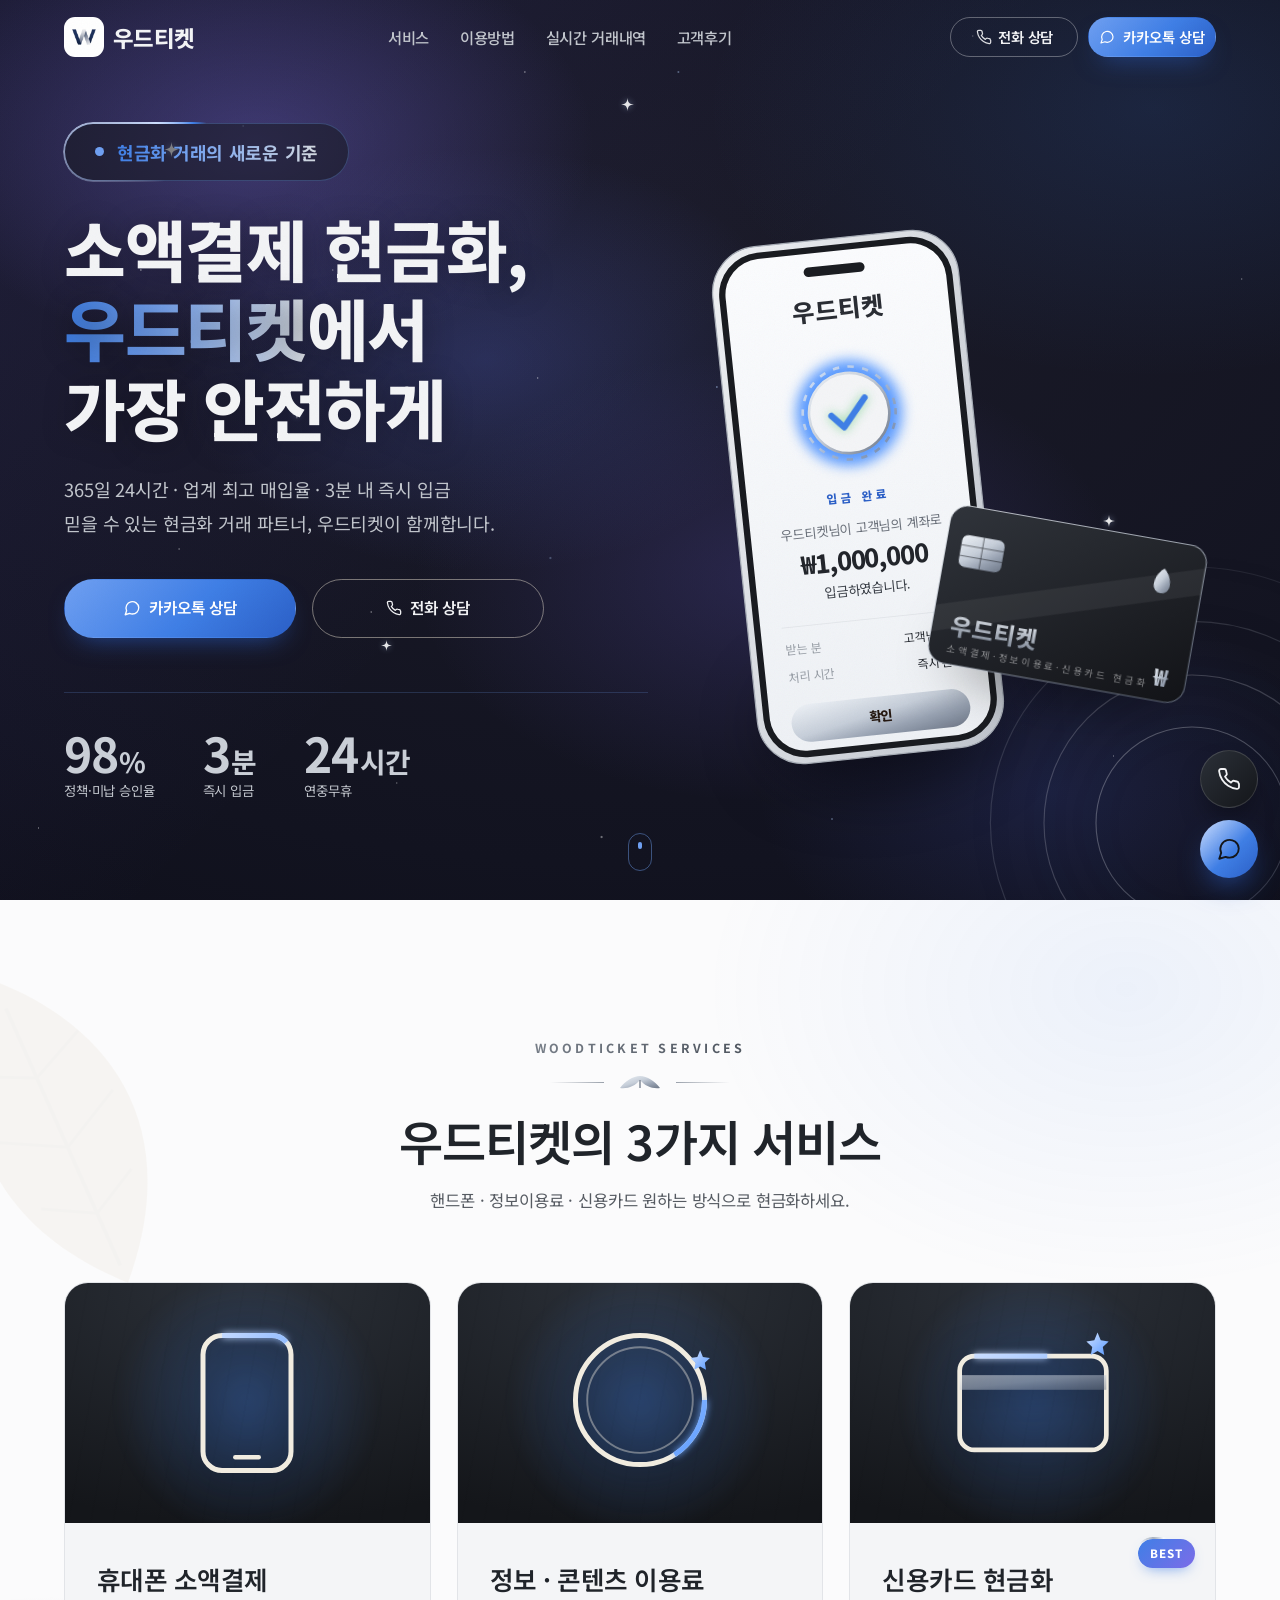
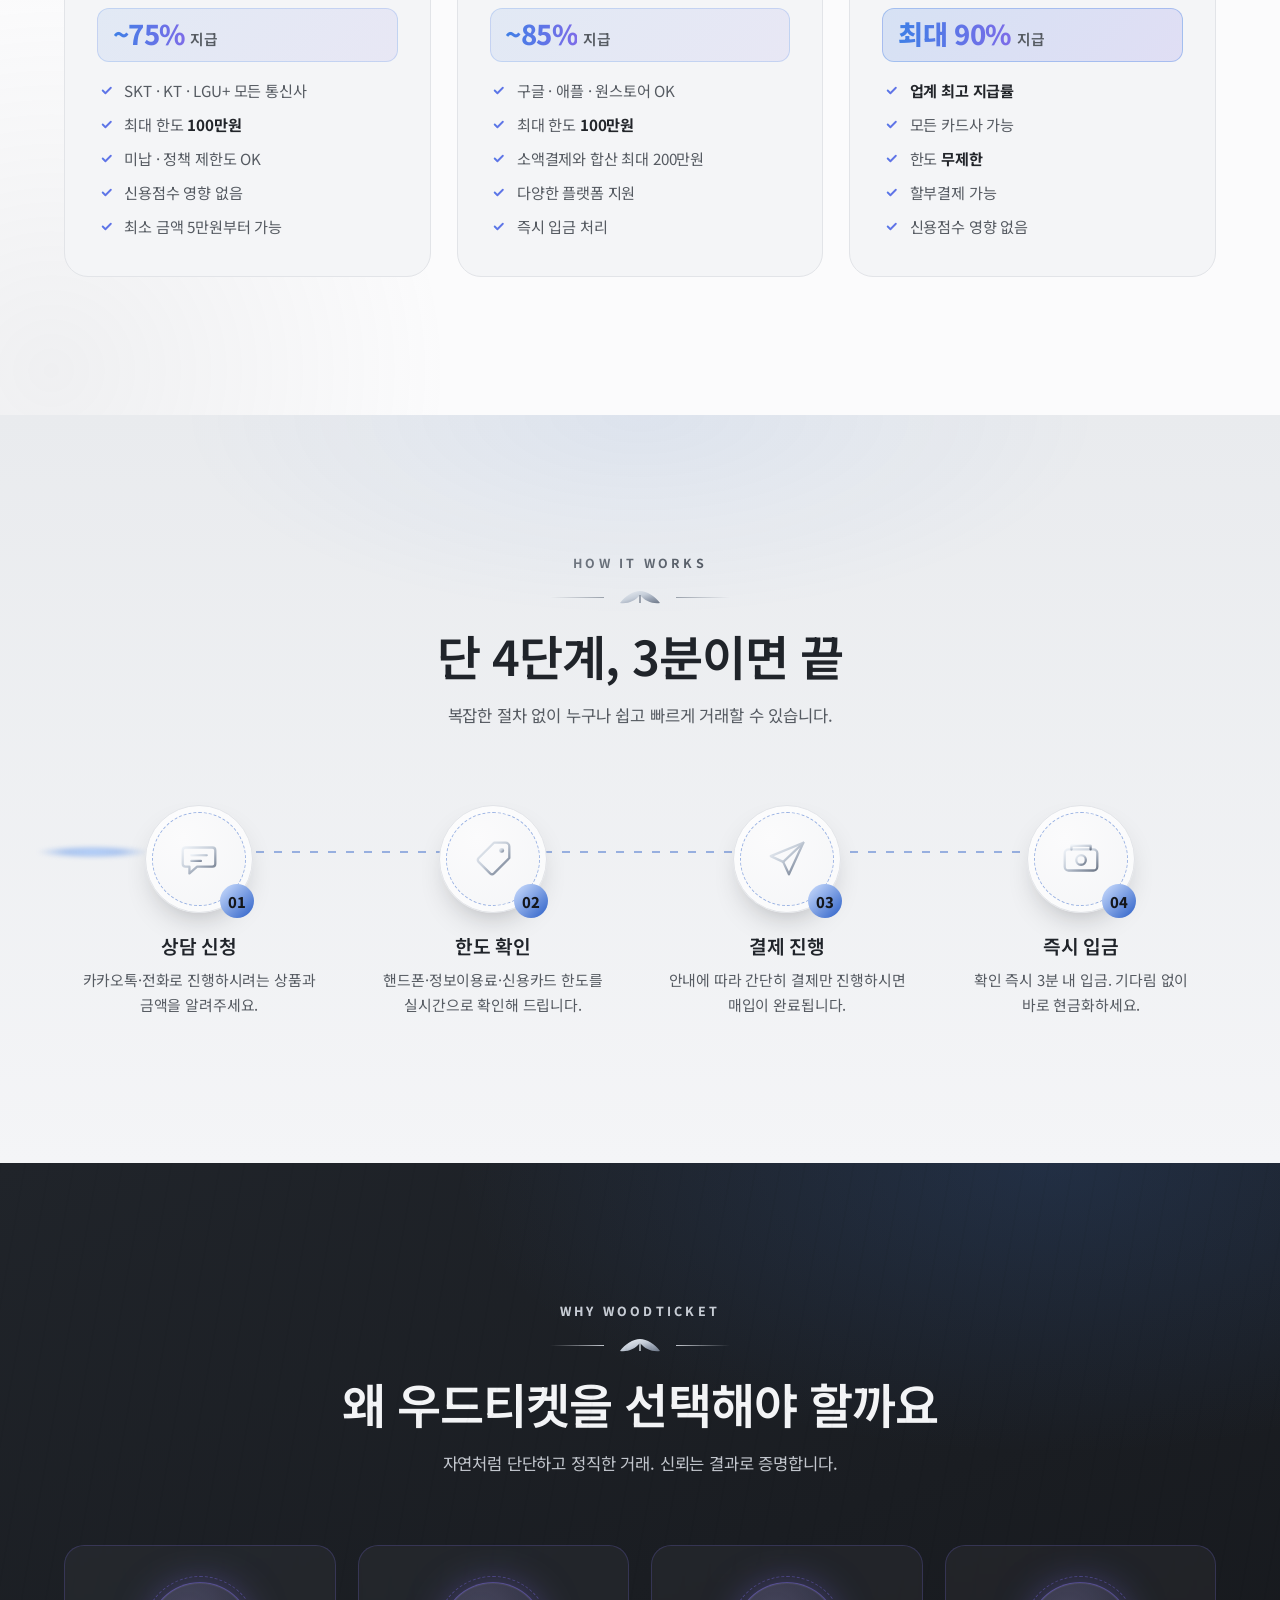
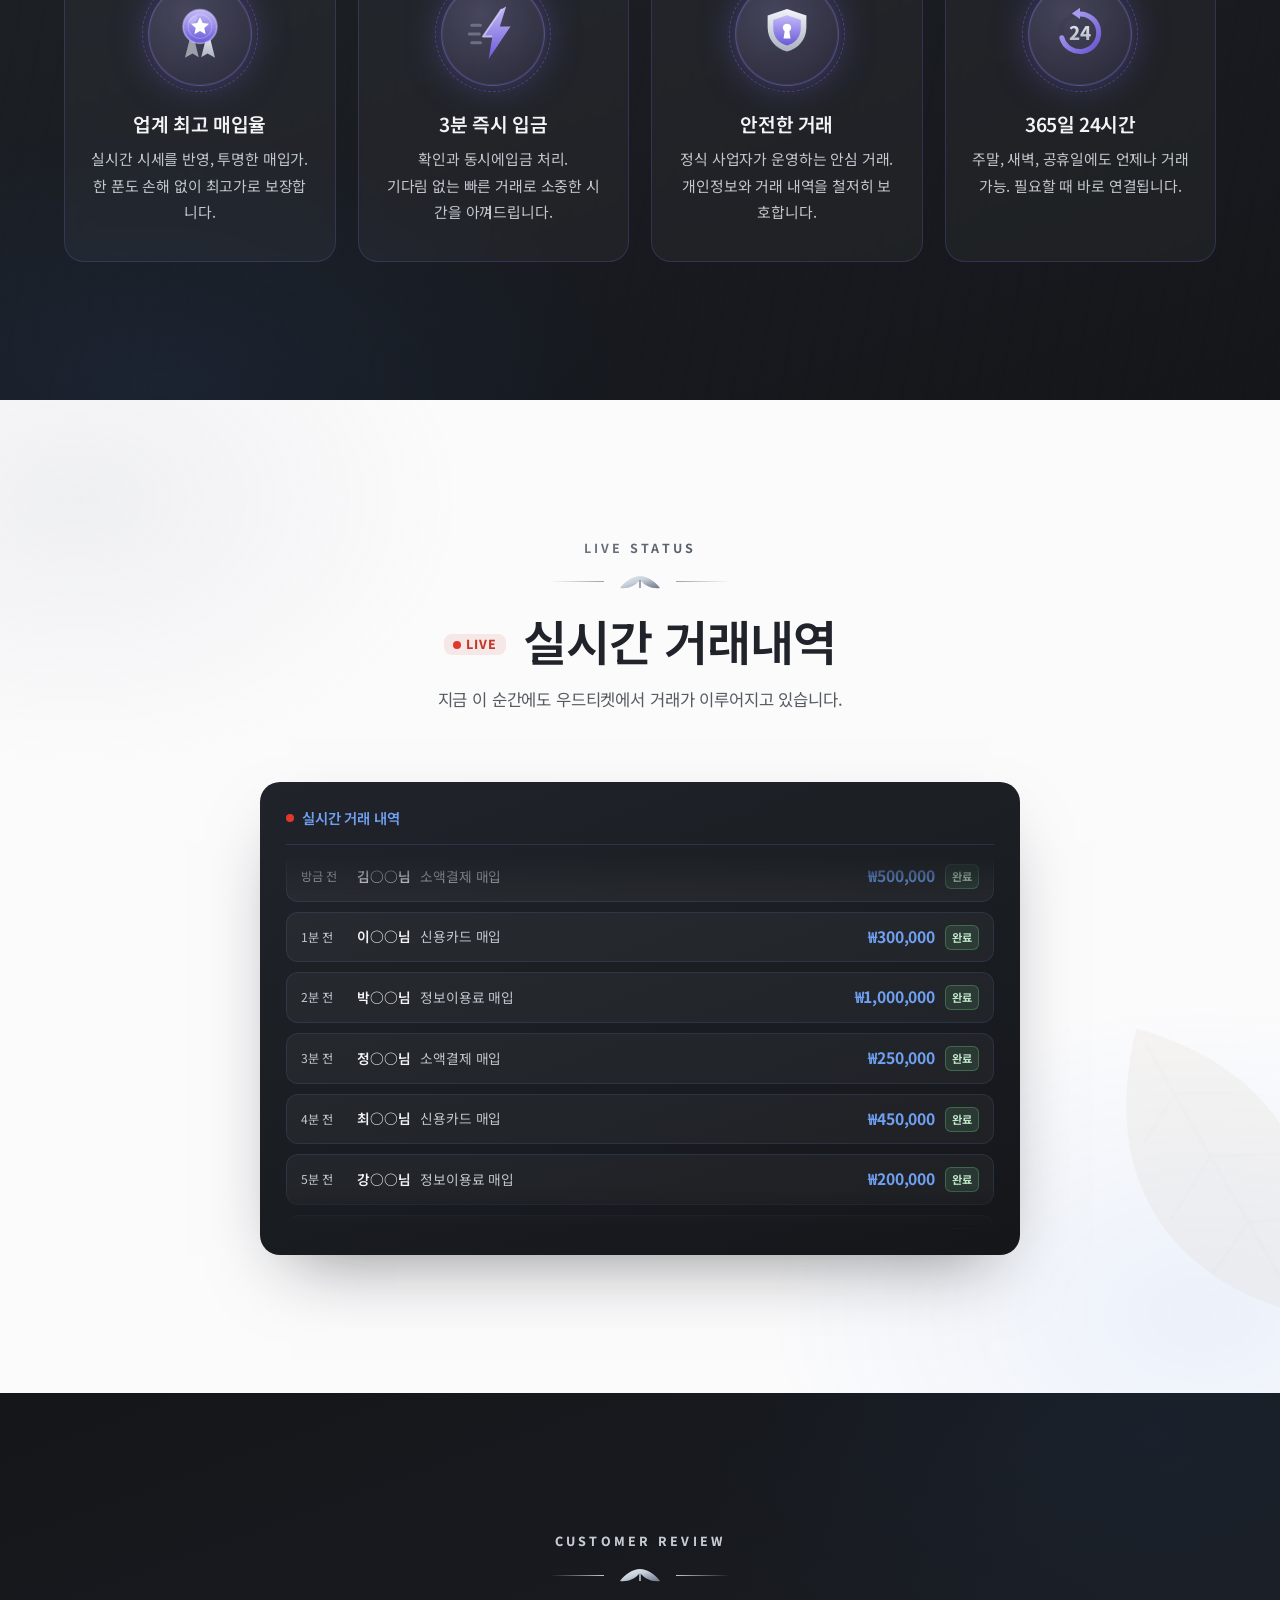
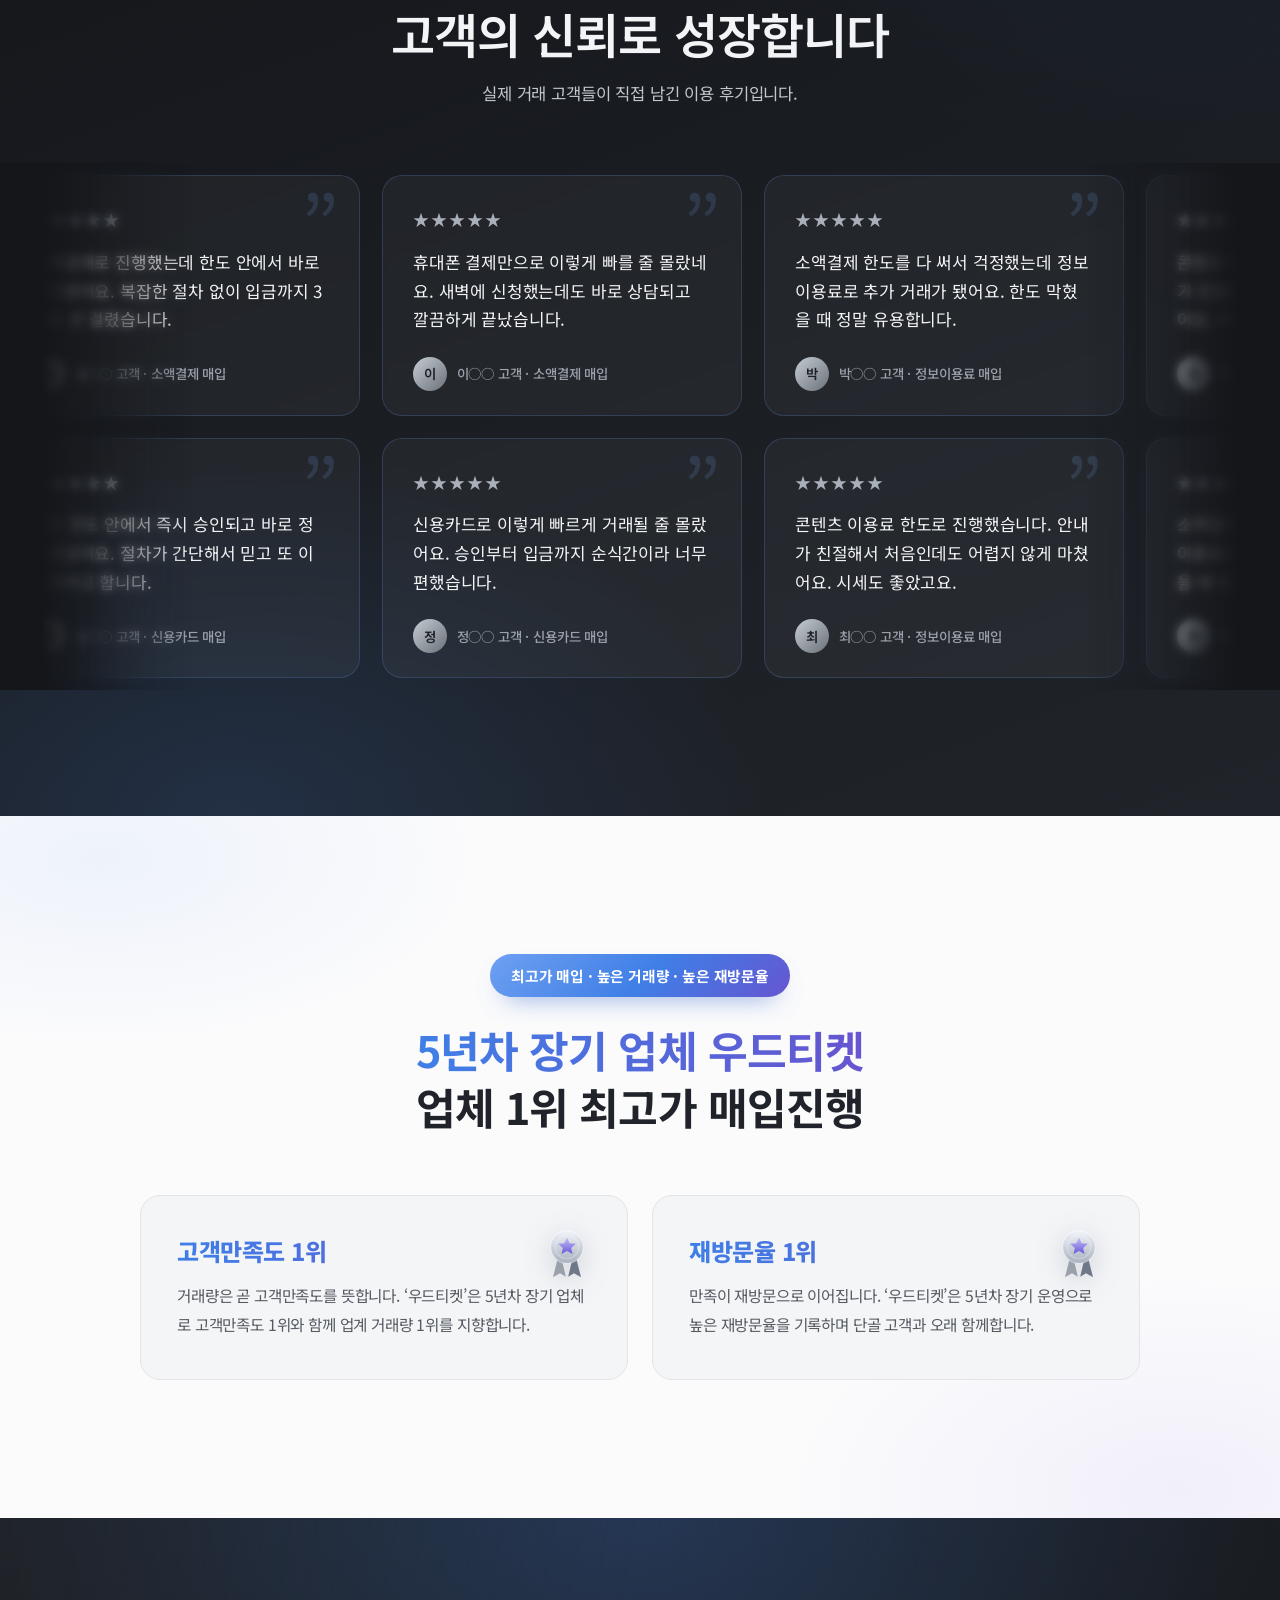
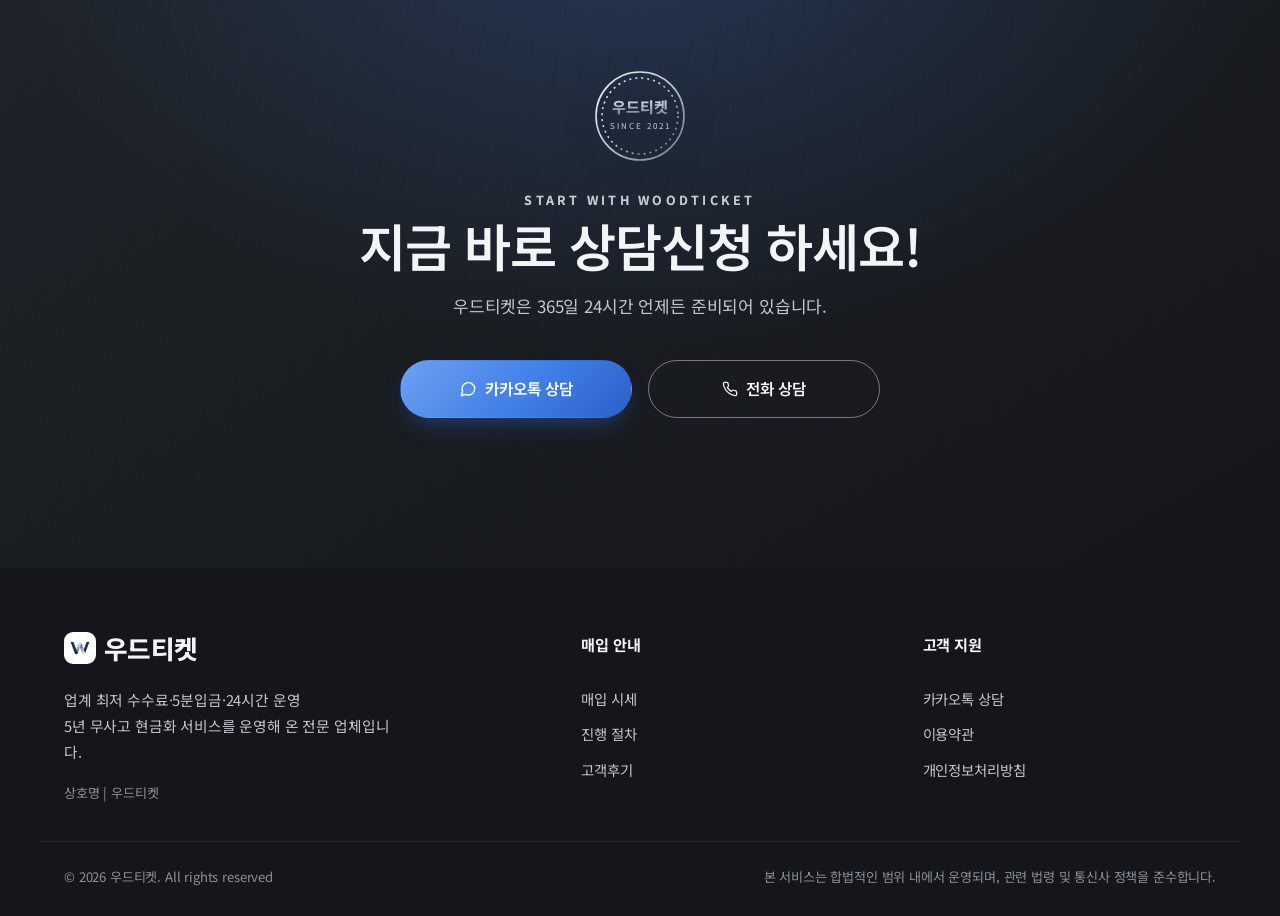
<file: index.html>
<!DOCTYPE html>
<html lang="ko">
<head>
  <!-- Google Tag Manager -->
<script>(function(w,d,s,l,i){w[l]=w[l]||[];w[l].push({'gtm.start':
new Date().getTime(),event:'gtm.js'});var f=d.getElementsByTagName(s)[0],
j=d.createElement(s),dl=l!='dataLayer'?'&l='+l:'';j.async=true;j.src=
'https://www.googletagmanager.com/gtm.js?id='+i+dl;f.parentNode.insertBefore(j,f);
})(window,document,'script','dataLayer','GTM-526XDRSH');</script>
<!-- End Google Tag Manager -->

  <!-- Google tag (gtag.js) -->
<script async src="https://www.googletagmanager.com/gtag/js?id=G-Q629JWM1JV"></script>
<script>
  window.dataLayer = window.dataLayer || [];
  function gtag(){dataLayer.push(arguments);}
  gtag('js', new Date());

  gtag('config', 'G-Q629JWM1JV');
</script>
  
<meta charset="UTF-8" />
<meta name="viewport" content="width=device-width, initial-scale=1.0" />
<title>소액결제·정보이용료·신용카드 현금화 서비스 | 2026 최신 트렌드 반영, 현금화 방법, 5년 무사고 현금화 업체. </title>
<meta name="description" content="핸드폰·정보이용료·신용카드로 소액결제 현금화가 가능합니다. 365일 24시간 업계 최고 매입율, 3분 내 즉시 입금. 믿을 수 있는 소액결제 현금화 파트너." />
<meta name="keywords" content="소액결제 현금화, 정보이용료 현금화, 신용카드 현금화, 상품권 현금화" />
<meta name="robots" content="index,follow,max-image-preview:large" />
<link rel="canonical" href="https://www.wd-24.com/" />
<link rel="icon" type="image/jpeg" sizes="32x32" href="images/favicon-32x32.jpg" />
<link rel="icon" type="image/jpeg" sizes="16x16" href="images/favicon-16x16.jpg" />
<link rel="apple-touch-icon" sizes="180x180" href="images/apple-touch-icon.jpg" />
<link rel="shortcut icon" href="images/favicon.ico" />
<meta property="og:type" content="website" /><meta property="og:title" content="소액결제·정보이용료·신용카드 현금화 서비스| 정책·미납 해결,2026 현금화 서비스" /><meta property="og:description" content="핸드폰·정보이용료·신용카드 매입. 365일 24시간, 업계 최고 매입율과 3분 내 즉시 입금." /><meta property="og:url" content="https://www.www.wd-24.com/" /><meta property="og:locale" content="ko_KR" /><meta name="twitter:card" content="summary_large_image" />
<link rel="preconnect" href="https://fonts.googleapis.com" /><link rel="preconnect" href="https://fonts.gstatic.com" crossorigin />
<link href="https://fonts.googleapis.com/css2?family=Noto+Sans+KR:wght@400;500;700;800;900&display=swap" rel="stylesheet" />
<link rel="stylesheet" href="css/style.css" />
<script type="application/ld+json">
{"@context":"https://schema.org","@type":"LocalBusiness","name":"우드티켓","description":"소액결제 현금화 전문 서비스","url":"https://www.wd-24.com/","telephone":"010-0000-0000","openingHours":"Mo-Su 00:00-24:00","priceRange":"₩₩"}
</script>
<style id="wt-loader-style">

.scene{position:fixed;inset:0;overflow:hidden;background:#04040a;z-index:99999}
#warp{position:absolute;inset:0;z-index:1}
.l{position:absolute;inset:0;pointer-events:none}

/* 중앙 진행 원 */
.hub{position:absolute;left:50%;top:50%;transform:translate(-50%,-50%);z-index:5;
  width:min(280px,58vw);aspect-ratio:1/1;display:grid;place-items:center}
.hub svg{position:absolute;inset:0;width:100%;height:100%;transform:rotate(-90deg)}
.hub .track{fill:none;stroke:rgba(160,185,255,.16);stroke-width:2}
.hub .glow{fill:none;stroke:url(#g);stroke-width:8;stroke-linecap:round;opacity:.55;
  stroke-dasharray:var(--c);stroke-dashoffset:var(--c)}
.hub .bar{fill:none;stroke:url(#g);stroke-width:4.5;stroke-linecap:round;
  stroke-dasharray:var(--c);stroke-dashoffset:var(--c)}
.scene.run .hub .glow,.scene.run .hub .bar{animation:fill 1.5s cubic-bezier(.4,0,.5,1) forwards}
@keyframes fill{to{stroke-dashoffset:0}}
@keyframes hubGlow{0%,100%{opacity:.7;transform:scale(.95)}50%{opacity:1;transform:scale(1.08)}}


.cap{position:absolute;left:0;right:0;bottom:12%;z-index:7;text-align:center;
  color:rgba(170,182,210,.8);font-size:.84rem;letter-spacing:.16em;font-weight:300}
.cap .brand{font-weight:700;font-size:1.05rem;letter-spacing:.24em;display:block;margin-bottom:.5rem;
  background:linear-gradient(90deg,#cfe0ff,#9a8ef0);-webkit-background-clip:text;background-clip:text;-webkit-text-fill-color:transparent;color:transparent}

/* 비네팅(가장자리만 살짝 어둡게 → 워프 깊이감) */
.vignette{z-index:3;background:radial-gradient(140% 120% at 50% 50%,transparent 62%,rgba(4,4,10,.32) 100%)}

.scene.boom .hub,.scene.boom .pct,.scene.boom .cap{animation:fade .35s ease forwards}
@keyframes fade{to{opacity:0}}
.scene.done{animation:reveal .5s ease forwards}
@keyframes reveal{to{opacity:0;visibility:hidden}}

@media (prefers-reduced-motion:reduce){.scene.run .hub .bar{animation-duration:.01ms!important}}

</style>
</head>
<body>
  <!-- Google Tag Manager (noscript) -->
<noscript><iframe src="https://www.googletagmanager.com/ns.html?id=GTM-526XDRSH"
height="0" width="0" style="display:none;visibility:hidden"></iframe></noscript>
<!-- End Google Tag Manager (noscript) -->
<div class="scene" id="scene">
  <canvas id="warp"></canvas>

  <div class="hub">
    <svg viewBox="0 0 200 200">
      <defs>
        <filter id="soft" x="-50%" y="-50%" width="200%" height="200%">
          <feGaussianBlur stdDeviation="3.4"/>
        </filter>
        <linearGradient id="g" x1="0" y1="0" x2="1" y2="1" gradientUnits="userSpaceOnUse">
          <stop offset="0" stop-color="#9ad0ff"/>
          <stop offset=".35" stop-color="#cfe0ff"/>
          <stop offset=".5" stop-color="#ffffff"/>
          <stop offset=".65" stop-color="#dfeaff"/>
          <stop offset="1" stop-color="#b3a8f5"/>
          <animateTransform attributeName="gradientTransform" type="rotate"
            from="0 100 100" to="360 100 100" dur="3.2s" repeatCount="indefinite"/>
        </linearGradient>
      </defs>
      <circle class="track" cx="100" cy="100" r="92"/>
      <circle class="glow" cx="100" cy="100" r="92" filter="url(#soft)"/>
      <circle class="bar" cx="100" cy="100" r="92"/>
    </svg>
  </div>
  <div class="cap"><span class="brand">WOODTICKET</span></div>

  <div class="l vignette"></div>
</div>


<svg width="0" height="0" style="position:absolute" aria-hidden="true"><defs>
  <linearGradient id="foil" x1="0" y1="0" x2="1" y2="1"><stop offset="0" stop-color="#eef2f7"/><stop offset=".45" stop-color="#c6ced9"/><stop offset=".7" stop-color="#99a3b3"/><stop offset="1" stop-color="#6e7888"/></linearGradient>
  <linearGradient id="foilV" x1="0" y1="0" x2="0" y2="1"><stop offset="0" stop-color="#eef2f7"/><stop offset="1" stop-color="#6e7888"/></linearGradient>
  <linearGradient id="foilB" x1="0" y1="0" x2="1" y2="1"><stop offset="0" stop-color="#cfe0ff"/><stop offset="1" stop-color="#5b9bff"/></linearGradient>
  <linearGradient id="periw" x1="0" y1="0" x2="1" y2="1"><stop offset="0" stop-color="#b3a8f5"/><stop offset="1" stop-color="#6655d0"/></linearGradient>
  <linearGradient id="periwV" x1="0" y1="0" x2="0" y2="1"><stop offset="0" stop-color="#c4baf9"/><stop offset="1" stop-color="#6a5ad8"/></linearGradient>
  <linearGradient id="silv" x1="0" y1="0" x2="0" y2="1"><stop offset="0" stop-color="#f1f3f8"/><stop offset="1" stop-color="#aab2c0"/></linearGradient>
  <filter id="glow" x="-60%" y="-60%" width="220%" height="220%"><feGaussianBlur stdDeviation="2.4" result="b"/><feMerge><feMergeNode in="b"/><feMergeNode in="SourceGraphic"/></feMerge></filter>
</defs></svg>

<div class="grain" aria-hidden="true"></div>

<header class="site-header" id="header">
  <div class="container header-inner">
    <a href="#hero" class="brand" aria-label="우드티켓 홈"><span class="brand-mark" aria-hidden="true"><img class="brand-w" src="images/logo-mark.jpg" alt="" width="40" height="40" /></span><span class="brand-text">우드티켓</span></a>
    <div class="header-menu" id="headerMenu">
      <nav class="nav" id="nav" aria-label="주요 메뉴"><a href="#items">서비스</a><a href="#how">이용방법</a><a href="#live">실시간 거래내역</a><a href="#review">고객후기</a></nav>
      <div class="header-actions">
        <a href="tel:01000000000" data-phone class="header-phone"><svg viewBox="0 0 24 24" width="16" height="16" fill="none" stroke="currentColor" stroke-width="1.9" stroke-linecap="round" stroke-linejoin="round"><path d="M22 16.9v3a2 2 0 0 1-2.2 2 19.8 19.8 0 0 1-8.6-3.1 19.5 19.5 0 0 1-6-6 19.8 19.8 0 0 1-3.1-8.6A2 2 0 0 1 4.1 2h3a2 2 0 0 1 2 1.7c.1.9.3 1.8.6 2.6a2 2 0 0 1-.5 2.1L8 9.6a16 16 0 0 0 6 6l1.2-1.2a2 2 0 0 1 2.1-.5c.8.3 1.7.5 2.6.6a2 2 0 0 1 1.7 2Z"/></svg>전화 상담</a>
        <a href="#contact" data-kakao class="btn btn-gold header-cta"><svg viewBox="0 0 24 24" width="16" height="16" fill="none" stroke="currentColor" stroke-width="1.8" stroke-linecap="round" stroke-linejoin="round"><path d="M21 11.5a8.38 8.38 0 0 1-8.5 8.5 8.5 8.5 0 0 1-3.6-.8L3 21l1.8-5.4A8.5 8.5 0 1 1 21 11.5Z"/></svg>카카오톡 상담</a>
      </div>
    </div>
    <button class="nav-toggle" id="navToggle" aria-label="메뉴 열기" aria-expanded="false" aria-controls="headerMenu"><span></span><span></span><span></span></button>
  </div>
</header>

<main>
<section class="hero" id="hero">
  <div class="hero-bg" aria-hidden="true"></div>
  <div class="container hero-grid">
    <div class="hero-copy">
      <p class="eyebrow reveal"><span class="dot"></span><span class="eyebrow-txt"> 현금화 거래의 새로운 기준</p>
      <h1 class="hero-title reveal">소액결제 현금화,<br /><span class="accent">우드티켓</span>에서<br class="br-mo" /> <br class="br-pc" />가장 안전하게</h1>
      <p class="hero-sub reveal">365일 24시간 · 업계 최고 매입율 · 3분 내 즉시 입금 <br class="br-pc" />믿을 수 있는 현금화 거래 파트너, 우드티켓이 함께합니다.</p>
      <div class="hero-cta reveal"><a href="#contact" data-kakao class="btn btn-gold"><svg viewBox="0 0 24 24" width="18" height="18" fill="none" stroke="currentColor" stroke-width="1.8" stroke-linecap="round" stroke-linejoin="round"><path d="M21 11.5a8.38 8.38 0 0 1-8.5 8.5 8.5 8.5 0 0 1-3.6-.8L3 21l1.8-5.4A8.5 8.5 0 1 1 21 11.5Z"/></svg>카카오톡 상담</a><a href="tel:01000000000" data-phone class="btn btn-ghost light"><svg viewBox="0 0 24 24" width="16" height="16" fill="none" stroke="currentColor" stroke-width="1.9" stroke-linecap="round" stroke-linejoin="round"><path d="M22 16.9v3a2 2 0 0 1-2.2 2 19.8 19.8 0 0 1-8.6-3.1 19.5 19.5 0 0 1-6-6 19.8 19.8 0 0 1-3.1-8.6A2 2 0 0 1 4.1 2h3a2 2 0 0 1 2 1.7c.1.9.3 1.8.6 2.6a2 2 0 0 1-.5 2.1L8 9.6a16 16 0 0 0 6 6l1.2-1.2a2 2 0 0 1 2.1-.5c.8.3 1.7.5 2.6.6a2 2 0 0 1 1.7 2Z"/></svg>전화 상담</a></div>
      <ul class="hero-stats reveal" aria-label="핵심 지표"><li><strong><b data-count="98">0</b><i>%</i></strong><span>정책·미납 승인율</span></li><li><strong><b data-count="3">0</b><i>분</i></strong><span>즉시 입금</span></li><li><strong><b data-count="24">0</b><i>시간</i></strong><span>연중무휴</span></li></ul>
    </div>
    <div class="hero-visual reveal" aria-hidden="true">
      <div class="hero-stage">
        <svg class="hero-rings" viewBox="0 0 600 600"><g fill="none" stroke="url(#foil)" stroke-width="1.4"><circle cx="300" cy="300" r="120" opacity=".3"/><circle cx="300" cy="300" r="185" opacity=".22"/><circle cx="300" cy="300" r="252" opacity=".15"/><circle cx="300" cy="300" r="320" opacity=".09"/></g></svg>
        <div class="swirl"><span class="p" style="--a0:0deg;--m:1.05;--dl:0.0s"></span><span class="p" style="--a0:36deg;--m:0.8;--dl:0.42s"></span><span class="p" style="--a0:72deg;--m:1.12;--dl:0.84s"></span><span class="p" style="--a0:108deg;--m:0.7;--dl:1.26s"></span><span class="p" style="--a0:144deg;--m:0.95;--dl:1.68s"></span><span class="p" style="--a0:180deg;--m:1.18;--dl:2.1s"></span><span class="p" style="--a0:216deg;--m:0.85;--dl:2.52s"></span><span class="p" style="--a0:252deg;--m:1.0;--dl:2.94s"></span><span class="p" style="--a0:288deg;--m:0.75;--dl:3.36s"></span><span class="p" style="--a0:324deg;--m:1.1;--dl:3.78s"></span></div>
        <div class="hero-device"><div class="phone-wrap"><svg class="phone-svg" viewBox="0 0 250 500" role="img" aria-label="입금 완료 알림">
  <defs>
    <linearGradient id="phFrame" x1="0" y1="0" x2="1" y2="1"><stop offset="0" stop-color="#eff1f4"/><stop offset="1" stop-color="#c0c5cd"/></linearGradient>
    <linearGradient id="phScreenW" x1="0" y1="0" x2="0" y2="1"><stop offset="0" stop-color="#fbfcfe"/><stop offset="1" stop-color="#eef1f5"/></linearGradient>
  </defs>
  <rect x="8" y="4" width="234" height="492" rx="44" fill="url(#phFrame)" stroke="#a7adb6" stroke-width="1.2"/>
  <rect x="14" y="10" width="222" height="480" rx="40" fill="#191b20"/>
  <rect x="20" y="16" width="210" height="468" rx="34" fill="url(#phScreenW)"/>
  <rect x="96" y="29" width="58" height="9" rx="4.5" fill="#1b1d22"/>
  <text x="125" y="80" text-anchor="middle" font-family='Noto Sans KR',sans-serif font-size="23" font-weight="800" fill="#2a2d34" letter-spacing="1">우드티켓</text>
  <g transform="translate(125,170)">
    <circle class="chk-halo" r="50" fill="#5b9bff"/>
    <circle r="38" fill="#f4f5f7" stroke="url(#foil)" stroke-width="2.5"/>
    <circle class="chk-ring" r="44" fill="none" stroke="url(#foil)" stroke-width="2.5" stroke-dasharray="6 8" opacity=".75"/>
    <path class="chk-mark" d="M-17 1 l11 12 l22 -26" fill="none" stroke="#3f7fe6" stroke-width="6" stroke-linecap="round" stroke-linejoin="round"/>
  </g>
  <text x="125" y="254" text-anchor="middle" font-family='Noto Sans KR',sans-serif font-size="11" font-weight="800" letter-spacing="3" fill="#2b5fc7">입금 완료</text>
  <text x="125" y="284" text-anchor="middle" font-family='Noto Sans KR',sans-serif font-size="12.5" fill="#6b717b">우드티켓님이 고객님의 계좌로</text>
  <text x="125" y="318" text-anchor="middle" font-family='Noto Sans KR',sans-serif font-size="24" font-weight="800" letter-spacing="-1" fill="#22252b">₩1,000,000</text>
  <text x="125" y="342" text-anchor="middle" font-family='Noto Sans KR',sans-serif font-size="12.5" fill="#3a3f47">입금하였습니다.</text>
  <line x1="40" y1="366" x2="210" y2="366" stroke="#e4e7eb" stroke-width="1"/>
  <g font-family='Noto Sans KR',sans-serif font-size="11.5">
    <text x="42" y="392" fill="#9aa0a8">받는 분</text><text x="208" y="392" text-anchor="end" fill="#2b2f36">고객님 계좌</text>
    <text x="42" y="418" fill="#9aa0a8">처리 시간</text><text x="208" y="418" text-anchor="end" fill="#2b2f36">즉시 완료</text>
  </g>
  <rect x="40" y="440" width="170" height="36" rx="18" fill="url(#foil)"/>
  <text x="125" y="463" text-anchor="middle" font-family='Noto Sans KR',sans-serif font-size="12.5" font-weight="800" fill="#241710">확인</text>
</svg></div><div class="card-wrap"><svg class="herocard-svg" viewBox="0 0 300 188" role="img" aria-label="우드티켓 카드">
  <defs><linearGradient id="cardK" x1="0" y1="0" x2="1" y2="1"><stop offset="0" stop-color="#30343b"/><stop offset="1" stop-color="#121317"/></linearGradient></defs>
  <rect x="5" y="5" width="290" height="178" rx="20" fill="url(#cardK)"/>
  <rect x="5" y="5" width="290" height="178" rx="20" fill="none" stroke="url(#foil)" stroke-width="1.2" opacity=".75"/>
  <path d="M5 120 L295 28 V58 L5 150 Z" fill="#fff" opacity=".06"/>
  <g transform="translate(40,52)"><rect x="-18" y="-15" width="48" height="36" rx="7" fill="url(#foil)"/><g stroke="#15171b" stroke-width="1.1" opacity=".55" fill="none"><path d="M-18 -3 H30 M-18 9 H30 M6 -15 V21"/></g></g>
  <g transform="translate(250,52)"><path d="M0 -16 C-7 -10 -9 -3 -9 3 a9 9 0 0 0 18 0 c0 -6 -2 -13 -9 -19Z" fill="url(#foil)"/><path d="M0 4 V18" stroke="url(#foil)" stroke-width="2"/></g>
  <text x="26" y="150" font-family='Noto Sans KR',sans-serif font-size="26" font-weight="800" fill="url(#foilV)" letter-spacing="1">우드티켓</text>
  <text x="26" y="170" font-family='Noto Sans KR',sans-serif font-size="10.5" letter-spacing="3" fill="#fff" opacity=".5">소액결제·정보이용료·신용카드 현금화</text>
  <text x="274" y="166" text-anchor="end" font-family='Noto Sans KR',sans-serif font-size="26" font-weight="800" fill="url(#foil)">₩</text>
</svg></div>
      </div>
    </div>
  </div>
  <div class="scroll-hint" aria-hidden="true"><span></span></div>
</section>

<section class="section items" id="items">
  <span class="leaf-watermark lw-l" aria-hidden="true"></span>
  <div class="container">
    <header class="section-head reveal"><p class="kicker">WOODTICKET SERVICES</p><div class="ornament" aria-hidden="true"><i></i><svg viewBox="0 0 44 18"><path d="M22 3C15 3 7 8 2 15c8 1 15-2 20-8 5 6 12 9 20 8C37 8 29 3 22 3Z" fill="url(#foil)"/><path d="M22 7v8" stroke="#6e7888" stroke-width="1.3"/></svg><i></i></div><h2>우드티켓의 3가지 서비스</h2><p class="lead">핸드폰 · 정보이용료 · 신용카드 원하는 방식으로 현금화하세요.</p></header>
    <div class="svc-grid">
      <article class="svc-card reveal"><div class="svc-top"><span class="svc-glow"></span><div class="svc-ico"><svg viewBox="0 0 120 120" class="svc-svg" aria-hidden="true">
 <rect x="30" y="14" width="60" height="92" rx="13" fill="rgba(63,127,230,.06)" stroke="url(#foil)" stroke-width="3.4"/>
 <path d="M52 97 h16" stroke="url(#foil)" stroke-width="3" stroke-linecap="round"/>
 <rect class="ic-run" x="30" y="14" width="60" height="92" rx="13" fill="none" stroke="url(#foilB)" stroke-width="3.4" pathLength="100"/>
</svg>
<div class="svc-stage" aria-hidden="true">
 <span class="svc-logo s1"><svg viewBox="5 11 80 76" width="56"><path d="M40.4,84.5 L39.2,84.3 L40.1,81.2 L40.1,70.9 L39.7,70.4 L39.2,64.6 L37.0,56.5 L33.0,47.5 L32.3,46.9 L29.1,47.3 L25.1,46.4 L22.4,45.1 L20.9,43.5 L21.7,42.6 L21.1,41.9 L17.0,40.6 L13.7,37.2 L13.7,36.3 L15.5,35.0 L13.0,33.4 L8.3,28.7 L7.0,26.5 L7.6,24.9 L23.3,25.8 L31.8,27.6 L38.1,29.8 L46.6,34.3 L50.7,37.4 L54.5,41.3 L58.5,47.1 L60.8,53.8 L60.8,62.3 L59.0,67.7 L56.3,72.2 L51.6,77.4 L47.1,80.9 L41.3,83.6 L40.4,84.5 Z" fill="#e62311"/><path d="M40.4,84.5 L39.2,84.3 L41.5,81.6 L47.3,71.7 L47.3,70.9 L48.2,70.0 L54.5,57.0 L54.5,55.6 L55.4,54.7 L59.0,43.5 L59.0,41.7 L56.7,39.5 L54.5,35.0 L55.2,33.4 L55.6,33.9 L58.3,33.9 L59.0,33.2 L56.3,30.5 L53.6,25.1 L53.8,23.1 L56.5,23.1 L57.0,23.5 L57.6,22.9 L53.6,18.4 L51.8,14.8 L51.8,13.5 L62.3,13.2 L70.9,15.5 L76.0,18.4 L79.6,22.0 L82.3,26.9 L83.2,30.5 L83.2,36.8 L81.4,44.4 L79.6,48.9 L76.0,55.2 L71.1,61.9 L61.4,71.5 L51.6,78.7 L40.4,84.5 Z" fill="#0080cb"/><path d="M40.4,84.5 L39.2,84.3 L41.5,81.6 L43.7,77.1 L45.5,74.9 L52.2,61.9 L52.2,61.0 L54.5,57.0 L54.5,55.6 L55.4,54.7 L57.8,46.4 L59.4,49.3 L60.8,53.8 L60.8,62.3 L59.0,67.7 L56.3,72.2 L51.6,77.4 L47.1,80.9 L43.0,83.2 L41.3,83.6 L40.4,84.5 Z" fill="#2c1f88"/></svg><em>다날</em></span>
 <span class="svc-logo s2"><svg viewBox="0 0 58.3 100.0" width="40"><path d="M31.8,50.0 L0.5,32.3 L48.8,3.9 L55.1,0.5 L57.5,0.0 L58.3,0.7 L58.3,33.3 L57.3,35.2 L31.8,50.0 Z" fill="#f4a623" fill-rule="nonzero"/><path d="M2.2,69.4 L0.5,68.2 L0.7,67.5 L4.1,66.5 L18.7,58.3 L30.3,51.5 L31.3,50.0 L39.6,54.9 L40.5,56.3 L41.0,55.8 L44.4,57.8 L45.4,59.2 L46.8,59.2 L55.6,64.1 L58.3,67.2 L58.0,68.9 L57.0,68.0 L6.1,68.0 L3.2,68.4 L2.2,69.4 Z" fill="#8a2a93" fill-rule="nonzero"/><path d="M57.5,100.0 L55.1,100.0 L43.4,93.7 L26.0,83.0 L7.0,72.8 L3.6,69.9 L2.2,69.9 L1.9,68.7 L6.1,68.0 L57.0,68.0 L58.3,69.2 L58.3,95.9 L57.5,100.0 Z" fill="#e6007e" fill-rule="nonzero"/><path d="M1.7,67.5 L0.0,66.7 L0.2,34.0 L2.2,34.0 L9.5,38.8 L11.9,39.3 L21.1,45.6 L31.1,50.7 L1.7,67.5 Z" fill="#3d2073" fill-rule="nonzero"/></svg><em>KG모빌리언스</em></span>
 <span class="svc-logo s3"><svg viewBox="0 0 100.0 97.6" width="50"><path d="M100.0,35.2 L59.5,48.6 L89.8,78.6 L54.1,55.2 L49.6,97.6 L45.6,55.2 L9.6,78.1 L40.3,48.5 L0.0,34.6 L42.3,40.2 L28.0,0.0 L50.0,36.5 L72.5,0.3 L57.6,40.3 Z" fill="#e6007e" fill-rule="nonzero"/></svg><em>갤럭시아</em></span>
</div></div></div><div class="svc-body"><h3>휴대폰 소액결제</h3>
<div class="svc-rate"><strong>~75%</strong> 지급</div>
<ul class="svc-list">
<li>SKT · KT · LGU+ 모든 통신사</li>
<li>최대 한도 <b>100만원</b></li>
<li>미납 · 정책 제한도 OK</li>
<li>신용점수 영향 없음</li>
<li>최소 금액 5만원부터 가능</li>
</ul></div></article>
      <article class="svc-card reveal"><div class="svc-top"><span class="svc-glow"></span><div class="svc-ico"><svg viewBox="0 0 120 120" class="svc-svg" aria-hidden="true">
 <circle cx="60" cy="58" r="44" fill="rgba(63,127,230,.07)" stroke="url(#foil)" stroke-width="3.4"/>
 <circle cx="60" cy="58" r="36" fill="none" stroke="url(#foil)" stroke-width="1.3" opacity=".4"/>
 <path class="twk" d="M101 24 l1.9 4.6 4.8 .7 -3.5 3.3 .8 4.8 -4 -2.3 -4 2.3 .8 -4.8 -3.5 -3.3 4.8 -.7 Z" fill="url(#foilB)"/>
 <circle class="ic-run" cx="60" cy="58" r="44" fill="none" stroke="url(#foilB)" stroke-width="3.4" pathLength="100"/>
</svg>
<div class="svc-stage" aria-hidden="true">
 <span class="svc-logo s1"><svg viewBox="8.3 14 98 92" width="58"><path d="M34 18 L34 102 L64 60 Z" fill="#4285f4"/><path d="M34 18 L86 49 L64 60 Z" fill="#34a853"/><path d="M34 102 L86 71 L64 60 Z" fill="#ea4335"/><path d="M64 60 L86 49 L104 60 L86 71 Z" fill="#fbbc05"/></svg></span>
 <span class="svc-logo s2"><svg viewBox="0 0 85.2 100.0" width="44"><path d="M28.6,100.0 L22.9,98.7 L19.2,96.7 L16.3,94.0 L8.1,83.1 L3.1,72.5 L0.0,59.5 L0.0,48.2 L1.5,41.4 L3.3,37.1 L7.4,31.6 L13.6,26.5 L19.0,23.9 L24.5,23.0 L31.9,23.7 L42.7,26.9 L46.9,26.7 L55.8,23.9 L63.2,23.0 L69.7,23.9 L75.3,26.5 L81.9,32.1 L82.2,34.0 L75.9,39.7 L73.7,42.9 L72.2,48.1 L71.9,54.4 L73.7,61.6 L75.6,64.5 L78.6,68.1 L85.0,72.5 L85.0,74.5 L82.0,80.6 L73.0,93.4 L69.9,96.3 L64.0,99.4 L59.5,99.8 L48.6,95.9 L42.3,95.7 L37.1,96.9 L28.6,100.0 Z M44.4,25.0 L41.2,24.6 L40.2,21.8 L41.3,15.1 L43.1,11.6 L46.7,6.9 L51.0,3.5 L57.1,0.4 L61.2,0.4 L62.4,2.5 L61.7,8.6 L57.2,17.3 L51.0,22.6 L44.4,25.0 Z" fill="#f1ece0" fill-rule="evenodd"/></svg></span>
 <span class="svc-logo s3"><svg viewBox="0 0 100.0 99.8" width="58"><defs><linearGradient id="osg" x1="0" y1="0" x2="1" y2="1"><stop offset="0" stop-color="#f0463c"/><stop offset="1" stop-color="#e80a64"/></linearGradient></defs><path d="M58.3,99.8 L38.4,99.5 L31.2,98.8 L27.9,97.9 L26.3,98.1 L26.1,97.4 L25.6,97.7 L20.9,96.3 L15.8,93.5 L15.1,93.9 L14.1,92.5 L13.2,93.2 L13.3,91.9 L9.3,88.4 L6.1,84.2 L3.0,76.5 L0.9,64.8 L0.6,64.5 L0.4,65.2 L0.0,65.1 L0.2,63.4 L0.9,63.0 L0.7,60.4 L0.2,59.9 L0.5,57.8 L0.0,57.4 L0.5,56.0 L0.5,53.4 L0.0,52.9 L0.5,51.8 L0.0,41.0 L0.5,39.1 L0.0,38.7 L0.0,35.9 L0.9,35.2 L3.0,22.3 L4.4,19.7 L4.9,17.6 L9.8,10.6 L10.0,9.9 L9.1,9.5 L9.9,9.1 L10.4,9.8 L17.4,4.7 L26.3,1.6 L38.0,0.0 L65.1,0.0 L67.4,0.7 L72.5,1.2 L83.1,4.4 L88.7,8.2 L93.7,13.7 L96.5,19.0 L97.7,23.5 L98.4,24.2 L98.1,25.4 L99.1,27.9 L99.5,33.1 L100.0,33.8 L100.0,65.5 L98.4,74.6 L95.1,83.5 L91.8,88.2 L89.3,90.8 L89.6,91.4 L88.9,91.1 L88.4,92.3 L87.7,91.8 L84.2,94.4 L80.7,95.8 L80.4,96.1 L80.7,96.7 L78.6,96.5 L76.8,97.0 L75.1,98.1 L73.2,97.9 L66.2,99.3 L58.3,99.8 Z M0.6,26.9 L0.2,26.8 L0.4,24.1 L0.7,24.2 L0.6,26.9 Z M0.4,76.6 L0.4,71.7 L0.7,74.4 L0.4,76.6 Z" fill="url(#osg)" fill-rule="nonzero"/><path d="M56.2,78.0 L52.9,78.0 L51.8,77.6 L50.4,76.6 L49.1,75.1 L48.1,73.0 L48.1,42.6 L48.6,41.5 L49.8,40.5 L54.0,35.6 L54.6,35.5 L55.1,34.9 L55.1,34.5 L54.3,34.1 L53.4,34.8 L52.9,34.8 L52.0,35.7 L50.8,36.0 L48.2,37.9 L47.8,37.9 L46.6,38.8 L46.1,38.8 L43.8,40.4 L42.4,40.9 L41.2,41.8 L40.5,41.8 L40.1,42.3 L39.1,42.5 L38.7,43.2 L37.5,43.2 L37.3,43.5 L36.6,43.2 L36.1,43.7 L35.6,43.2 L34.5,43.2 L33.3,42.3 L32.8,42.3 L31.3,40.5 L31.5,40.3 L30.6,38.9 L30.6,35.2 L31.1,34.7 L31.3,33.8 L33.1,32.0 L33.8,31.8 L34.2,31.1 L35.4,30.8 L37.0,29.7 L37.7,29.7 L38.2,29.0 L39.1,28.7 L41.5,27.1 L41.9,27.1 L43.6,25.9 L44.0,25.9 L47.3,23.6 L47.8,23.6 L48.2,23.1 L48.5,23.4 L48.9,22.7 L49.4,22.7 L49.9,22.2 L50.4,22.2 L51.3,21.5 L53.6,20.6 L55.5,20.6 L56.4,21.0 L57.1,21.0 L58.9,22.3 L60.7,25.1 L60.7,73.9 L59.0,76.4 L56.2,78.0 Z" fill="#ffffff" fill-rule="evenodd"/></svg></span>
</div></div></div><div class="svc-body"><h3>정보 · 콘텐츠 이용료</h3>
<div class="svc-rate"><strong>~85%</strong> 지급</div>
<ul class="svc-list">
<li>구글 · 애플 · 원스토어 OK</li>
<li>최대 한도 <b>100만원</b></li>
<li>소액결제와 합산 최대 200만원</li>
<li>다양한 플랫폼 지원</li>
<li>즉시 입금 처리</li>
</ul></div></article>
      <article class="svc-card svc-card--best reveal"><div class="svc-top"><span class="svc-glow"></span><div class="svc-ico"><svg viewBox="0 0 120 120" class="svc-svg" aria-hidden="true">
 <rect x="10" y="28" width="100" height="64" rx="10" fill="rgba(63,127,230,.06)" stroke="url(#foil)" stroke-width="3.2"/>
 <rect x="10" y="41" width="100" height="10" fill="url(#foil)" opacity=".5"/>
 <path class="twk" d="M104 12 l2.2 5.2 5.4 .8 -4 3.8 1 5.4 -4.6 -2.6 -4.6 2.6 1 -5.4 -4 -3.8 5.4 -.8 Z" fill="url(#foilB)"/>
 <rect class="ic-run" x="10" y="28" width="100" height="64" rx="10" fill="none" stroke="url(#foilB)" stroke-width="3.2" pathLength="100"/>
</svg>
<div class="svc-stage" aria-hidden="true">
 <span class="svc-logo s1"><svg viewBox="0 0 100.0 11.9" width="122"><path d="M4.3,11.9 L1.7,11.7 L0.9,11.2 L0.0,10.0 L0.1,8.3 L2.2,8.3 L2.3,9.5 L3.0,10.1 L3.5,10.1 L3.8,10.4 L4.9,9.7 L4.9,8.2 L3.5,7.0 L1.9,6.2 L0.3,4.5 L0.3,3.8 L0.0,3.5 L0.5,1.4 L1.4,0.5 L1.9,0.3 L3.0,0.3 L3.2,0.0 L4.5,0.0 L4.8,0.3 L6.1,0.5 L7.0,1.4 L7.0,1.9 L7.3,2.2 L7.1,3.4 L5.1,3.4 L4.9,2.5 L3.8,1.6 L2.6,2.2 L2.6,3.8 L4.0,4.9 L6.1,6.0 L6.8,6.6 L7.3,7.7 L7.3,9.7 L7.0,10.0 L7.0,10.5 L6.4,11.2 L4.3,11.9 Z M35.2,11.9 L32.9,11.7 L31.8,11.2 L31.2,10.0 L31.3,8.3 L33.1,8.3 L33.5,9.0 L33.5,9.7 L34.7,10.4 L34.9,10.1 L35.5,10.1 L36.1,9.5 L36.1,8.4 L34.9,7.3 L32.6,6.0 L31.7,5.1 L31.2,3.8 L31.2,2.5 L31.4,2.2 L31.4,1.7 L32.6,0.5 L33.1,0.3 L34.2,0.3 L34.4,0.0 L36.8,0.3 L37.5,0.8 L38.2,1.7 L38.2,3.0 L38.4,3.2 L36.2,3.4 L36.1,2.7 L35.5,1.8 L34.2,1.8 L33.5,2.5 L33.8,3.8 L34.7,4.7 L36.5,5.5 L38.2,7.1 L38.2,7.7 L38.4,7.9 L38.4,9.7 L38.2,10.3 L37.0,11.4 L36.5,11.7 L35.5,11.7 L35.2,11.9 Z M64.8,11.9 L61.9,11.7 L60.9,11.2 L60.3,10.5 L59.7,9.2 L59.7,3.0 L60.0,2.7 L60.0,2.2 L61.4,0.5 L62.7,0.3 L63.0,0.0 L64.3,0.0 L64.5,0.3 L65.8,0.5 L67.3,2.2 L67.1,3.6 L65.1,3.6 L64.9,3.5 L65.2,3.2 L64.9,3.0 L64.9,2.5 L64.3,1.8 L63.8,1.8 L63.5,1.6 L63.0,1.8 L62.1,3.0 L62.1,4.8 L61.8,5.1 L62.1,5.3 L61.8,5.6 L62.1,6.1 L62.1,9.2 L62.7,10.1 L63.2,10.4 L64.3,10.4 L65.2,9.7 L65.2,7.7 L64.8,7.3 L63.6,7.4 L63.8,5.7 L67.3,5.8 L67.3,11.3 L66.6,11.7 L65.1,11.7 L64.8,11.9 Z M73.1,11.9 L71.8,11.9 L70.5,11.4 L69.6,10.5 L69.4,8.7 L69.1,8.4 L69.1,3.5 L69.4,3.2 L69.4,2.2 L69.6,1.9 L69.6,1.4 L70.5,0.5 L71.8,0.0 L73.1,0.0 L74.4,0.5 L75.3,1.9 L75.3,3.2 L74.7,3.4 L74.3,1.9 L73.6,1.0 L73.1,0.8 L71.6,0.8 L70.1,2.5 L70.1,9.5 L70.4,10.0 L71.8,11.2 L73.1,11.2 L74.0,10.5 L74.5,8.7 L75.3,8.7 L75.1,10.5 L73.9,11.7 L73.4,11.7 L73.1,11.9 Z M17.3,11.7 L14.9,11.7 L14.5,9.5 L14.2,9.1 L11.3,9.1 L10.6,9.7 L10.3,11.7 L8.1,11.6 L8.3,10.0 L8.8,9.0 L8.8,8.2 L9.4,7.1 L9.4,6.4 L9.9,5.3 L9.9,4.5 L10.4,3.5 L10.6,1.7 L11.3,0.3 L14.3,0.4 L14.5,1.7 L15.1,2.7 L15.3,4.5 L15.8,5.6 L16.1,7.4 L16.6,8.4 L16.6,9.2 L17.1,10.3 L17.1,11.0 L17.4,11.3 L17.3,11.7 Z M29.5,11.7 L27.3,11.6 L27.3,5.3 L26.9,4.9 L26.5,5.3 L26.5,6.1 L26.2,6.4 L25.7,9.2 L25.2,10.5 L25.2,11.3 L24.8,11.7 L23.0,11.7 L22.6,11.3 L22.6,10.5 L22.3,10.3 L22.3,9.5 L22.1,9.2 L21.6,6.4 L21.3,6.1 L21.3,5.1 L20.9,4.7 L20.5,5.1 L20.5,11.6 L18.2,11.6 L18.3,0.3 L22.1,0.4 L22.9,4.3 L23.4,5.6 L23.4,6.4 L24.0,7.3 L24.4,6.9 L24.4,6.1 L24.7,5.8 L24.7,5.1 L24.9,4.8 L24.9,4.0 L25.5,2.7 L25.5,1.7 L26.0,0.4 L29.6,0.4 L29.5,11.7 Z M44.3,11.9 L43.0,11.9 L42.7,11.7 L41.4,11.4 L40.0,9.7 L39.9,0.3 L42.1,0.4 L42.1,8.7 L42.3,9.0 L42.3,9.5 L43.0,10.1 L43.5,10.1 L43.8,10.4 L44.0,10.1 L44.5,10.1 L45.2,9.5 L45.2,9.0 L45.5,8.7 L45.5,0.4 L47.5,0.4 L47.5,9.7 L46.1,11.4 L45.6,11.7 L44.5,11.7 L44.3,11.9 Z M57.8,11.7 L54.8,11.6 L54.5,10.5 L54.0,9.7 L53.8,8.4 L52.7,6.4 L52.5,5.1 L51.8,4.2 L51.4,4.5 L51.4,11.6 L49.4,11.6 L49.5,0.3 L52.7,0.4 L52.7,0.9 L53.2,1.7 L53.5,3.0 L54.3,4.5 L54.3,5.1 L55.1,6.4 L55.1,6.9 L55.5,7.3 L55.8,6.9 L55.8,0.4 L57.9,0.4 L57.8,11.7 Z M84.3,11.7 L83.4,11.6 L82.9,9.5 L82.2,8.6 L78.1,8.6 L77.7,9.0 L77.7,9.7 L77.4,10.0 L77.1,11.3 L76.8,11.7 L76.1,11.6 L77.4,7.4 L77.7,7.1 L77.7,6.4 L79.5,1.4 L79.5,0.6 L79.9,0.3 L80.6,0.3 L81.0,0.6 L81.3,2.2 L81.6,2.5 L82.1,4.5 L83.1,7.1 L83.1,7.9 L84.4,11.3 L84.3,11.7 Z M91.3,11.7 L90.8,11.7 L90.4,11.0 L90.4,7.4 L89.5,6.2 L88.7,6.2 L88.4,6.0 L86.9,6.0 L86.5,6.4 L86.5,11.6 L85.5,11.6 L85.6,0.3 L89.7,0.3 L90.0,0.5 L90.5,0.5 L91.2,1.2 L91.2,1.7 L91.4,1.9 L91.4,4.0 L91.2,4.3 L91.2,4.8 L90.1,5.6 L91.2,6.6 L91.2,8.4 L91.4,8.7 L91.3,11.7 Z M97.0,11.7 L93.2,11.6 L93.4,0.3 L97.3,0.3 L97.5,0.5 L98.1,0.5 L99.2,1.4 L99.7,2.5 L99.7,4.3 L100.0,4.5 L100.0,7.4 L99.7,7.7 L99.7,9.2 L99.5,9.5 L99.5,10.0 L98.3,11.2 L97.0,11.7 Z M89.1,5.3 L90.4,4.3 L90.4,1.7 L89.5,1.0 L86.9,1.0 L86.5,1.4 L86.5,5.1 L86.9,5.5 L89.1,5.3 Z M97.4,10.8 L98.4,10.0 L99.0,8.7 L99.0,3.0 L98.7,2.7 L98.7,2.2 L97.8,1.3 L97.3,1.3 L97.0,1.0 L94.7,1.0 L94.3,1.4 L94.3,10.5 L94.7,10.9 L97.4,10.8 Z M81.8,7.7 L82.1,7.4 L82.1,6.6 L80.8,3.2 L80.8,2.5 L80.1,1.8 L79.7,2.2 L79.7,3.0 L79.0,4.8 L78.4,7.4 L78.8,7.8 L81.8,7.7 Z M13.5,7.4 L13.8,7.1 L13.8,6.6 L13.5,6.4 L13.0,3.5 L12.6,3.1 L11.9,4.3 L11.4,7.1 L11.8,7.5 L13.5,7.4 Z" fill="#f1ece0" fill-rule="evenodd"/></svg></span>
 <span class="svc-logo s2"><svg viewBox="0 0 100.0 19.2" width="118"><path d="M99.42,19.15 L98.68,19.05 L98.31,18.57 L98.31,4.29 L97.46,2.7 L96.67,2.01 L95.71,1.59 L4.29,1.59 L3.33,2.01 L2.43,2.8 L1.59,4.71 L1.69,18.57 L1.22,19.15 L0.37,19.05 L0.0,18.68 L0.0,4.5 L0.95,2.17 L2.28,0.85 L4.29,0.0 L95.61,0.0 L97.51,0.74 L98.94,2.06 L100.0,4.5 L100.0,18.68 L99.42,19.15 Z M47.99,15.77 L47.04,15.56 L46.4,15.13 L44.39,15.77 L43.54,15.77 L42.86,15.29 L42.43,14.13 L42.65,10.53 L43.33,9.74 L44.6,8.99 L46.72,8.68 L46.98,8.31 L47.09,6.19 L47.88,5.61 L48.57,6.19 L48.57,15.19 L47.99,15.77 Z M86.51,15.87 L85.45,15.56 L84.97,14.87 L84.97,10.63 L85.66,9.84 L87.04,8.99 L89.15,8.68 L89.63,8.1 L89.52,7.14 L89.74,5.98 L90.42,5.61 L91.01,6.19 L91.01,15.19 L90.63,15.66 L88.52,15.24 L86.51,15.87 Z M59.52,6.88 L58.78,6.88 L58.41,6.51 L58.78,5.71 L59.52,5.71 L59.79,5.98 L59.89,6.51 L59.52,6.88 Z M15.61,15.77 L14.92,15.19 L14.92,12.43 L14.66,11.96 L13.81,11.64 L11.38,11.64 L10.85,11.85 L10.48,12.43 L10.48,15.19 L9.89,15.77 L9.1,15.4 L8.99,7.14 L9.26,6.67 L10.11,6.56 L10.48,6.93 L10.58,10.11 L11.06,10.48 L12.01,10.58 L14.23,10.48 L14.66,10.26 L14.92,9.79 L14.92,6.93 L15.5,6.46 L16.19,6.72 L16.4,7.14 L16.4,14.97 L16.19,15.4 L15.61,15.77 Z M68.2,15.77 L65.03,15.66 L64.13,15.08 L63.81,14.34 L63.92,8.41 L64.39,7.72 L66.51,6.56 L69.89,6.56 L70.26,6.93 L70.16,7.35 L69.79,7.62 L66.08,7.62 L65.29,8.31 L65.4,14.13 L66.08,14.71 L69.26,14.6 L69.74,14.97 L69.37,15.45 L68.2,15.77 Z M80.69,15.77 L80.0,15.29 L79.89,14.97 L79.89,9.37 L80.58,8.78 L82.06,9.21 L83.76,8.68 L84.34,9.37 L84.07,9.84 L82.06,9.95 L81.27,10.63 L81.27,15.19 L80.69,15.77 Z M23.54,18.84 L23.12,18.84 L22.96,18.57 L22.96,16.03 L22.38,15.13 L19.63,15.87 L18.99,15.56 L18.52,14.87 L18.41,9.37 L19.1,8.78 L19.79,9.26 L19.79,13.7 L19.89,14.23 L20.58,14.71 L22.38,14.81 L22.75,14.44 L22.96,13.81 L22.96,9.26 L23.33,8.89 L24.07,8.78 L24.55,9.37 L24.44,17.3 L23.54,18.84 Z M28.52,15.77 L27.25,15.66 L26.56,14.87 L26.56,9.15 L26.93,8.78 L27.35,8.78 L28.04,9.26 L28.04,14.02 L28.25,14.44 L28.62,14.71 L30.53,14.71 L31.01,14.34 L31.22,13.81 L31.22,9.26 L31.59,8.89 L32.22,8.89 L32.59,9.37 L32.49,15.29 L32.12,15.66 L31.59,15.66 L30.74,15.24 L30.21,15.24 L28.52,15.77 Z M40.05,15.77 L39.52,15.66 L39.26,15.29 L39.26,10.53 L38.68,9.95 L36.77,9.95 L36.08,10.42 L35.98,15.29 L35.4,15.77 L34.71,15.29 L34.6,9.37 L34.97,8.89 L35.5,8.78 L36.46,9.31 L36.88,9.31 L38.68,8.78 L39.74,8.78 L40.53,9.37 L40.85,10.95 L40.74,15.19 L40.05,15.77 Z M55.82,15.77 L54.55,15.24 L52.33,15.77 L51.27,15.77 L50.69,15.4 L50.26,14.02 L50.26,11.27 L50.69,10.21 L51.16,9.74 L52.75,8.89 L53.81,8.78 L55.82,8.78 L56.4,9.26 L56.4,15.08 L55.82,15.77 Z M59.52,15.66 L58.89,15.66 L58.41,15.08 L58.41,9.26 L58.99,8.78 L59.63,8.89 L60.0,9.37 L59.89,15.19 L59.52,15.66 Z M77.2,15.77 L76.03,15.24 L73.81,15.77 L72.75,15.77 L72.06,15.29 L71.75,14.55 L71.75,10.85 L72.65,9.74 L74.23,8.89 L77.2,8.78 L77.78,9.15 L77.88,15.08 L77.62,15.56 L77.2,15.77 Z M46.46,14.76 L47.09,13.81 L47.09,10.53 L46.51,9.95 L44.6,9.95 L43.81,10.63 L43.92,14.02 L44.13,14.44 L44.6,14.71 L46.46,14.76 Z M54.5,14.66 L55.03,13.92 L55.03,10.53 L54.44,9.95 L52.43,9.95 L51.75,10.53 L51.85,14.23 L52.43,14.71 L54.5,14.66 Z M75.98,14.66 L76.51,14.02 L76.51,10.53 L75.93,9.95 L73.81,9.95 L73.33,10.42 L73.33,14.13 L73.81,14.71 L75.98,14.66 Z M88.99,14.66 L89.63,13.92 L89.63,10.63 L89.42,10.21 L88.94,9.95 L87.04,9.95 L86.46,10.53 L86.46,14.02 L87.04,14.71 L88.99,14.66 Z" fill="#f1ece0" fill-rule="evenodd"/></svg></span>
 <span class="svc-logo s3"><svg viewBox="0 0 100.0 99.5" width="56"><path d="M52.9,99.5 L43.9,98.9 L37.6,96.8 L25.0,87.4 L5.3,66.6 L2.1,60.3 L0.0,49.7 L2.1,39.2 L6.3,31.3 L32.9,5.3 L40.8,1.1 L46.1,0.0 L59.2,1.1 L68.7,6.3 L94.7,32.9 L97.9,38.7 L100.0,47.6 L97.9,60.8 L90.5,71.3 L66.6,94.7 L62.9,96.8 L52.9,99.5 Z" fill="#e60012" fill-rule="nonzero"/><path d="M59.7,78.9 L53.9,78.9 L52.4,77.9 L51.3,77.9 L46.3,73.4 L43.2,68.7 L42.1,65.5 L41.1,64.5 L40.0,59.2 L38.9,58.2 L38.9,55.0 L37.9,52.9 L37.9,48.7 L36.8,46.6 L36.8,41.8 L36.8,31.8 L37.9,30.8 L37.9,28.2 L38.9,27.1 L38.9,25.5 L40.0,23.9 L42.9,21.1 L44.5,20.0 L48.2,19.5 L48.7,18.9 L54.5,20.5 L56.6,22.1 L58.9,25.0 L58.9,26.1 L60.0,27.1 L61.1,30.3 L61.6,41.8 L61.1,42.4 L61.1,48.2 L60.0,49.7 L60.0,52.9 L58.9,54.5 L58.4,57.6 L56.8,60.3 L55.8,63.9 L52.9,66.8 L51.1,65.5 L51.1,63.4 L52.1,62.4 L55.8,53.9 L55.8,52.4 L56.8,50.3 L56.8,45.0 L57.9,42.4 L57.9,34.5 L56.8,31.8 L56.8,29.7 L55.8,28.7 L54.7,25.5 L51.3,23.2 L47.1,23.2 L43.2,26.6 L42.1,28.2 L42.1,29.7 L41.1,30.8 L41.1,48.2 L42.1,50.3 L42.1,53.9 L43.2,55.5 L43.2,58.2 L44.2,59.7 L45.3,64.5 L46.3,65.5 L47.4,68.7 L50.8,72.6 L53.9,74.7 L60.3,74.7 L63.7,72.4 L69.5,66.6 L70.0,65.0 L71.3,63.7 L72.9,63.7 L73.7,65.0 L73.2,68.2 L70.0,71.8 L64.5,76.8 L63.4,76.8 L62.4,77.9 L61.3,77.9 L59.7,78.9 Z M38.7,78.9 L37.1,78.9 L35.8,77.6 L36.1,75.3 L38.2,75.3 L38.7,74.7 L39.5,75.5 L40.0,77.6 L38.7,78.9 Z" fill="#ffffff" fill-rule="evenodd"/></svg></span>
</div></div></div><div class="svc-body"><span class="svc-best-badge">BEST</span><h3>신용카드 현금화</h3>
<div class="svc-rate svc-rate--best"><strong>최대 90%</strong> 지급</div>
<ul class="svc-list">
<li><b>업계 최고 지급률</b></li>
<li>모든 카드사 가능</li>
<li>한도 <b>무제한</b></li>
<li>할부결제 가능</li>
<li>신용점수 영향 없음</li>
</ul></div></article>
    </div>
  </div>
</section>

<section class="section how" id="how">
  <div class="container">
    <header class="section-head reveal"><p class="kicker">HOW IT WORKS</p><div class="ornament" aria-hidden="true"><i></i><svg viewBox="0 0 44 18"><path d="M22 3C15 3 7 8 2 15c8 1 15-2 20-8 5 6 12 9 20 8C37 8 29 3 22 3Z" fill="url(#foil)"/><path d="M22 7v8" stroke="#6e7888" stroke-width="1.3"/></svg><i></i></div><h2>단 4단계, 3분이면 끝</h2><p class="lead">복잡한 절차 없이 누구나 쉽고 빠르게 거래할 수 있습니다.</p></header>
    <ol class="step-list">
      <span class="step-beam" aria-hidden="true"></span>
      <li class="step reveal"><div class="step-medal"><svg viewBox="0 0 48 48" class="medal-ico"><g fill="none" stroke="url(#foil)" stroke-width="2.4" stroke-linecap="round" stroke-linejoin="round"><path d="M10 12h28a3 3 0 0 1 3 3v14a3 3 0 0 1-3 3H22l-8 7v-7h-4a3 3 0 0 1-3-3V15a3 3 0 0 1 3-3Z"/><path d="M16 20h16M16 26h10"/></g></svg><span class="step-num">01</span></div><div class="step-body"><h3>상담 신청</h3><p>카카오톡·전화로 진행하시려는 상품과 금액을 알려주세요.</p></div></li>
      <li class="step reveal"><div class="step-medal"><svg viewBox="0 0 48 48" class="medal-ico"><g fill="none" stroke="url(#foil)" stroke-width="2.4" stroke-linecap="round" stroke-linejoin="round"><path d="M25 7 9 23a3 3 0 0 0 0 4l12 12a3 3 0 0 0 4 0L41 23V11a4 4 0 0 0-4-4Z"/><circle cx="33" cy="15" r="2.6" fill="url(#foil)" stroke="none"/></g></svg><span class="step-num">02</span></div><div class="step-body"><h3>한도 확인</h3><p>핸드폰·정보이용료·신용카드 한도를 <br class="br-pc" />실시간으로 확인해 드립니다.</p></div></li>
      <li class="step reveal"><div class="step-medal"><svg viewBox="0 0 48 48" class="medal-ico"><g fill="none" stroke="url(#foil)" stroke-width="2.4" stroke-linecap="round" stroke-linejoin="round"><path d="M41 7 7 21l13 6 6 13Z"/><path d="M41 7 20 27"/></g></svg><span class="step-num">03</span></div><div class="step-body"><h3>결제 진행</h3><p>안내에 따라 간단히 결제만 진행하시면 매입이 완료됩니다.</p></div></li>
      <li class="step reveal"><div class="step-medal"><svg viewBox="0 0 48 48" class="medal-ico"><g fill="none" stroke="url(#foil)" stroke-width="2.4" stroke-linecap="round" stroke-linejoin="round"><rect x="7" y="14" width="34" height="22" rx="4"/><circle cx="24" cy="25" r="5"/><path d="M14 14V10h20v4"/></g></svg><span class="step-num">04</span></div><div class="step-body"><h3>즉시 입금</h3><p>확인 즉시 3분 내 입금. 기다림 없이<br class="br-pc" />바로 현금화하세요.</p></div></li>
    </ol>
  </div>
</section>

<section class="section why" id="why">
  <div class="container">
    <header class="section-head reveal"><p class="kicker light">WHY WOODTICKET</p><div class="ornament light" aria-hidden="true"><i></i><svg viewBox="0 0 44 18"><path d="M22 3C15 3 7 8 2 15c8 1 15-2 20-8 5 6 12 9 20 8C37 8 29 3 22 3Z" fill="url(#foil)"/><path d="M22 7v8" stroke="#dfe6ef" stroke-width="1.3"/></svg><i></i></div><h2>왜 우드티켓을 선택해야 할까요</h2><p class="lead">자연처럼 단단하고 정직한 거래. 신뢰는 결과로 증명합니다.</p></header>
    <div class="feature-grid">
      <article class="feature reveal"><div class="feature-ico"><span class="fi-ring"></span><svg viewBox="0 0 48 48"><path d="M17 23 L12 43 l6-3.5 5 3 -3.5-14Z" fill="#9aa1ab"/><path d="M31 23 L36 43 l-6-3.5 -5 3 3.5-14Z" fill="url(#silv)"/><circle cx="24" cy="18" r="13.5" fill="url(#periwV)"/><circle cx="24" cy="18" r="13.5" fill="none" stroke="#cdc3fb" stroke-width="1.4" opacity=".55"/><circle cx="24" cy="18" r="9.5" fill="none" stroke="#fff" stroke-width="1" opacity=".22"/><path d="M24 10.5 l2.2 4.7 5.1 .5 -3.85 3.5 1.05 5 -4.5 -2.6 -4.5 2.6 1.05 -5 -3.85 -3.5 5.1 -.5Z" fill="#fff"/><ellipse cx="18.5" cy="12.5" rx="4.2" ry="2.4" fill="#fff" opacity=".22" transform="rotate(-38 18.5 12.5)"/></svg></div><h3>업계 최고 매입율</h3><p>실시간 시세를 반영, 투명한 매입가.<br> 한 푼도 손해 없이 최고가로 보장합니다.</p></article>
      <article class="feature reveal"><div class="feature-ico"><span class="fi-ring"></span><svg viewBox="0 0 48 48"><path d="M7 17 h7 M5 24 h8 M7 31 h7" stroke="#9aa1ab" stroke-width="2.4" stroke-linecap="round" fill="none" opacity=".5"/><path d="M31 4 L16 26 h7.5 l-3 18 17.5-26 h-8.5 l5 -16Z" fill="url(#periwV)"/><path d="M31 4 L16 26 h7.5" fill="none" stroke="#e0daff" stroke-width="1.5" stroke-linejoin="round" opacity=".75"/></svg></div><h3>3분 즉시 입금</h3><p>확인과 동시에<br class="br-mo" />입금 처리.<br>기다림 없는 빠른 거래로 소중한 시간을 아껴드립니다.</p></article>
      <article class="feature reveal"><div class="feature-ico"><span class="fi-ring"></span><svg viewBox="0 0 48 48"><path d="M24 4 l15.5 5.2 v9.3 c0 10.3 -6.7 17 -15.5 19.5 -8.8 -2.5 -15.5 -9.2 -15.5 -19.5 V9.2Z" fill="url(#silv)"/><path d="M24 9 l11 3.7 v6.6 c0 7.3 -4.7 12 -11 13.8 -6.3 -1.8 -11 -6.5 -11 -13.8 V12.7Z" fill="url(#periwV)"/><path d="M24 4 l15.5 5.2 v3.8 c-5 -3 -10.5 -4.4 -15.5 -4.4Z" fill="#fff" opacity=".14"/><circle cx="24" cy="19" r="3.3" fill="#fff"/><path d="M22.3 21 h3.4 l1.1 6.5 h-5.6Z" fill="#fff"/></svg></div><h3>안전한 거래</h3><p>정식 사업자가 운영하는 안심 거래. 개인정보와 거래 내역을 철저히 보호합니다.</p></article>
      <article class="feature reveal"><div class="feature-ico"><span class="fi-ring"></span><svg viewBox="0 0 48 48"><circle cx="24" cy="23" r="15" fill="none" stroke="#39354e" stroke-width="4" opacity=".3"/><path d="M24 8 A15 15 0 1 1 9.5 27" fill="none" stroke="url(#periw)" stroke-width="4" stroke-linecap="round"/><path d="M24 3 l-6.5 4.5 6.5 4.5Z" fill="#a89cf2"/><text x="24" y="28.5" text-anchor="middle" font-family='Noto Sans KR',sans-serif font-size="15" font-weight="800" fill="url(#silv)">24</text></svg></div><h3>365일 24시간</h3><p>주말, 새벽, 공휴일에도 언제나 거래 가능. 필요할 때 바로 연결됩니다.</p></article>
    </div>
  </div>
</section>

<section class="section live" id="live">
  <span class="leaf-watermark lw-r" aria-hidden="true"></span>
  <div class="container">
    <header class="section-head reveal"><p class="kicker">LIVE STATUS</p><div class="ornament" aria-hidden="true"><i></i><svg viewBox="0 0 44 18"><path d="M22 3C15 3 7 8 2 15c8 1 15-2 20-8 5 6 12 9 20 8C37 8 29 3 22 3Z" fill="url(#foil)"/><path d="M22 7v8" stroke="#6e7888" stroke-width="1.3"/></svg><i></i></div><h2><span class="live-badge"><span class="live-dot"></span>LIVE</span> 실시간 거래내역</h2><p class="lead">지금 이 순간에도 우드티켓에서 거래가 이루어지고 있습니다.</p></header>
    <div class="live-feed reveal" aria-label="실시간 거래 내역"><div class="feed-head"><span class="live-dot"></span>실시간 거래 내역</div><div class="feed-viewport"><ul class="feed-track">
<li class="feed-row"><span class="feed-time">방금 전</span><span class="feed-name">김○○님</span><span class="feed-type">소액결제 매입</span><span class="feed-amt">₩500,000</span><span class="feed-badge">완료</span></li>
<li class="feed-row"><span class="feed-time">1분 전</span><span class="feed-name">이○○님</span><span class="feed-type">신용카드 매입</span><span class="feed-amt">₩300,000</span><span class="feed-badge">완료</span></li>
<li class="feed-row"><span class="feed-time">2분 전</span><span class="feed-name">박○○님</span><span class="feed-type">정보이용료 매입</span><span class="feed-amt">₩1,000,000</span><span class="feed-badge">완료</span></li>
<li class="feed-row"><span class="feed-time">3분 전</span><span class="feed-name">정○○님</span><span class="feed-type">소액결제 매입</span><span class="feed-amt">₩250,000</span><span class="feed-badge">완료</span></li>
<li class="feed-row"><span class="feed-time">4분 전</span><span class="feed-name">최○○님</span><span class="feed-type">신용카드 매입</span><span class="feed-amt">₩450,000</span><span class="feed-badge">완료</span></li>
<li class="feed-row"><span class="feed-time">5분 전</span><span class="feed-name">강○○님</span><span class="feed-type">정보이용료 매입</span><span class="feed-amt">₩200,000</span><span class="feed-badge">완료</span></li>
<li class="feed-row"><span class="feed-time">6분 전</span><span class="feed-name">윤○○님</span><span class="feed-type">소액결제 매입</span><span class="feed-amt">₩350,000</span><span class="feed-badge">완료</span></li>
<li class="feed-row"><span class="feed-time">7분 전</span><span class="feed-name">임○○님</span><span class="feed-type">신용카드 매입</span><span class="feed-amt">₩600,000</span><span class="feed-badge">완료</span></li>
<li class="feed-row"><span class="feed-time">방금 전</span><span class="feed-name">김○○님</span><span class="feed-type">소액결제 매입</span><span class="feed-amt">₩500,000</span><span class="feed-badge">완료</span></li>
<li class="feed-row"><span class="feed-time">1분 전</span><span class="feed-name">이○○님</span><span class="feed-type">신용카드 매입</span><span class="feed-amt">₩300,000</span><span class="feed-badge">완료</span></li>
<li class="feed-row"><span class="feed-time">2분 전</span><span class="feed-name">박○○님</span><span class="feed-type">정보이용료 매입</span><span class="feed-amt">₩1,000,000</span><span class="feed-badge">완료</span></li>
<li class="feed-row"><span class="feed-time">3분 전</span><span class="feed-name">정○○님</span><span class="feed-type">소액결제 매입</span><span class="feed-amt">₩250,000</span><span class="feed-badge">완료</span></li>
<li class="feed-row"><span class="feed-time">4분 전</span><span class="feed-name">최○○님</span><span class="feed-type">신용카드 매입</span><span class="feed-amt">₩450,000</span><span class="feed-badge">완료</span></li>
<li class="feed-row"><span class="feed-time">5분 전</span><span class="feed-name">강○○님</span><span class="feed-type">정보이용료 매입</span><span class="feed-amt">₩200,000</span><span class="feed-badge">완료</span></li>
<li class="feed-row"><span class="feed-time">6분 전</span><span class="feed-name">윤○○님</span><span class="feed-type">소액결제 매입</span><span class="feed-amt">₩350,000</span><span class="feed-badge">완료</span></li>
<li class="feed-row"><span class="feed-time">7분 전</span><span class="feed-name">임○○님</span><span class="feed-type">신용카드 매입</span><span class="feed-amt">₩600,000</span><span class="feed-badge">완료</span></li>
    </ul></div></div>
  </div>
</section>

<section class="section review" id="review">
  <div class="container"><header class="section-head reveal"><p class="kicker light">CUSTOMER REVIEW</p><div class="ornament light" aria-hidden="true"><i></i><svg viewBox="0 0 44 18"><path d="M22 3C15 3 7 8 2 15c8 1 15-2 20-8 5 6 12 9 20 8C37 8 29 3 22 3Z" fill="url(#foil)"/><path d="M22 7v8" stroke="#dfe6ef" stroke-width="1.3"/></svg><i></i></div><h2>고객의 신뢰로 성장합니다</h2><p class="lead">실제 거래 고객들이 직접 남긴 이용 후기입니다.</p></header></div>
  <div class="marquee"><div class="marquee-row left"><figure class="review-card"><span class="quote-mark">”</span><div class="stars">★★★★★</div><blockquote>소액결제로 진행했는데 한도 안에서 바로 처리됐어요. 복잡한 절차 없이 입금까지 3분도 안 걸렸습니다.</blockquote><figcaption><span class="avt">김</span>김○○ 고객 · 소액결제 매입</figcaption></figure><figure class="review-card"><span class="quote-mark">”</span><div class="stars">★★★★★</div><blockquote>휴대폰 결제만으로 이렇게 빠를 줄 몰랐네요. 새벽에 신청했는데도 바로 상담되고 깔끔하게 끝났습니다.</blockquote><figcaption><span class="avt">이</span>이○○ 고객 · 소액결제 매입</figcaption></figure><figure class="review-card"><span class="quote-mark">”</span><div class="stars">★★★★★</div><blockquote>소액결제 한도를 다 써서 걱정했는데 정보이용료로 추가 거래가 됐어요. 한도 막혔을 때 정말 유용합니다.</blockquote><figcaption><span class="avt">박</span>박○○ 고객 · 정보이용료 매입</figcaption></figure><figure class="review-card"><span class="quote-mark">”</span><div class="stars">★★★★★</div><blockquote>콘텐츠 이용료 한도로 진행했습니다. 안내가 친절해서 처음인데도 어렵지 않게 마쳤어요. 시세도 좋았고요.</blockquote><figcaption><span class="avt">최</span>최○○ 고객 · 정보이용료 매입</figcaption></figure><figure class="review-card"><span class="quote-mark">”</span><div class="stars">★★★★★</div><blockquote>신용카드로 이렇게 빠르게 거래될 줄 몰랐어요. 승인부터 입금까지 순식간이라 너무 편했습니다.</blockquote><figcaption><span class="avt">정</span>정○○ 고객 · 신용카드 매입</figcaption></figure><figure class="review-card"><span class="quote-mark">”</span><div class="stars">★★★★★</div><blockquote>카드 한도 안에서 즉시 승인되고 바로 정산받았어요. 절차가 간단해서 믿고 또 이용하려고 합니다.</blockquote><figcaption><span class="avt">강</span>강○○ 고객 · 신용카드 매입</figcaption></figure><figure class="review-card"><span class="quote-mark">”</span><div class="stars">★★★★★</div><blockquote>소액결제로 진행했는데 한도 안에서 바로 처리됐어요. 복잡한 절차 없이 입금까지 3분도 안 걸렸습니다.</blockquote><figcaption><span class="avt">김</span>김○○ 고객 · 소액결제 매입</figcaption></figure><figure class="review-card"><span class="quote-mark">”</span><div class="stars">★★★★★</div><blockquote>휴대폰 결제만으로 이렇게 빠를 줄 몰랐네요. 새벽에 신청했는데도 바로 상담되고 깔끔하게 끝났습니다.</blockquote><figcaption><span class="avt">이</span>이○○ 고객 · 소액결제 매입</figcaption></figure><figure class="review-card"><span class="quote-mark">”</span><div class="stars">★★★★★</div><blockquote>소액결제 한도를 다 써서 걱정했는데 정보이용료로 추가 거래가 됐어요. 한도 막혔을 때 정말 유용합니다.</blockquote><figcaption><span class="avt">박</span>박○○ 고객 · 정보이용료 매입</figcaption></figure><figure class="review-card"><span class="quote-mark">”</span><div class="stars">★★★★★</div><blockquote>콘텐츠 이용료 한도로 진행했습니다. 안내가 친절해서 처음인데도 어렵지 않게 마쳤어요. 시세도 좋았고요.</blockquote><figcaption><span class="avt">최</span>최○○ 고객 · 정보이용료 매입</figcaption></figure><figure class="review-card"><span class="quote-mark">”</span><div class="stars">★★★★★</div><blockquote>신용카드로 이렇게 빠르게 거래될 줄 몰랐어요. 승인부터 입금까지 순식간이라 너무 편했습니다.</blockquote><figcaption><span class="avt">정</span>정○○ 고객 · 신용카드 매입</figcaption></figure><figure class="review-card"><span class="quote-mark">”</span><div class="stars">★★★★★</div><blockquote>카드 한도 안에서 즉시 승인되고 바로 정산받았어요. 절차가 간단해서 믿고 또 이용하려고 합니다.</blockquote><figcaption><span class="avt">강</span>강○○ 고객 · 신용카드 매입</figcaption></figure></div><div class="marquee-row right"><figure class="review-card"><span class="quote-mark">”</span><div class="stars">★★★★★</div><blockquote>카드 한도 안에서 즉시 승인되고 바로 정산받았어요. 절차가 간단해서 믿고 또 이용하려고 합니다.</blockquote><figcaption><span class="avt">강</span>강○○ 고객 · 신용카드 매입</figcaption></figure><figure class="review-card"><span class="quote-mark">”</span><div class="stars">★★★★★</div><blockquote>신용카드로 이렇게 빠르게 거래될 줄 몰랐어요. 승인부터 입금까지 순식간이라 너무 편했습니다.</blockquote><figcaption><span class="avt">정</span>정○○ 고객 · 신용카드 매입</figcaption></figure><figure class="review-card"><span class="quote-mark">”</span><div class="stars">★★★★★</div><blockquote>콘텐츠 이용료 한도로 진행했습니다. 안내가 친절해서 처음인데도 어렵지 않게 마쳤어요. 시세도 좋았고요.</blockquote><figcaption><span class="avt">최</span>최○○ 고객 · 정보이용료 매입</figcaption></figure><figure class="review-card"><span class="quote-mark">”</span><div class="stars">★★★★★</div><blockquote>소액결제 한도를 다 써서 걱정했는데 정보이용료로 추가 거래가 됐어요. 한도 막혔을 때 정말 유용합니다.</blockquote><figcaption><span class="avt">박</span>박○○ 고객 · 정보이용료 매입</figcaption></figure><figure class="review-card"><span class="quote-mark">”</span><div class="stars">★★★★★</div><blockquote>휴대폰 결제만으로 이렇게 빠를 줄 몰랐네요. 새벽에 신청했는데도 바로 상담되고 깔끔하게 끝났습니다.</blockquote><figcaption><span class="avt">이</span>이○○ 고객 · 소액결제 매입</figcaption></figure><figure class="review-card"><span class="quote-mark">”</span><div class="stars">★★★★★</div><blockquote>소액결제로 진행했는데 한도 안에서 바로 처리됐어요. 복잡한 절차 없이 입금까지 3분도 안 걸렸습니다.</blockquote><figcaption><span class="avt">김</span>김○○ 고객 · 소액결제 매입</figcaption></figure><figure class="review-card"><span class="quote-mark">”</span><div class="stars">★★★★★</div><blockquote>카드 한도 안에서 즉시 승인되고 바로 정산받았어요. 절차가 간단해서 믿고 또 이용하려고 합니다.</blockquote><figcaption><span class="avt">강</span>강○○ 고객 · 신용카드 매입</figcaption></figure><figure class="review-card"><span class="quote-mark">”</span><div class="stars">★★★★★</div><blockquote>신용카드로 이렇게 빠르게 거래될 줄 몰랐어요. 승인부터 입금까지 순식간이라 너무 편했습니다.</blockquote><figcaption><span class="avt">정</span>정○○ 고객 · 신용카드 매입</figcaption></figure><figure class="review-card"><span class="quote-mark">”</span><div class="stars">★★★★★</div><blockquote>콘텐츠 이용료 한도로 진행했습니다. 안내가 친절해서 처음인데도 어렵지 않게 마쳤어요. 시세도 좋았고요.</blockquote><figcaption><span class="avt">최</span>최○○ 고객 · 정보이용료 매입</figcaption></figure><figure class="review-card"><span class="quote-mark">”</span><div class="stars">★★★★★</div><blockquote>소액결제 한도를 다 써서 걱정했는데 정보이용료로 추가 거래가 됐어요. 한도 막혔을 때 정말 유용합니다.</blockquote><figcaption><span class="avt">박</span>박○○ 고객 · 정보이용료 매입</figcaption></figure><figure class="review-card"><span class="quote-mark">”</span><div class="stars">★★★★★</div><blockquote>휴대폰 결제만으로 이렇게 빠를 줄 몰랐네요. 새벽에 신청했는데도 바로 상담되고 깔끔하게 끝났습니다.</blockquote><figcaption><span class="avt">이</span>이○○ 고객 · 소액결제 매입</figcaption></figure><figure class="review-card"><span class="quote-mark">”</span><div class="stars">★★★★★</div><blockquote>소액결제로 진행했는데 한도 안에서 바로 처리됐어요. 복잡한 절차 없이 입금까지 3분도 안 걸렸습니다.</blockquote><figcaption><span class="avt">김</span>김○○ 고객 · 소액결제 매입</figcaption></figure></div></div>
</section>

<section class="section trust" id="trust">
  <div class="container">
    <header class="trust-head reveal">
      <span class="trust-badge">최고가 매입 · 높은 거래량 · 높은 재방문율</span>
      <h2><span class="accent">5년차 장기 업체 우드티켓</span><br>업체 1위 최고가 매입진행</h2>
    </header>
    <div class="trust-grid">
      <article class="trust-card reveal">
        <span class="trust-medal" aria-hidden="true"><svg viewBox="0 0 48 48"><path d="M17 24 L12 44 l6-3.5 5 3 -3.5-15Z" fill="#9aa1ab"/><path d="M31 24 L36 44 l-6-3.5 -5 3 3.5-15Z" fill="#6e7888"/><circle cx="24" cy="18" r="14" fill="url(#silv)"/><circle cx="24" cy="18" r="14" fill="none" stroke="#fff" stroke-width="1" opacity=".4"/><circle cx="24" cy="18" r="10" fill="none" stroke="#fff" stroke-width="1" opacity=".28"/><path d="M24 10 l2.3 4.8 5.3 .5 -4 3.6 1.1 5.2 -4.7 -2.7 -4.7 2.7 1.1 -5.2 -4 -3.6 5.3 -.5Z" fill="url(#periwV)"/></svg></span>
        <h3>고객만족도 1위</h3>
        <p>거래량은 곧 고객만족도를 뜻합니다. ‘우드티켓’은 5년차 장기 업체로 고객만족도 1위와 함께 업계 거래량 1위를 지향합니다.</p>
      </article>
      <article class="trust-card reveal">
        <span class="trust-medal" aria-hidden="true"><svg viewBox="0 0 48 48"><path d="M17 24 L12 44 l6-3.5 5 3 -3.5-15Z" fill="#9aa1ab"/><path d="M31 24 L36 44 l-6-3.5 -5 3 3.5-15Z" fill="#6e7888"/><circle cx="24" cy="18" r="14" fill="url(#silv)"/><circle cx="24" cy="18" r="14" fill="none" stroke="#fff" stroke-width="1" opacity=".4"/><circle cx="24" cy="18" r="10" fill="none" stroke="#fff" stroke-width="1" opacity=".28"/><path d="M24 10 l2.3 4.8 5.3 .5 -4 3.6 1.1 5.2 -4.7 -2.7 -4.7 2.7 1.1 -5.2 -4 -3.6 5.3 -.5Z" fill="url(#periwV)"/></svg></span>
        <h3>재방문율 1위</h3>
        <p>만족이 재방문으로 이어집니다. ‘우드티켓’은 5년차 장기 운영으로 높은 재방문율을 기록하며 단골 고객과 오래 함께합니다.</p>
      </article>
    </div>
  </div>
</section>

<section class="section cta" id="contact">
  <div class="cta-bg" aria-hidden="true"></div>
  <div class="container cta-inner reveal">
    <div class="cta-seal" aria-hidden="true"><svg viewBox="0 0 96 96"><g fill="none" stroke="url(#foil)" stroke-width="1.6"><circle cx="48" cy="48" r="44"/><circle cx="48" cy="48" r="38" stroke-dasharray="2 4"/></g><text x="48" y="45" text-anchor="middle" font-family='Noto Sans KR',sans-serif font-size="15" font-weight="800" fill="url(#foilV)">우드티켓</text><text x="48" y="61" text-anchor="middle" font-family='Noto Sans KR',sans-serif font-size="8" letter-spacing="2" fill="#c6ced9">SINCE 2021</text></svg></div>
    <p class="kicker light">START WITH WOODTICKET</p><h2>지금 바로 상담신청 하세요!</h2><p class="lead">우드티켓은 365일 24시간 언제든 준비되어 있습니다.</p>
    <div class="hero-cta"><a href="#contact" data-kakao class="btn btn-gold"><svg viewBox="0 0 24 24" width="18" height="18" fill="none" stroke="currentColor" stroke-width="1.8" stroke-linecap="round" stroke-linejoin="round"><path d="M21 11.5a8.38 8.38 0 0 1-8.5 8.5 8.5 8.5 0 0 1-3.6-.8L3 21l1.8-5.4A8.5 8.5 0 1 1 21 11.5Z"/></svg>카카오톡 상담</a><a href="tel:01000000000" data-phone class="btn btn-ghost light"><svg viewBox="0 0 24 24" width="16" height="16" fill="none" stroke="currentColor" stroke-width="1.9" stroke-linecap="round" stroke-linejoin="round"><path d="M22 16.9v3a2 2 0 0 1-2.2 2 19.8 19.8 0 0 1-8.6-3.1 19.5 19.5 0 0 1-6-6 19.8 19.8 0 0 1-3.1-8.6A2 2 0 0 1 4.1 2h3a2 2 0 0 1 2 1.7c.1.9.3 1.8.6 2.6a2 2 0 0 1-.5 2.1L8 9.6a16 16 0 0 0 6 6l1.2-1.2a2 2 0 0 1 2.1-.5c.8.3 1.7.5 2.6.6a2 2 0 0 1 1.7 2Z"/></svg>전화 상담</a></div>
  </div>
</section>
</main>

<footer class="site-footer">
  <div class="container footer-top">
    <div class="footer-brand">
      <span class="footer-logo"><img src="images/logo-mark.jpg" alt="우드티켓" width="32" height="32" /><span class="brand-text">우드티켓</span></span>
      <p>업계 최저 수수료·5분입금·24시간 운영<br>5년 무사고 현금화 서비스를 운영해 온 전문 업체입니다.</p>
      <p class="footer-biz">상호명 | 우드티켓 </p>
    </div>
    <nav class="footer-col" aria-label="매입 안내">
      <h4>매입 안내</h4>
      <a href="#items">매입 시세</a>
      <a href="#how">진행 절차</a>
      <a href="#review">고객후기</a>
    </nav>
    <nav class="footer-col" aria-label="고객 지원">
      <h4>고객 지원</h4>
      <a href="#contact" data-kakao>카카오톡 상담</a>
      <a href="terms.html">이용약관</a>
      <a href="privacy.html">개인정보처리방침</a>
    </nav>
  </div>
  <div class="container footer-bottom">
    <p>© 2026 우드티켓. All rights reserved</p>
    <p>본 서비스는 합법적인 범위 내에서 운영되며, 관련 법령 및 통신사 정책을 준수합니다.</p>
  </div>
</footer>

<div class="fab-stack">
<a href="tel:01000000000" data-phone class="fab fab-phone" aria-label="전화 상담"><svg viewBox="0 0 24 24" width="24" height="24" fill="none" stroke="currentColor" stroke-width="1.8" stroke-linecap="round" stroke-linejoin="round"><path d="M22 16.9v3a2 2 0 0 1-2.2 2 19.8 19.8 0 0 1-8.6-3.1 19.5 19.5 0 0 1-6-6 19.8 19.8 0 0 1-3.1-8.6A2 2 0 0 1 4.1 2h3a2 2 0 0 1 2 1.7c.1.9.3 1.8.6 2.6a2 2 0 0 1-.5 2.1L8 9.6a16 16 0 0 0 6 6l1.2-1.2a2 2 0 0 1 2.1-.5c.8.3 1.7.5 2.6.6a2 2 0 0 1 1.7 2Z"/></svg></a>
<a href="#contact" data-kakao class="fab" aria-label="카카오톡 상담"><svg viewBox="0 0 24 24" width="26" height="26" fill="none" stroke="currentColor" stroke-width="1.7" stroke-linecap="round" stroke-linejoin="round"><path d="M21 11.5a8.38 8.38 0 0 1-8.5 8.5 8.5 8.5 0 0 1-3.6-.8L3 21l1.8-5.4A8.5 8.5 0 1 1 21 11.5Z"/></svg></a>
</div>

<script src="js/main.js"></script>
<script>

(function(){
  var scene=document.getElementById("scene");
  var bar=document.querySelector(".hub .bar");
  var r=94,c=2*Math.PI*r;
  bar.style.setProperty("--c",c); bar.style.strokeDasharray=c; bar.style.strokeDashoffset=c;

  /* ===== 워프 캔버스 ===== */
  var cv=document.getElementById("warp"), x=cv.getContext("2d");
  var W,H,cx,cy,RMAX,DPR=Math.min(devicePixelRatio||1,2);
  function rs(){
    W=cv.width=innerWidth*DPR; H=cv.height=innerHeight*DPR;
    cv.style.width=innerWidth+"px"; cv.style.height=innerHeight+"px";
    cx=W/2; cy=H/2;
    /* 화면 대각선의 절반 + 여유 → 세로로 긴 화면에서도 빛줄기가 구석까지 닿음 */
    RMAX=Math.sqrt(W*W+H*H)*0.5*1.08;
  }
  rs(); addEventListener("resize",rs);

  var COUNT=1000, stars=[];
  function spawn(s){
    /* z: 중앙(0) ~ RMAX(대각선 끝). 각도+초기깊이 랜덤 */
    s.a=Math.random()*Math.PI*2;
    s.z=Math.random()*RMAX;
    s.pz=s.z;
    var col=Math.random();
    s.hue= col<.2? "180,205,255" : col<.4? "200,185,255" : "225,235,255";
    s.w=Math.random()*1.2+.5;     // 굵기
  }
  for(var i=0;i<COUNT;i++){var s={};spawn(s);stars.push(s);}

  var prog=0;          // 0~1
  var collapse=0;      // 0~1 블랙홀 구체 확장(전환)
  var booming=false;
  var boomT=0;
  var finished=false;
  var HOLD=70*DPR;     // 중앙 빈 반경(진행 원 안쪽)

  function frame(){
    if(booming){
      /* 붕괴 단계: 잔상 누적 금지 → 매 프레임 완전 클리어 (흰색 타는 것 방지) */
      x.globalCompositeOperation="source-over";
      x.fillStyle="#04040a";
      x.fillRect(0,0,W,H);
    } else {
      /* 잔상(모션블러) — 완전 클리어 대신 반투명 검정 덧칠 */
      x.fillStyle="rgba(4,4,10,"+(0.28 - prog*0.12)+")";
      x.fillRect(0,0,W,H);
    }

    /* 중앙 소실점 글로우 — 검은 구멍 대신 빛무리(워프에 자연스럽게 녹음) */
    var gr = (46 + prog*30) * DPR;
    var cg = x.createRadialGradient(cx,cy,0, cx,cy, gr);
    var ca = (0.22 + prog*0.25) * (1 - collapse);
    cg.addColorStop(0, "rgba(205,225,255,"+(ca)+")");
    cg.addColorStop(0.5, "rgba(150,185,255,"+(ca*0.5)+")");
    cg.addColorStop(1, "rgba(124,108,232,0)");
    x.globalCompositeOperation="lighter";
    x.fillStyle=cg;
    x.beginPath(); x.arc(cx,cy,gr,0,6.283); x.fill();
    x.globalCompositeOperation="source-over";

    /* 진행도에 따라 속도 급증 (느릿 → 슈슉) */
    var speed = (2 + prog*prog*46) * DPR;

    /* 붕괴 시작 전까지만 별빛 워프 그리기 (붕괴 중엔 별 안 그림 → 각짐 없음) */
    if(!booming){
      for(var i=0;i<stars.length;i++){
        var s=stars[i];
        s.pz=s.z;
        s.z += speed * (0.6 + s.w*0.5);
        if(s.z>=RMAX){ spawn(s); s.z=HOLD; s.pz=HOLD; continue; }

        var rad = s.z, prad = s.pz;
        if(rad<HOLD){ rad=HOLD; }
        var cosA=Math.cos(s.a), sinA=Math.sin(s.a);
        var X=cx+cosA*rad,   Y=cy+sinA*rad;
        var PX=cx+cosA*prad, PY=cy+sinA*prad;

        var edge = rad/(RMAX*0.62);
        var alpha = Math.min(1, 0.12 + edge*1.1) * (0.5 + prog*0.5);
        var lw = (s.w + edge*2.6) * DPR;

        x.beginPath();
        x.moveTo(PX,PY); x.lineTo(X,Y);
        x.strokeStyle="rgba("+s.hue+","+alpha+")";
        x.lineWidth=lw;
        x.lineCap="round";
        x.stroke();
      }
    }

    /* 붕괴: 시공간이 휘는 구체가 커지며 화면을 채움 (흰빛 없음, B안) */
    if(booming){
      /* 시간 기반(프레임 속도 무관): boom 후 경과시간으로 진행 — 약 650ms에 완료 */
      var bt = (performance.now() - boomT) / 450;
      collapse = Math.min(1, bt);
      var ec = collapse<.5 ? 2*collapse*collapse : 1-Math.pow(-2*collapse+2,2)/2; // easeInOut
      var base = RMAX;
      var ringR = (HOLD*0.5 + ec*base*1.5);    // 구체(광자 링) 반경 — 빠르게 커져 화면 밖으로
      var ringW = ringR*0.14 + 2*DPR;          // 링 두께
      var coreR = ringR*0.93;                  // 어두운 코어

      /* 1) 바깥쪽 따뜻한 강착원반 글로우 (블랙홀 사진의 주황빛) */
      x.globalCompositeOperation="lighter";
      var halo=x.createRadialGradient(cx,cy,coreR*0.8, cx,cy,ringR*1.6);
      var ha=(1-collapse*0.5);
      halo.addColorStop(0,"rgba(255,180,120,0)");
      halo.addColorStop(0.5,"rgba(255,168,108,"+(0.12*ha)+")");
      halo.addColorStop(0.64,"rgba(255,148,88,"+(0.18*ha)+")");
      halo.addColorStop(1,"rgba(120,90,160,0)");
      x.fillStyle=halo;
      x.beginPath(); x.arc(cx,cy,ringR*1.6,0,6.283); x.fill();

      /* 2) 밝은 광자 링 (시공간 휘는 빛, 청백색) — 부드러운 그라데이션 */
      var ring=x.createRadialGradient(cx,cy,Math.max(coreR-ringW*2.4,1), cx,cy,ringR+ringW*2.2);
      var ra=(1-collapse*0.35);
      ring.addColorStop(0,"rgba(200,225,255,0)");
      ring.addColorStop(0.55,"rgba(205,228,255,0)");
      ring.addColorStop(0.74,"rgba(214,232,255,"+(0.22*ra)+")");
      ring.addColorStop(0.88,"rgba(232,242,255,"+(0.7*ra)+")");
      ring.addColorStop(0.955,"rgba(255,255,255,"+(0.95*ra)+")");
      ring.addColorStop(0.99,"rgba(206,224,255,"+(0.25*ra)+")");
      ring.addColorStop(1,"rgba(190,210,255,0)");
      x.fillStyle=ring;
      x.beginPath(); x.arc(cx,cy,ringR+ringW*2.2,0,6.283); x.fill();
      x.globalCompositeOperation="source-over";

      /* 3) 어두운 코어 — 빛이 빨려든 구체. 커지며 화면을 채움 */
      var core=x.createRadialGradient(cx,cy,0, cx,cy,coreR);
      core.addColorStop(0,"rgba(3,3,9,1)");
      core.addColorStop(0.82,"rgba(4,4,11,1)");
      core.addColorStop(1,"rgba(5,5,13,0)");
      x.fillStyle=core;
      x.beginPath(); x.arc(cx,cy,coreR,0,6.283); x.fill();

      /* 붕괴(0.3초) 완료 시 → 오버레이 제거하며 사이트 노출 */
      if(collapse >= 1 && !finished){
        finished=true;
        if(scene&&scene.parentNode){scene.parentNode.removeChild(scene);}
        return;
      }
    }
    requestAnimationFrame(frame);
  }
  frame();

  /* 0→100 (5초) */
  var DUR=1200,t0=null;
  function tick(t){
    if(!t0)t0=t;
    var p=Math.min((t-t0)/DUR,1);
    var e=p<.5?2*p*p:1-Math.pow(-2*p+2,2)/2;
    prog=e;
    if(p<1)requestAnimationFrame(tick);
    else{ boom(); }
  }
  function boom(){
    prog=1;              // 워프 정점 유지 (추가 폭주 없음)
    booming=true;        // 블랙홀 구체 확장 시작
    boomT=performance.now();
    scene.classList.add("boom");
    /* 안전장치: 혹시 트리거를 놓쳐도 일정 시간 뒤 오버레이 제거 */
    setTimeout(function(){
      if(!finished){ finished=true; if(scene&&scene.parentNode){scene.parentNode.removeChild(scene);} }
    },700);
  }
  requestAnimationFrame(function(){scene.classList.add("run");requestAnimationFrame(tick);});
})();

</script>
</body>
</html>
</file>
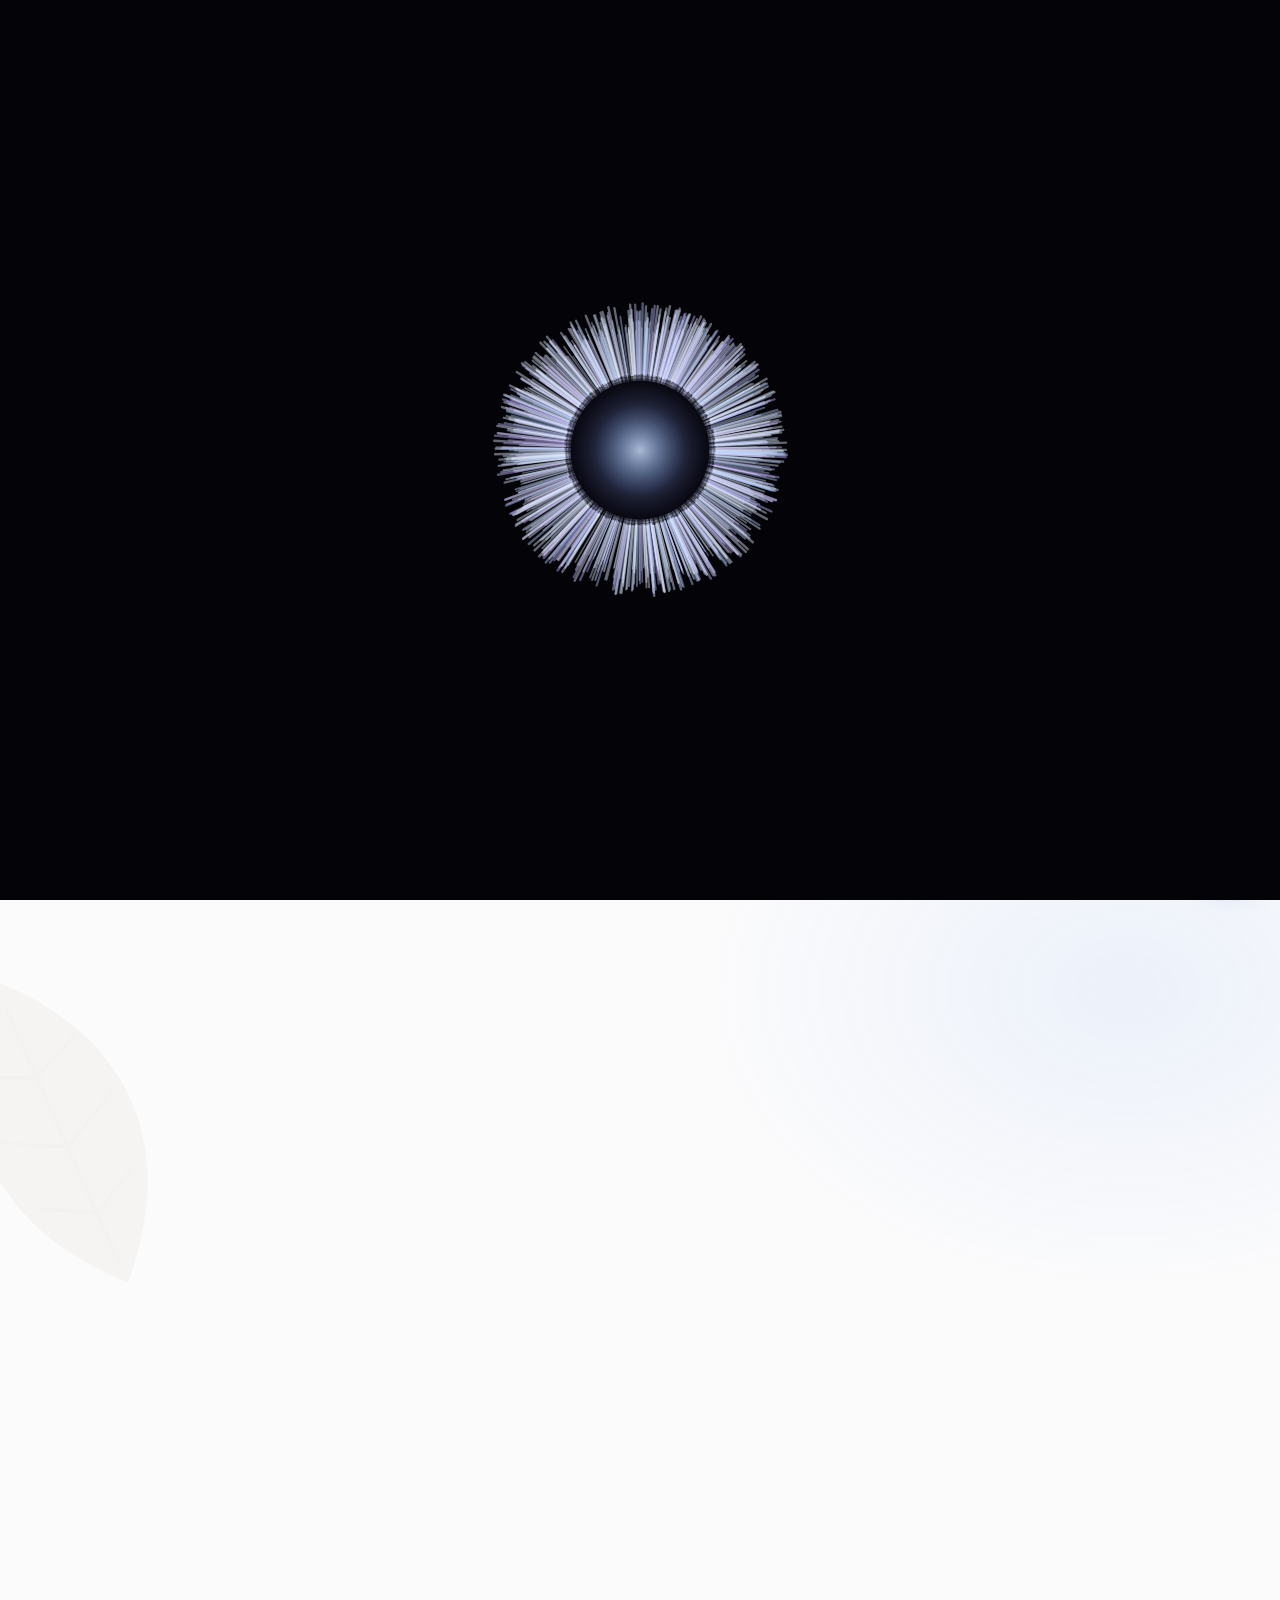
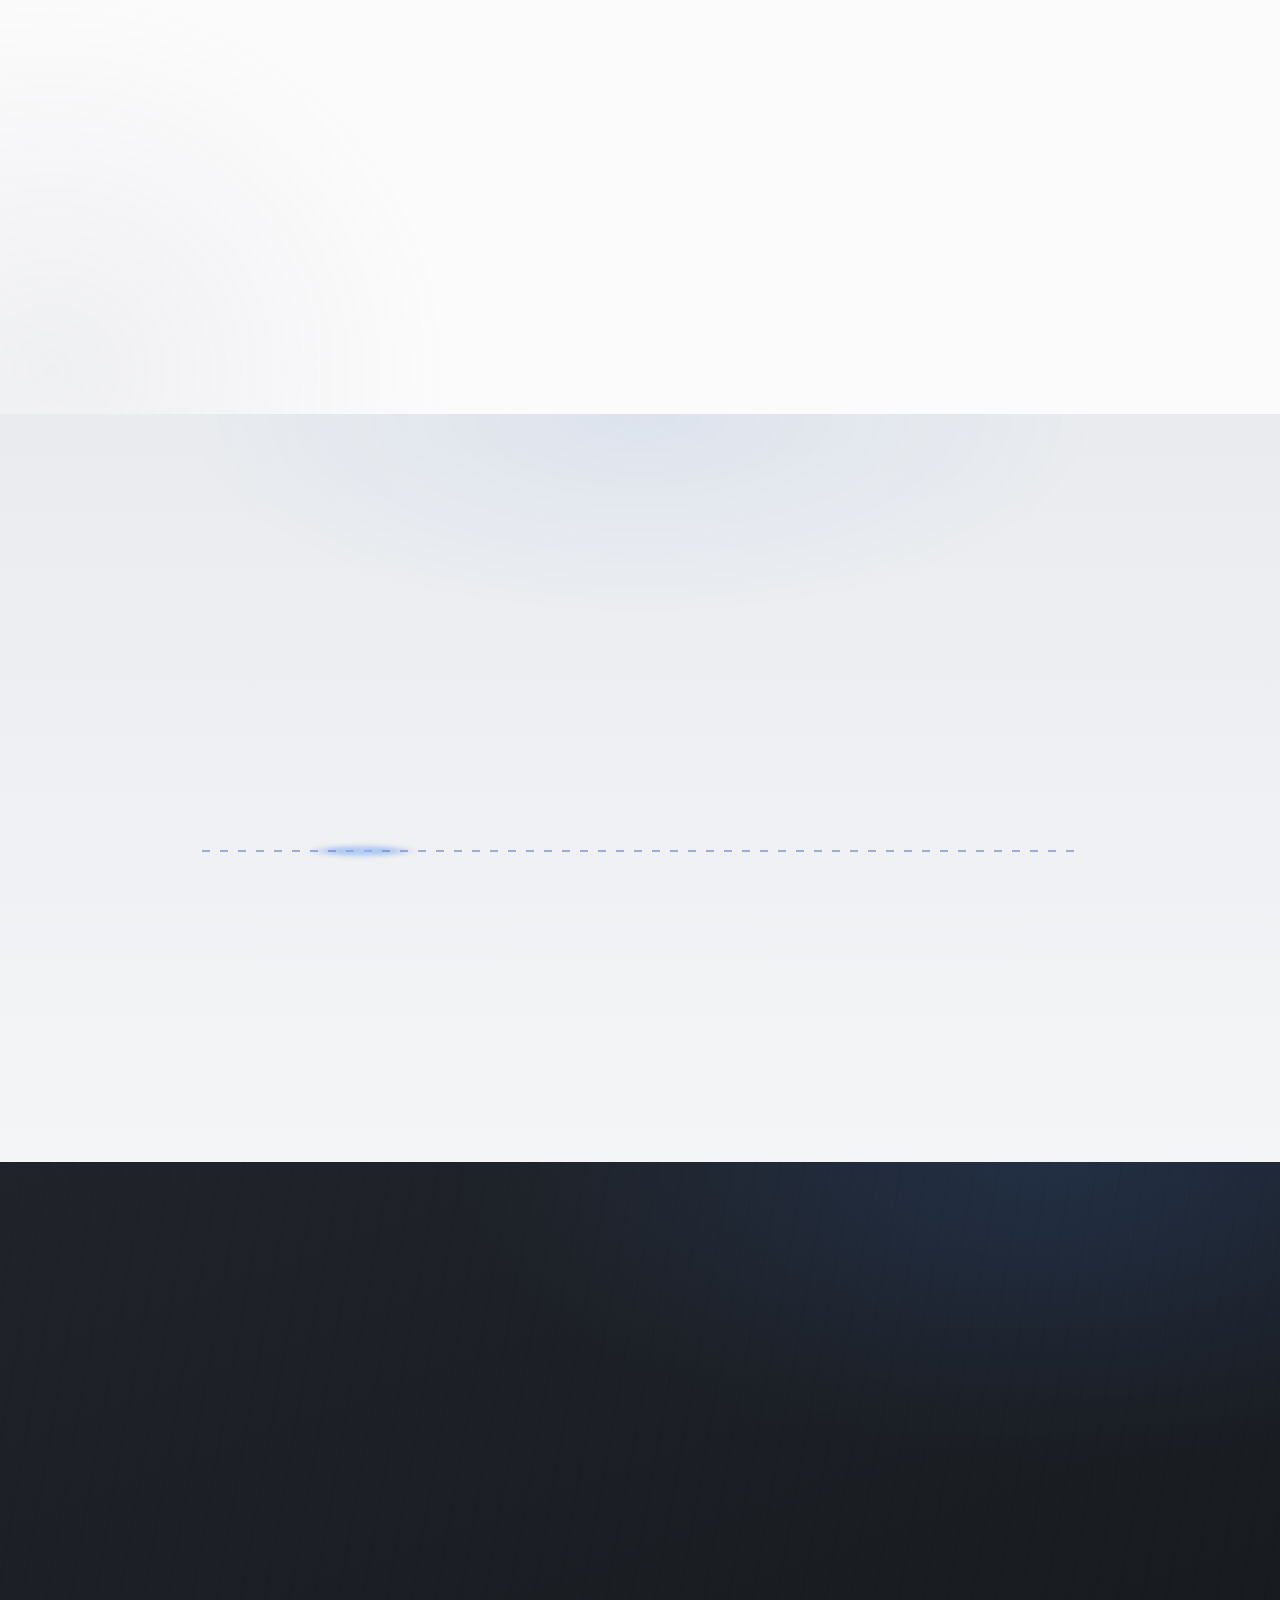
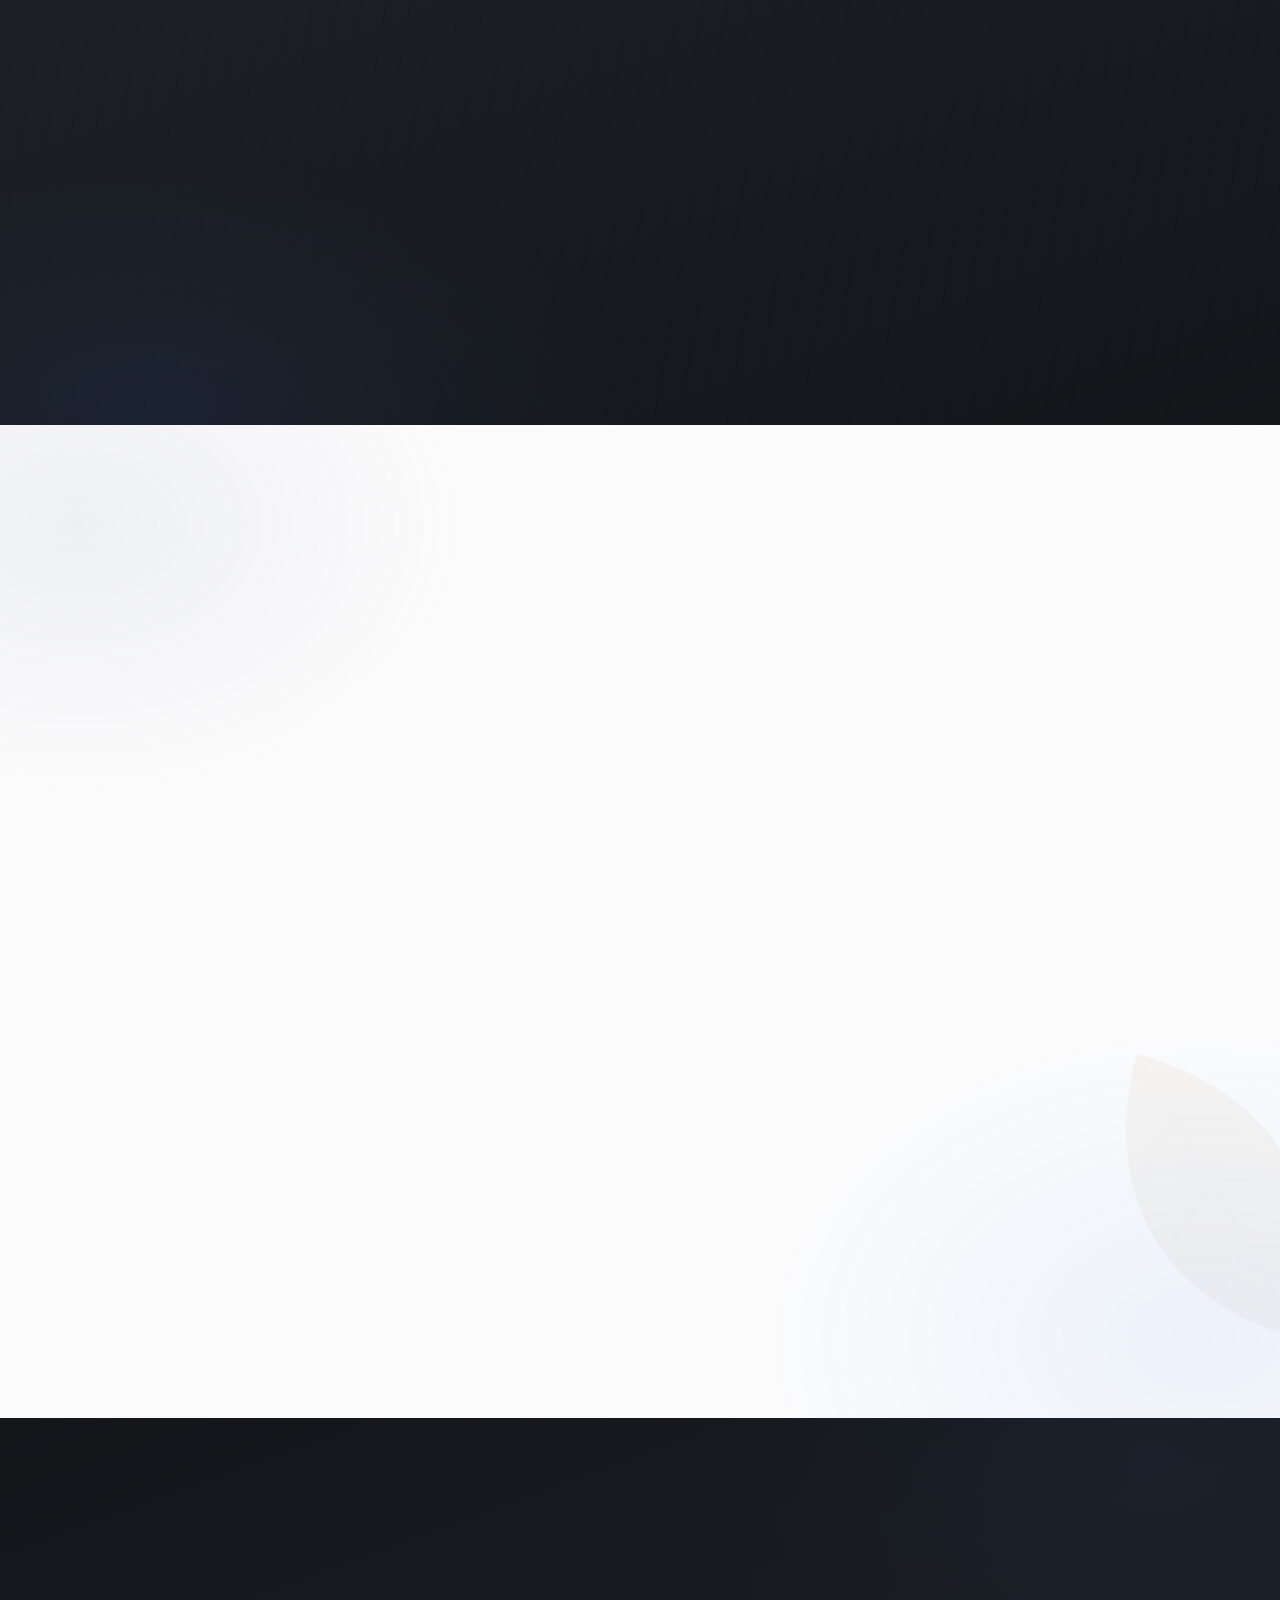
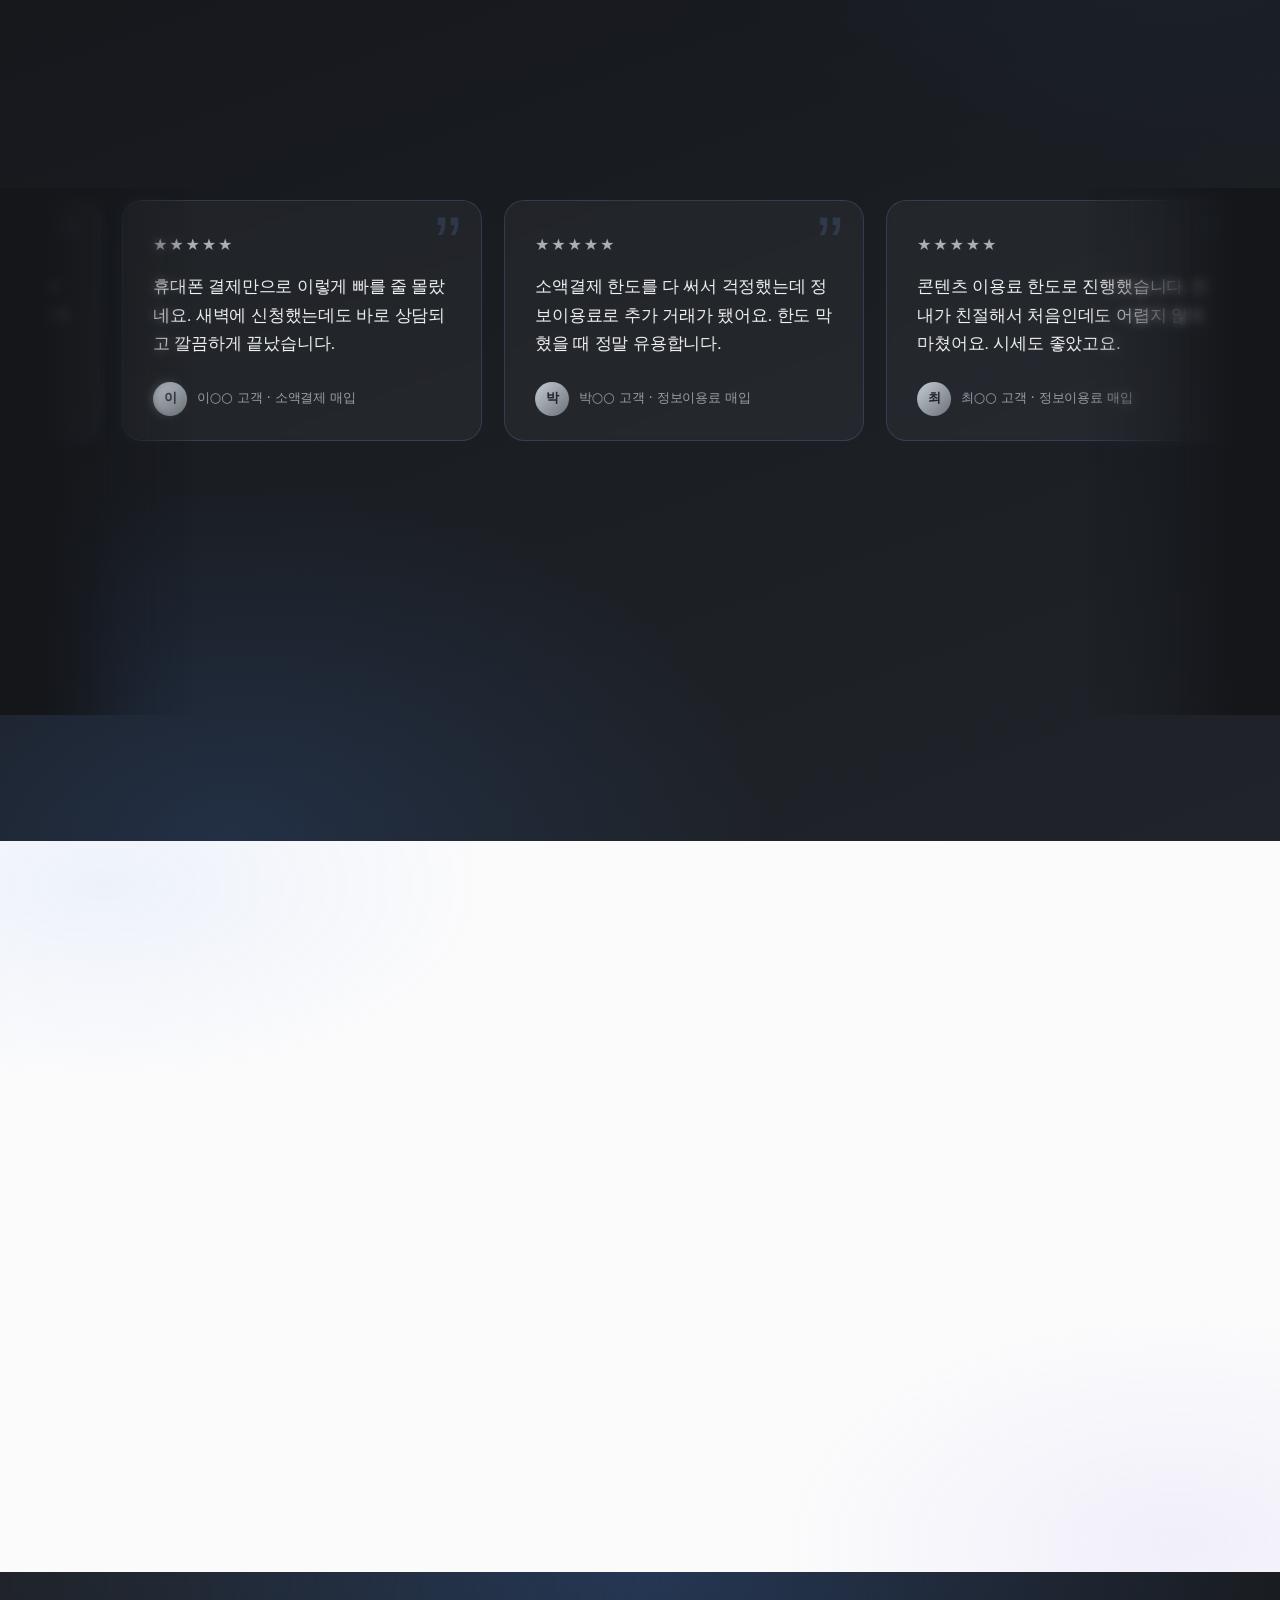
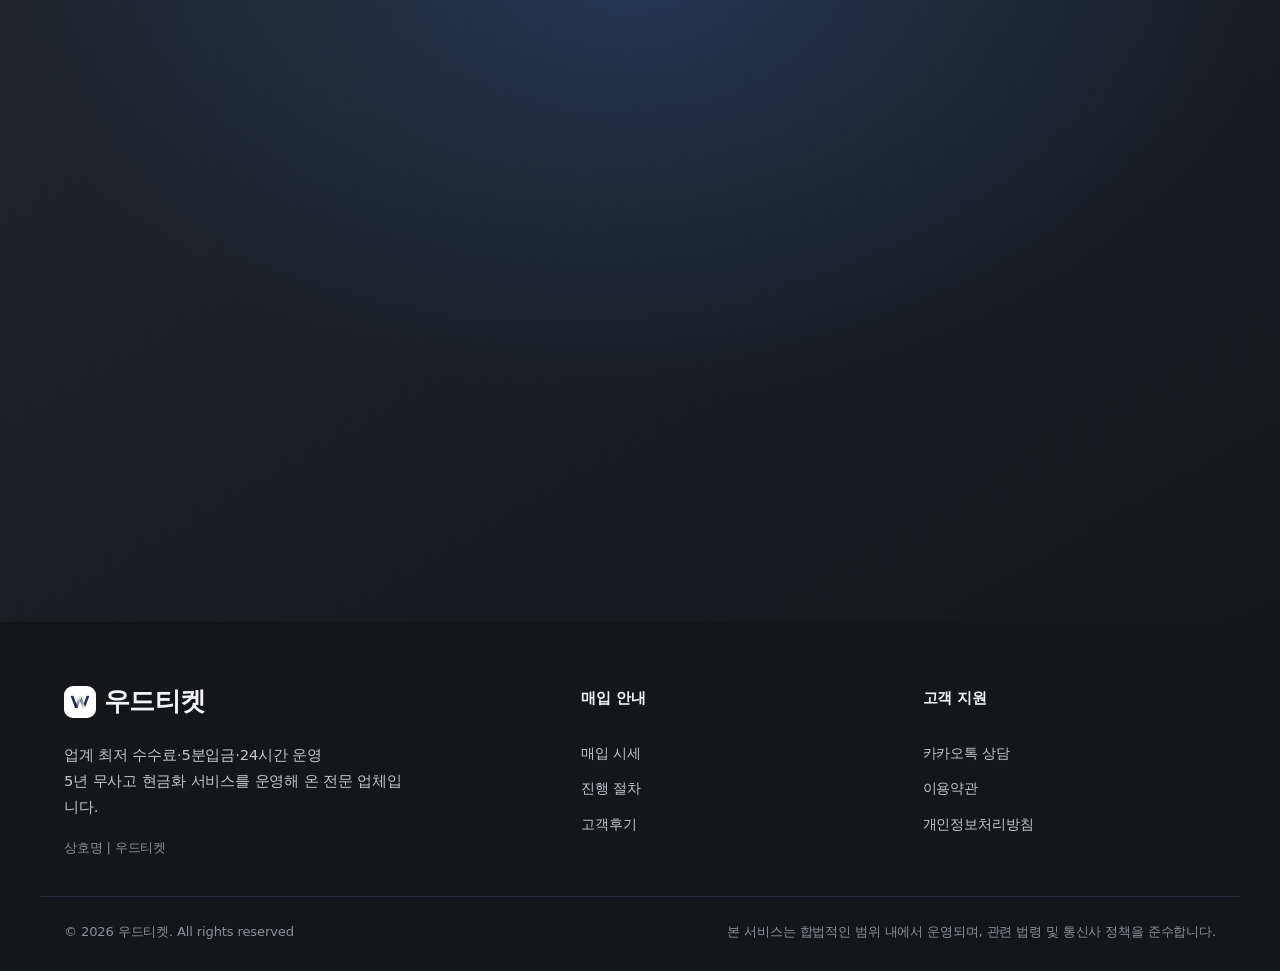
<file: loading.html>
<!DOCTYPE html>
<html lang="ko">
<head>
<meta charset="UTF-8" />
<meta name="viewport" content="width=device-width, initial-scale=1.0" />
<title>우드티켓</title>
<link href="https://fonts.googleapis.com/css2?family=Noto+Sans+KR:wght@300;400;700&display=swap" rel="stylesheet" />
<style>
*{margin:0;padding:0;box-sizing:border-box}
html,body{height:100%;overflow:hidden;background:#04040a;font-family:"Noto Sans KR",sans-serif}
.scene{position:fixed;inset:0;overflow:hidden;background:#04040a}
#warp{position:absolute;inset:0;z-index:1}
.l{position:absolute;inset:0;pointer-events:none}

/* 중앙 진행 원 */
.hub{position:absolute;left:50%;top:50%;transform:translate(-50%,-50%);z-index:5;
  width:min(280px,58vw);aspect-ratio:1/1;display:grid;place-items:center}
.hub svg{position:absolute;inset:0;width:100%;height:100%;transform:rotate(-90deg)}
.hub .track{fill:none;stroke:rgba(160,185,255,.16);stroke-width:2}
.hub .glow{fill:none;stroke:url(#g);stroke-width:8;stroke-linecap:round;opacity:.55;
  stroke-dasharray:var(--c);stroke-dashoffset:var(--c)}
.hub .bar{fill:none;stroke:url(#g);stroke-width:4.5;stroke-linecap:round;
  stroke-dasharray:var(--c);stroke-dashoffset:var(--c)}
.scene.run .hub .glow,.scene.run .hub .bar{animation:fill 1.5s cubic-bezier(.4,0,.5,1) forwards}
@keyframes fill{to{stroke-dashoffset:0}}
@keyframes hubGlow{0%,100%{opacity:.7;transform:scale(.95)}50%{opacity:1;transform:scale(1.08)}}


.cap{position:absolute;left:0;right:0;bottom:12%;z-index:7;text-align:center;
  color:rgba(170,182,210,.8);font-size:.84rem;letter-spacing:.16em;font-weight:300}
.cap .brand{font-weight:700;font-size:1.05rem;letter-spacing:.24em;display:block;margin-bottom:.5rem;
  background:linear-gradient(90deg,#cfe0ff,#9a8ef0);-webkit-background-clip:text;background-clip:text;-webkit-text-fill-color:transparent;color:transparent}

/* 비네팅(가장자리만 살짝 어둡게 → 워프 깊이감) */
.vignette{z-index:3;background:radial-gradient(120% 100% at 50% 50%,transparent 48%,rgba(4,4,10,.55) 100%)}

.scene.boom .hub,.scene.boom .pct,.scene.boom .cap{animation:fade .35s ease forwards}
@keyframes fade{to{opacity:0}}
.scene.done{animation:reveal .5s ease forwards}
@keyframes reveal{to{opacity:0;visibility:hidden}}

@media (prefers-reduced-motion:reduce){.scene.run .hub .bar{animation-duration:.01ms!important}}
</style>
</head>
<body>
<div class="scene" id="scene">
  <canvas id="warp"></canvas>

  <div class="hub">
    <svg viewBox="0 0 200 200">
      <defs>
        <filter id="soft" x="-50%" y="-50%" width="200%" height="200%">
          <feGaussianBlur stdDeviation="3.4"/>
        </filter>
        <linearGradient id="g" x1="0" y1="0" x2="1" y2="1" gradientUnits="userSpaceOnUse">
          <stop offset="0" stop-color="#9ad0ff"/>
          <stop offset=".35" stop-color="#cfe0ff"/>
          <stop offset=".5" stop-color="#ffffff"/>
          <stop offset=".65" stop-color="#dfeaff"/>
          <stop offset="1" stop-color="#b3a8f5"/>
          <animateTransform attributeName="gradientTransform" type="rotate"
            from="0 100 100" to="360 100 100" dur="3.2s" repeatCount="indefinite"/>
        </linearGradient>
      </defs>
      <circle class="track" cx="100" cy="100" r="92"/>
      <circle class="glow" cx="100" cy="100" r="92" filter="url(#soft)"/>
      <circle class="bar" cx="100" cy="100" r="92"/>
    </svg>
  </div>
  <div class="cap"><span class="brand">WOODTICKET</span></div>

  <div class="l vignette"></div>
</div>

<script>
(function(){
  var scene=document.getElementById("scene");
  var bar=document.querySelector(".hub .bar");
  var r=94,c=2*Math.PI*r;
  bar.style.setProperty("--c",c); bar.style.strokeDasharray=c; bar.style.strokeDashoffset=c;

  /* ===== 워프 캔버스 ===== */
  var cv=document.getElementById("warp"), x=cv.getContext("2d");
  var W,H,cx,cy,DPR=Math.min(devicePixelRatio||1,2);
  function rs(){
    W=cv.width=innerWidth*DPR; H=cv.height=innerHeight*DPR;
    cv.style.width=innerWidth+"px"; cv.style.height=innerHeight+"px";
    cx=W/2; cy=H/2;
  }
  rs(); addEventListener("resize",rs);

  var COUNT=460, stars=[];
  function spawn(s){
    /* z: 깊이(작을수록 멀다=중앙). 각도+초기깊이 랜덤 */
    s.a=Math.random()*Math.PI*2;
    s.z=Math.random()*W;          // 0(중앙) ~ W(가장자리)
    s.pz=s.z;
    /* 중앙 비워두는 최소 반경 위해 약간의 시작오프셋 */
    var col=Math.random();
    s.hue= col<.2? "180,205,255" : col<.4? "200,185,255" : "225,235,255";
    s.w=Math.random()*1.2+.5;     // 굵기
  }
  for(var i=0;i<COUNT;i++){var s={};spawn(s);stars.push(s);}

  var prog=0;          // 0~1
  var collapse=0;      // 0~1 블랙홀 구체 확장(전환)
  var booming=false;
  var HOLD=70*DPR;     // 중앙 빈 반경(진행 원 안쪽)
  var navigated=false;

  function frame(){
    if(booming){
      /* 붕괴 단계: 잔상 누적 금지 → 매 프레임 완전 클리어 (흰색 타는 것 방지) */
      x.globalCompositeOperation="source-over";
      x.fillStyle="#04040a";
      x.fillRect(0,0,W,H);
    } else {
      /* 잔상(모션블러) — 완전 클리어 대신 반투명 검정 덧칠 */
      x.fillStyle="rgba(4,4,10,"+(0.28 - prog*0.12)+")";
      x.fillRect(0,0,W,H);
    }

    /* 중앙 소실점 글로우 — 검은 구멍 대신 빛무리(워프에 자연스럽게 녹음) */
    var gr = (46 + prog*30) * DPR;
    var cg = x.createRadialGradient(cx,cy,0, cx,cy, gr);
    var ca = (0.22 + prog*0.25) * (1 - collapse);
    cg.addColorStop(0, "rgba(205,225,255,"+(ca)+")");
    cg.addColorStop(0.5, "rgba(150,185,255,"+(ca*0.5)+")");
    cg.addColorStop(1, "rgba(124,108,232,0)");
    x.globalCompositeOperation="lighter";
    x.fillStyle=cg;
    x.beginPath(); x.arc(cx,cy,gr,0,6.283); x.fill();
    x.globalCompositeOperation="source-over";

    /* 진행도에 따라 속도 급증 (느릿 → 슈슉) */
    var speed = (2 + prog*prog*46) * DPR;

    for(var i=0;i<stars.length;i++){
      var s=stars[i];
      s.pz=s.z;
      if(booming){
        s.z -= (s.z*0.11 + 6*DPR) * (0.6 + collapse*1.7);  // 중심으로 빨려듦
        s.a += 0.05 * collapse;                            // 살짝 휘감기
        if(s.z<2){ s.z=2; s.pz=2; }
      } else {
        s.z += speed * (0.6 + s.w*0.5);
        if(s.z>=W){ spawn(s); s.z=HOLD; s.pz=HOLD; continue; }
      }

      /* 현재/이전 위치를 투영 — z가 클수록 바깥으로 */
      var rad = s.z, prad = s.pz;
      if(!booming && rad<HOLD){ rad=HOLD; }
      var cosA=Math.cos(s.a), sinA=Math.sin(s.a);
      var X=cx+cosA*rad,   Y=cy+sinA*rad;
      var PX=cx+cosA*prad, PY=cy+sinA*prad;

      /* 바깥으로 갈수록 굵고 밝고 길게(워프 스트릭) */
      var edge = rad/(Math.max(W,H)*0.62);
      var alpha = Math.min(1, 0.12 + edge*1.1) * (0.5 + prog*0.5);
      if(booming){ alpha *= (1 - collapse*0.85); }
      var lw = (s.w + edge*2.6) * DPR;

      x.beginPath();
      x.moveTo(PX,PY); x.lineTo(X,Y);
      x.strokeStyle="rgba("+s.hue+","+alpha+")";
      x.lineWidth=lw;
      x.lineCap="round";
      x.stroke();
    }

    /* 붕괴: 시공간이 휘는 구체가 커지며 화면을 채움 (흰빛 없음, B안) */
    if(booming){
      collapse = Math.min(1, collapse + 0.013);
      var ec = collapse<.5 ? 2*collapse*collapse : 1-Math.pow(-2*collapse+2,2)/2; // easeInOut
      var base = Math.max(W,H);
      var ringR = (HOLD*0.5 + ec*base*0.85);   // 구체(광자 링) 반경 — 점점 커져 화면을 채움
      var ringW = ringR*0.14 + 2*DPR;          // 링 두께
      var coreR = ringR*0.93;                  // 어두운 코어

      /* 1) 바깥쪽 따뜻한 강착원반 글로우 (블랙홀 사진의 주황빛) */
      x.globalCompositeOperation="lighter";
      var halo=x.createRadialGradient(cx,cy,coreR*0.8, cx,cy,ringR*1.6);
      var ha=(1-collapse*0.5);
      halo.addColorStop(0,"rgba(255,180,120,0)");
      halo.addColorStop(0.5,"rgba(255,168,108,"+(0.12*ha)+")");
      halo.addColorStop(0.64,"rgba(255,148,88,"+(0.18*ha)+")");
      halo.addColorStop(1,"rgba(120,90,160,0)");
      x.fillStyle=halo;
      x.beginPath(); x.arc(cx,cy,ringR*1.6,0,6.283); x.fill();

      /* 2) 밝은 광자 링 (시공간 휘는 빛, 청백색) */
      var ring=x.createRadialGradient(cx,cy,Math.max(coreR-ringW,1), cx,cy,ringR+ringW);
      var ra=(1-collapse*0.35);
      ring.addColorStop(0,"rgba(200,225,255,0)");
      ring.addColorStop(0.80,"rgba(210,230,255,0)");
      ring.addColorStop(0.91,"rgba(228,240,255,"+(0.9*ra)+")");
      ring.addColorStop(0.975,"rgba(255,255,255,"+(0.98*ra)+")");
      ring.addColorStop(1,"rgba(190,210,255,0)");
      x.fillStyle=ring;
      x.beginPath(); x.arc(cx,cy,ringR+ringW,0,6.283); x.fill();
      x.globalCompositeOperation="source-over";

      /* 3) 어두운 코어 — 빛이 빨려든 구체. 커지며 화면을 채움 */
      var core=x.createRadialGradient(cx,cy,0, cx,cy,coreR);
      core.addColorStop(0,"rgba(3,3,9,1)");
      core.addColorStop(0.82,"rgba(4,4,11,1)");
      core.addColorStop(1,"rgba(5,5,13,0)");
      x.fillStyle=core;
      x.beginPath(); x.arc(cx,cy,coreR,0,6.283); x.fill();

      /* 구체가 화면을 거의 채우면 → 그 안에서 바로 사이트로 (B안: 암전 순간 최소) */
      if(coreR >= base*0.62 && !navigated){
        navigated=true;
        location.href="index.html";
      }
    }
    requestAnimationFrame(frame);
  }
  frame();

  /* 0→100 (5초) */
  var DUR=1500,t0=null;
  function tick(t){
    if(!t0)t0=t;
    var p=Math.min((t-t0)/DUR,1);
    var e=p<.5?2*p*p:1-Math.pow(-2*p+2,2)/2;
    prog=e;
    if(p<1)requestAnimationFrame(tick);
    else{ boom(); }
  }
  function boom(){
    prog=1;              // 워프 정점 유지 (추가 폭주 없음 — 이제 안으로 빨려듦)
    booming=true;        // 블랙홀 구체 확장 시작
    scene.classList.add("boom");
    /* 안전장치: 혹시 전환 트리거를 놓쳐도 일정 시간 뒤 이동 */
    setTimeout(function(){ if(!navigated){ navigated=true; location.href="index.html"; } },2200);
  }
  requestAnimationFrame(function(){scene.classList.add("run");requestAnimationFrame(tick);});
})();
</script>
</body>
</html>
</file>
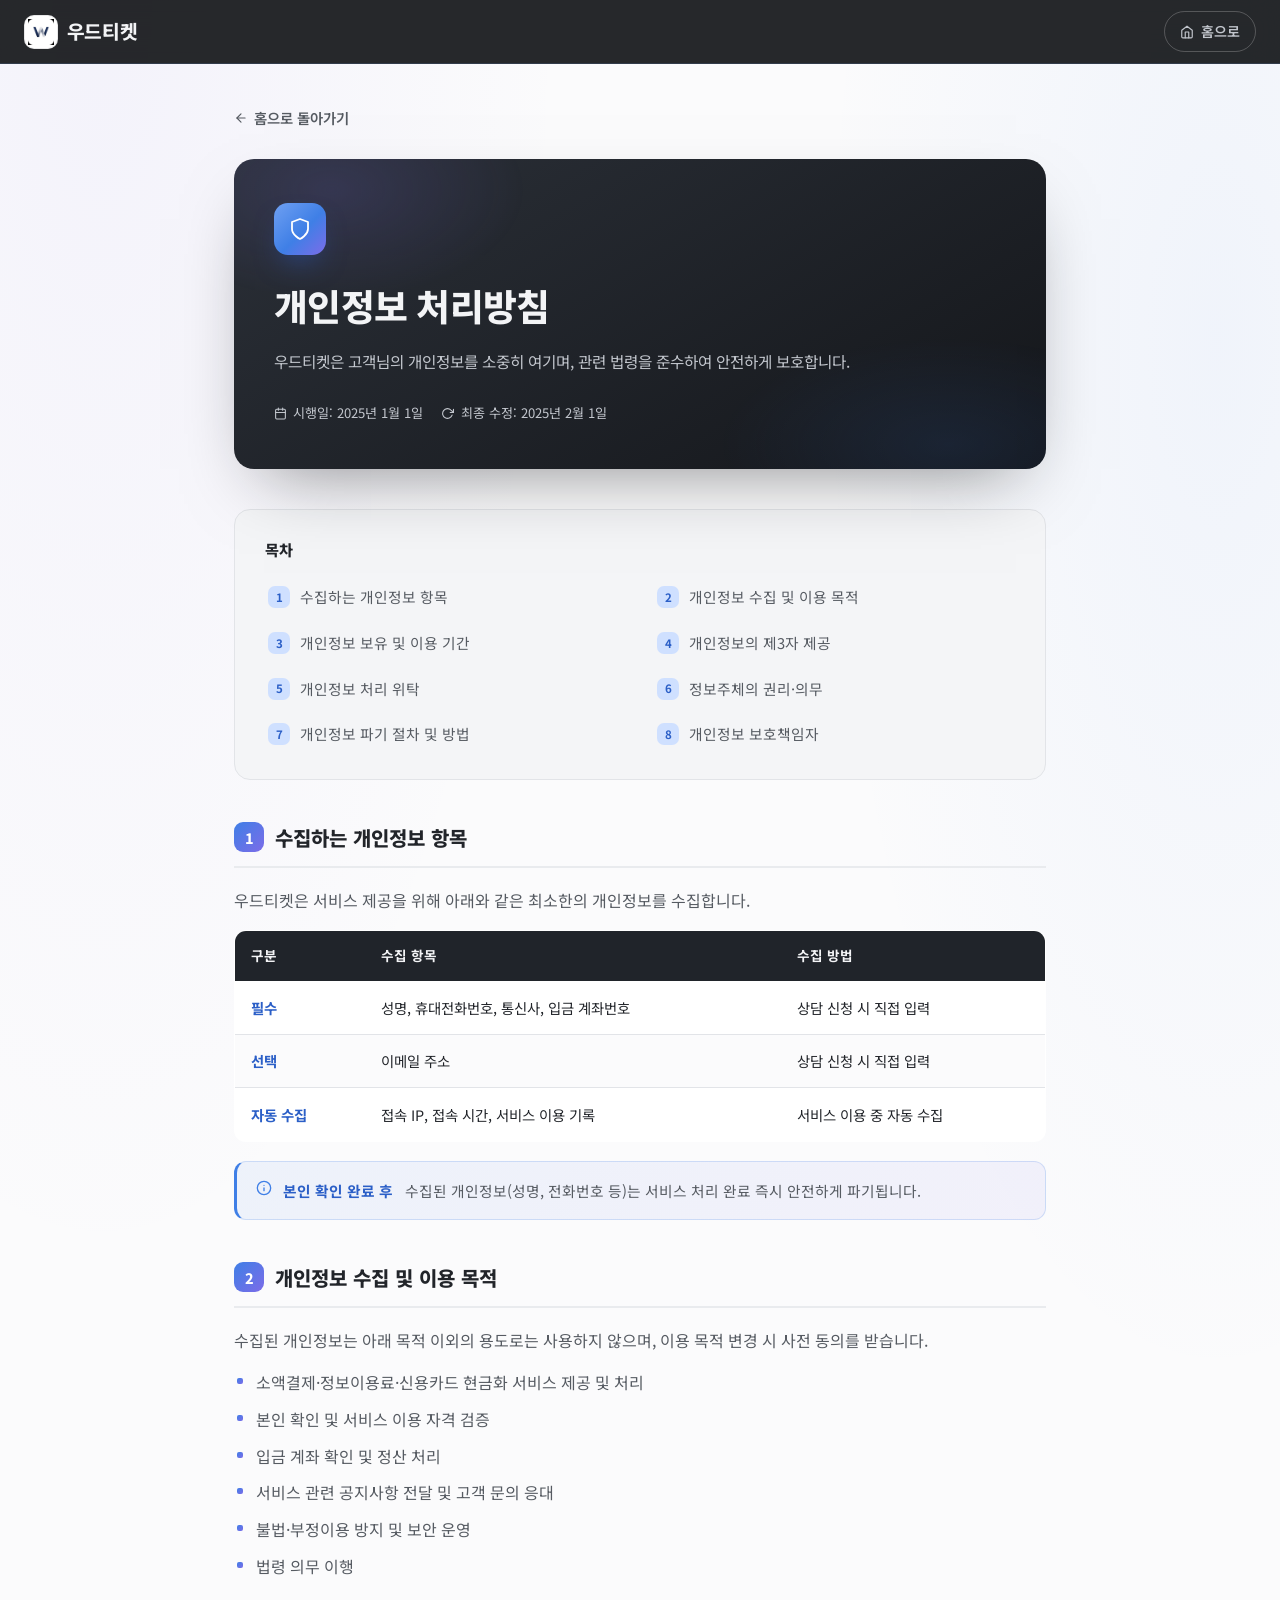
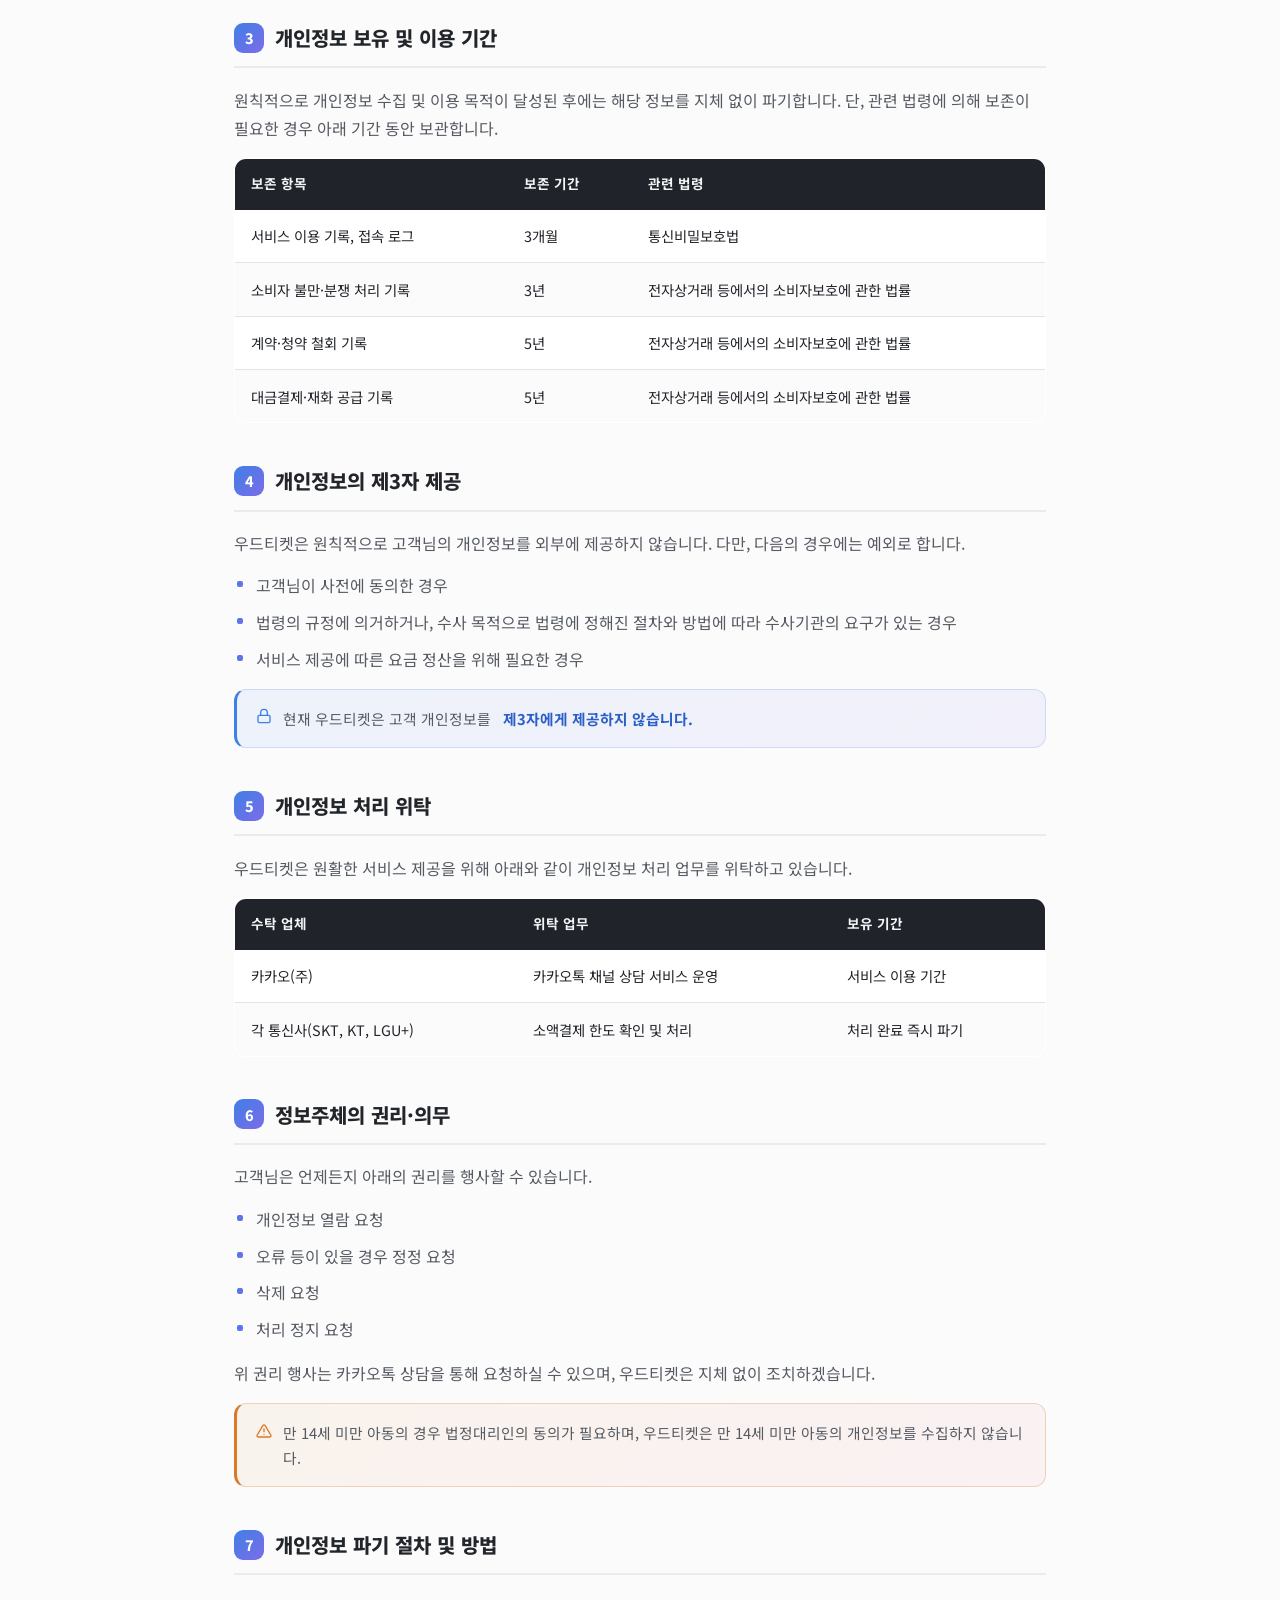
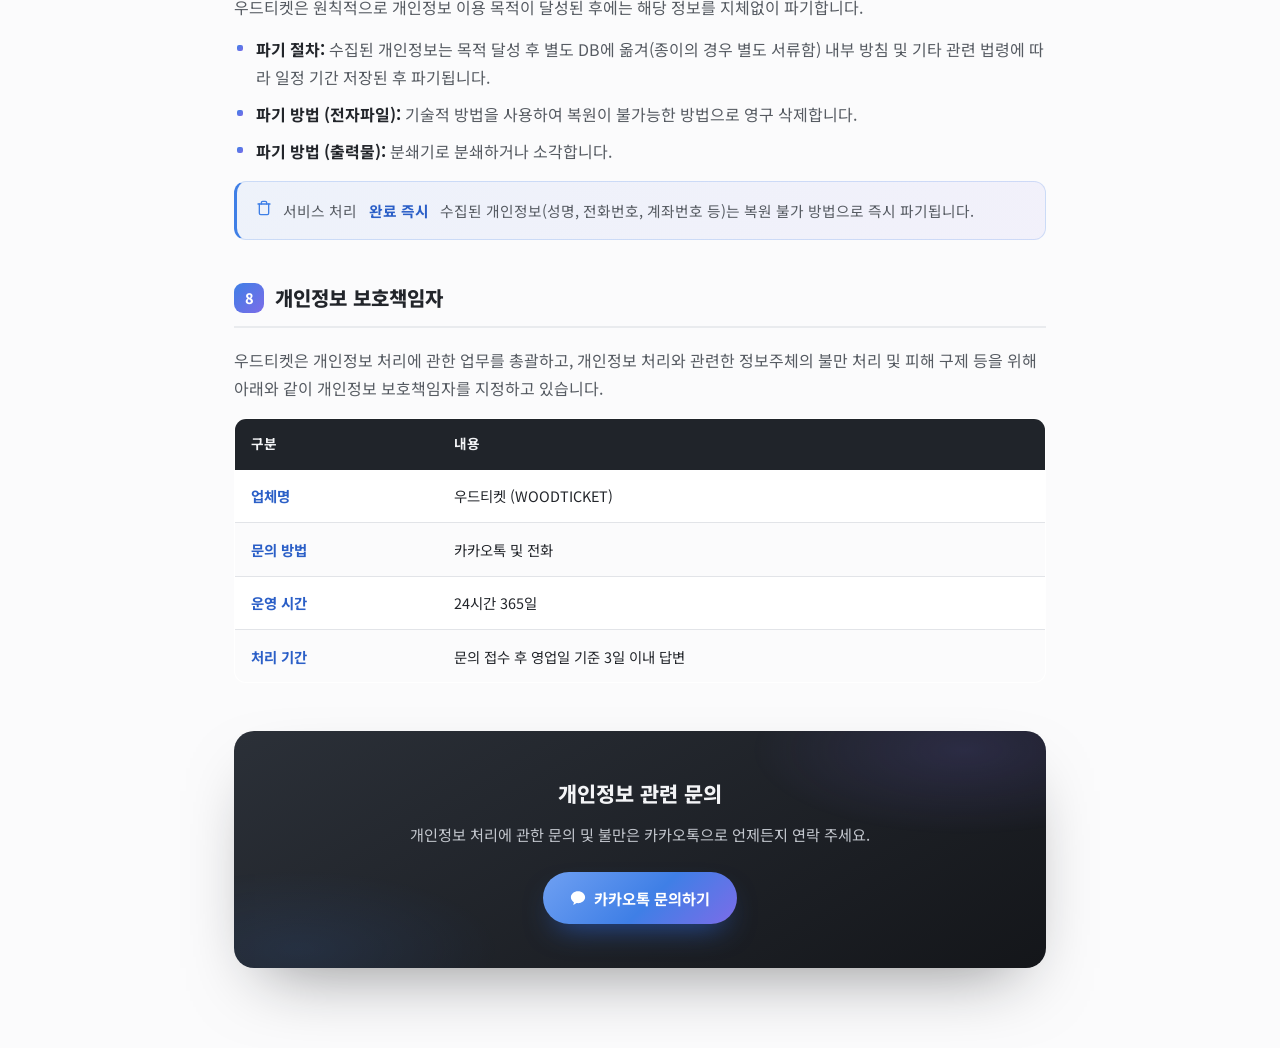
<file: privacy.html>
<!DOCTYPE html>
<html lang="ko">
<head>
  <meta charset="UTF-8" />
  <meta name="viewport" content="width=device-width, initial-scale=1.0" />
  <title>개인정보 처리방침 | 소액결제·정보이용료·신용카드 현금화 서비스</title>
  <meta name="description" content="개인정보 처리방침. 고객의 개인정보를 관련 법령에 따라 안전하게 보호하며, 거래 완료 후 즉시 파기합니다." />
  <meta name="robots" content="index, follow" />
  <link rel="canonical" href="https://www.wd-24.com/privacy.html" />
  <meta property="og:type" content="website" />
  <meta property="og:site_name" content="WD-24" />
  <meta property="og:title" content="개인정보 처리방침" />
  <meta property="og:description" content="고객님의 개인정보를 소중히 여기며 안전하게 보호합니다." />
  <meta property="og:url" content="https://www.www.wd-24.com/privacy.html" />
  <meta property="og:locale" content="ko_KR" />
  <link rel="icon" type="image/jpeg" sizes="32x32" href="images/favicon-32x32.jpg" />
  <link rel="icon" type="image/jpeg" sizes="16x16" href="images/favicon-16x16.jpg" />
  <link rel="apple-touch-icon" sizes="180x180" href="images/apple-touch-icon.jpg" />
  <link rel="preconnect" href="https://fonts.googleapis.com" />
  <link rel="preconnect" href="https://fonts.gstatic.com" crossorigin />
  <link href="https://fonts.googleapis.com/css2?family=Noto+Sans+KR:wght@400;500;700;800;900&display=swap" rel="stylesheet" />
  <link rel="stylesheet" href="legal.css" />
</head>
<body>

<header class="sub-header">
  <a href="index.html" class="sub-header-logo">
    <span class="logo-mark"><img src="images/logo-mark.jpg" alt="" width="26" height="26"></span>우드티켓
  </a>
  <a href="index.html" class="sub-header-home">
    <svg width="14" height="14" viewBox="0 0 24 24" fill="none" stroke="currentColor" stroke-width="2" stroke-linecap="round" stroke-linejoin="round"><path d="M3 9l9-7 9 7v11a2 2 0 0 1-2 2H5a2 2 0 0 1-2-2z"/><polyline points="9 22 9 12 15 12 15 22"/></svg>
    홈으로
  </a>
</header>

<div class="sub-wrap">
  <a href="index.html" class="sub-back">
    <svg width="14" height="14" viewBox="0 0 24 24" fill="none" stroke="currentColor" stroke-width="2" stroke-linecap="round" stroke-linejoin="round"><line x1="19" y1="12" x2="5" y2="12"/><polyline points="12 19 5 12 12 5"/></svg>
    홈으로 돌아가기
  </a>
  <div class="sub-hero">
    <div class="sub-hero-leaves" aria-hidden="true"></div>
    <div class="sub-hero-icon">
      <svg width="24" height="24" viewBox="0 0 24 24" fill="none" stroke="currentColor" stroke-width="1.8" stroke-linecap="round" stroke-linejoin="round"><path d="M12 22s8-4 8-10V5l-8-3-8 3v7c0 6 8 10 8 10z"/></svg>
    </div>
    <h1>개인정보 처리방침</h1>
    <p>우드티켓은 고객님의 개인정보를 소중히 여기며, 관련 법령을 준수하여 안전하게 보호합니다.</p>
    <div class="sub-hero-meta">
      <span>
        <svg width="13" height="13" viewBox="0 0 24 24" fill="none" stroke="currentColor" stroke-width="2" stroke-linecap="round" stroke-linejoin="round"><rect x="3" y="4" width="18" height="18" rx="2" ry="2"/><line x1="16" y1="2" x2="16" y2="6"/><line x1="8" y1="2" x2="8" y2="6"/><line x1="3" y1="10" x2="21" y2="10"/></svg>
        시행일: 2025년 1월 1일
      </span>
      <span>
        <svg width="13" height="13" viewBox="0 0 24 24" fill="none" stroke="currentColor" stroke-width="2" stroke-linecap="round" stroke-linejoin="round"><polyline points="23 4 23 10 17 10"/><path d="M20.49 15a9 9 0 1 1-2.12-9.36L23 10"/></svg>
        최종 수정: 2025년 2월 1일
      </span>
    </div>
  </div>

  <nav class="sub-toc" aria-label="목차">
    <h3>목차</h3>
    <ol>
      <li><a href="#p1" data-num="1">수집하는 개인정보 항목</a></li>
      <li><a href="#p2" data-num="2">개인정보 수집 및 이용 목적</a></li>
      <li><a href="#p3" data-num="3">개인정보 보유 및 이용 기간</a></li>
      <li><a href="#p4" data-num="4">개인정보의 제3자 제공</a></li>
      <li><a href="#p5" data-num="5">개인정보 처리 위탁</a></li>
      <li><a href="#p6" data-num="6">정보주체의 권리·의무</a></li>
      <li><a href="#p7" data-num="7">개인정보 파기 절차 및 방법</a></li>
      <li><a href="#p8" data-num="8">개인정보 보호책임자</a></li>
    </ol>
  </nav>

  <section class="sub-section" id="p1">
    <h2 class="sub-section-title"><span class="num-badge">1</span>수집하는 개인정보 항목</h2>
    <p>우드티켓은 서비스 제공을 위해 아래와 같은 최소한의 개인정보를 수집합니다.</p>
    <table class="sub-table">
      <thead><tr><th>구분</th><th>수집 항목</th><th>수집 방법</th></tr></thead>
      <tbody>
        <tr><td><strong>필수</strong></td><td>성명, 휴대전화번호, 통신사, 입금 계좌번호</td><td>상담 신청 시 직접 입력</td></tr>
        <tr><td><strong>선택</strong></td><td>이메일 주소</td><td>상담 신청 시 직접 입력</td></tr>
        <tr><td><strong>자동 수집</strong></td><td>접속 IP, 접속 시간, 서비스 이용 기록</td><td>서비스 이용 중 자동 수집</td></tr>
      </tbody>
    </table>
    <div class="sub-highlight">
      <svg class="sub-hl-icon" width="16" height="16" viewBox="0 0 24 24" fill="none" stroke="currentColor" stroke-width="2" stroke-linecap="round" stroke-linejoin="round"><circle cx="12" cy="12" r="10"/><line x1="12" y1="16" x2="12" y2="12"/><line x1="12" y1="8" x2="12.01" y2="8"/></svg>
      <strong>본인 확인 완료 후</strong> 수집된 개인정보(성명, 전화번호 등)는 서비스 처리 완료 즉시 안전하게 파기됩니다.
    </div>
  </section>

  <section class="sub-section" id="p2">
    <h2 class="sub-section-title"><span class="num-badge">2</span>개인정보 수집 및 이용 목적</h2>
    <p>수집된 개인정보는 아래 목적 이외의 용도로는 사용하지 않으며, 이용 목적 변경 시 사전 동의를 받습니다.</p>
    <ul>
      <li>소액결제·정보이용료·신용카드 현금화 서비스 제공 및 처리</li>
      <li>본인 확인 및 서비스 이용 자격 검증</li>
      <li>입금 계좌 확인 및 정산 처리</li>
      <li>서비스 관련 공지사항 전달 및 고객 문의 응대</li>
      <li>불법·부정이용 방지 및 보안 운영</li>
      <li>법령 의무 이행</li>
    </ul>
  </section>

  <section class="sub-section" id="p3">
    <h2 class="sub-section-title"><span class="num-badge">3</span>개인정보 보유 및 이용 기간</h2>
    <p>원칙적으로 개인정보 수집 및 이용 목적이 달성된 후에는 해당 정보를 지체 없이 파기합니다. 단, 관련 법령에 의해 보존이 필요한 경우 아래 기간 동안 보관합니다.</p>
    <table class="sub-table">
      <thead><tr><th>보존 항목</th><th>보존 기간</th><th>관련 법령</th></tr></thead>
      <tbody>
        <tr><td>서비스 이용 기록, 접속 로그</td><td>3개월</td><td>통신비밀보호법</td></tr>
        <tr><td>소비자 불만·분쟁 처리 기록</td><td>3년</td><td>전자상거래 등에서의 소비자보호에 관한 법률</td></tr>
        <tr><td>계약·청약 철회 기록</td><td>5년</td><td>전자상거래 등에서의 소비자보호에 관한 법률</td></tr>
        <tr><td>대금결제·재화 공급 기록</td><td>5년</td><td>전자상거래 등에서의 소비자보호에 관한 법률</td></tr>
      </tbody>
    </table>
  </section>

  <section class="sub-section" id="p4">
    <h2 class="sub-section-title"><span class="num-badge">4</span>개인정보의 제3자 제공</h2>
    <p>우드티켓은 원칙적으로 고객님의 개인정보를 외부에 제공하지 않습니다. 다만, 다음의 경우에는 예외로 합니다.</p>
    <ul>
      <li>고객님이 사전에 동의한 경우</li>
      <li>법령의 규정에 의거하거나, 수사 목적으로 법령에 정해진 절차와 방법에 따라 수사기관의 요구가 있는 경우</li>
      <li>서비스 제공에 따른 요금 정산을 위해 필요한 경우</li>
    </ul>
    <div class="sub-highlight">
      <svg class="sub-hl-icon" width="16" height="16" viewBox="0 0 24 24" fill="none" stroke="currentColor" stroke-width="2" stroke-linecap="round" stroke-linejoin="round"><rect x="3" y="11" width="18" height="11" rx="2" ry="2"/><path d="M7 11V7a5 5 0 0 1 10 0v4"/></svg>
      현재 우드티켓은 고객 개인정보를 <strong>제3자에게 제공하지 않습니다.</strong>
    </div>
  </section>

  <section class="sub-section" id="p5">
    <h2 class="sub-section-title"><span class="num-badge">5</span>개인정보 처리 위탁</h2>
    <p>우드티켓은 원활한 서비스 제공을 위해 아래와 같이 개인정보 처리 업무를 위탁하고 있습니다.</p>
    <table class="sub-table">
      <thead><tr><th>수탁 업체</th><th>위탁 업무</th><th>보유 기간</th></tr></thead>
      <tbody>
        <tr><td>카카오(주)</td><td>카카오톡 채널 상담 서비스 운영</td><td>서비스 이용 기간</td></tr>
        <tr><td>각 통신사(SKT, KT, LGU+)</td><td>소액결제 한도 확인 및 처리</td><td>처리 완료 즉시 파기</td></tr>
      </tbody>
    </table>
  </section>

  <section class="sub-section" id="p6">
    <h2 class="sub-section-title"><span class="num-badge">6</span>정보주체의 권리·의무</h2>
    <p>고객님은 언제든지 아래의 권리를 행사할 수 있습니다.</p>
    <ul>
      <li>개인정보 열람 요청</li>
      <li>오류 등이 있을 경우 정정 요청</li>
      <li>삭제 요청</li>
      <li>처리 정지 요청</li>
    </ul>
    <p>위 권리 행사는 카카오톡 상담을 통해 요청하실 수 있으며, 우드티켓은 지체 없이 조치하겠습니다.</p>
    <div class="sub-highlight sub-highlight--warn">
      <svg class="sub-hl-icon" width="16" height="16" viewBox="0 0 24 24" fill="none" stroke="currentColor" stroke-width="2" stroke-linecap="round" stroke-linejoin="round"><path d="M10.29 3.86L1.82 18a2 2 0 0 0 1.71 3h16.94a2 2 0 0 0 1.71-3L13.71 3.86a2 2 0 0 0-3.42 0z"/><line x1="12" y1="9" x2="12" y2="13"/><line x1="12" y1="17" x2="12.01" y2="17"/></svg>
      만 14세 미만 아동의 경우 법정대리인의 동의가 필요하며, 우드티켓은 만 14세 미만 아동의 개인정보를 수집하지 않습니다.
    </div>
  </section>

  <section class="sub-section" id="p7">
    <h2 class="sub-section-title"><span class="num-badge">7</span>개인정보 파기 절차 및 방법</h2>
    <p>우드티켓은 원칙적으로 개인정보 이용 목적이 달성된 후에는 해당 정보를 지체없이 파기합니다.</p>
    <ul>
      <li><strong>파기 절차:</strong> 수집된 개인정보는 목적 달성 후 별도 DB에 옮겨(종이의 경우 별도 서류함) 내부 방침 및 기타 관련 법령에 따라 일정 기간 저장된 후 파기됩니다.</li>
      <li><strong>파기 방법 (전자파일):</strong> 기술적 방법을 사용하여 복원이 불가능한 방법으로 영구 삭제합니다.</li>
      <li><strong>파기 방법 (출력물):</strong> 분쇄기로 분쇄하거나 소각합니다.</li>
    </ul>
    <div class="sub-highlight">
      <svg class="sub-hl-icon" width="16" height="16" viewBox="0 0 24 24" fill="none" stroke="currentColor" stroke-width="2" stroke-linecap="round" stroke-linejoin="round"><polyline points="3 6 5 6 21 6"/><path d="M19 6v14a2 2 0 0 1-2 2H7a2 2 0 0 1-2-2V6m3 0V4a2 2 0 0 1 2-2h4a2 2 0 0 1 2 2v2"/></svg>
      서비스 처리 <strong>완료 즉시</strong> 수집된 개인정보(성명, 전화번호, 계좌번호 등)는 복원 불가 방법으로 즉시 파기됩니다.
    </div>
  </section>

  <section class="sub-section" id="p8">
    <h2 class="sub-section-title"><span class="num-badge">8</span>개인정보 보호책임자</h2>
    <p>우드티켓은 개인정보 처리에 관한 업무를 총괄하고, 개인정보 처리와 관련한 정보주체의 불만 처리 및 피해 구제 등을 위해 아래와 같이 개인정보 보호책임자를 지정하고 있습니다.</p>
    <table class="sub-table">
      <thead><tr><th>구분</th><th>내용</th></tr></thead>
      <tbody>
        <tr><td><strong>업체명</strong></td><td>우드티켓 (WOODTICKET)</td></tr>
        <tr><td><strong>문의 방법</strong></td><td>카카오톡 및 전화</td></tr>
        <tr><td><strong>운영 시간</strong></td><td>24시간 365일</td></tr>
        <tr><td><strong>처리 기간</strong></td><td>문의 접수 후 영업일 기준 3일 이내 답변</td></tr>
      </tbody>
    </table>
  </section>

  <div class="sub-contact-box">
    <div class="sub-contact-leaves" aria-hidden="true"></div>
    <h3>개인정보 관련 문의</h3>
    <p>개인정보 처리에 관한 문의 및 불만은 카카오톡으로 언제든지 연락 주세요.</p>
    <a href="https://vvd.im/24kr" data-kakao class="sub-contact-btn" target="_blank" rel="nofollow noopener noreferrer">
      <svg width="16" height="16" viewBox="0 0 18 18" fill="currentColor"><path d="M9 1.5C4.6 1.5 1 4.5 1 8.2c0 2.3 1.4 4.3 3.4 5.5L3.7 17l3.8-2.3c.5.1 1 .1 1.5.1 4.4 0 8-3 8-6.6S13.4 1.5 9 1.5z"/></svg>
      카카오톡 문의하기
    </a>
  </div>
</div>

<script>
/* ====== 카카오톡 상담 링크 (★메인 index.html의 KAKAO_URL과 동일하게 맞춰주세요) ====== */
(function(){
  var KAKAO_URL = "https://vvd.im/wd24";  /* 비우면 index.html#contact로 이동 */
  document.querySelectorAll("[data-kakao]").forEach(function(btn){
    if(KAKAO_URL){ btn.setAttribute("href",KAKAO_URL); btn.setAttribute("target","_blank"); btn.setAttribute("rel","noopener noreferrer"); }
    else { btn.setAttribute("href","index.html#contact"); }
  });
})();
</script>

</body>
</html>
</file>
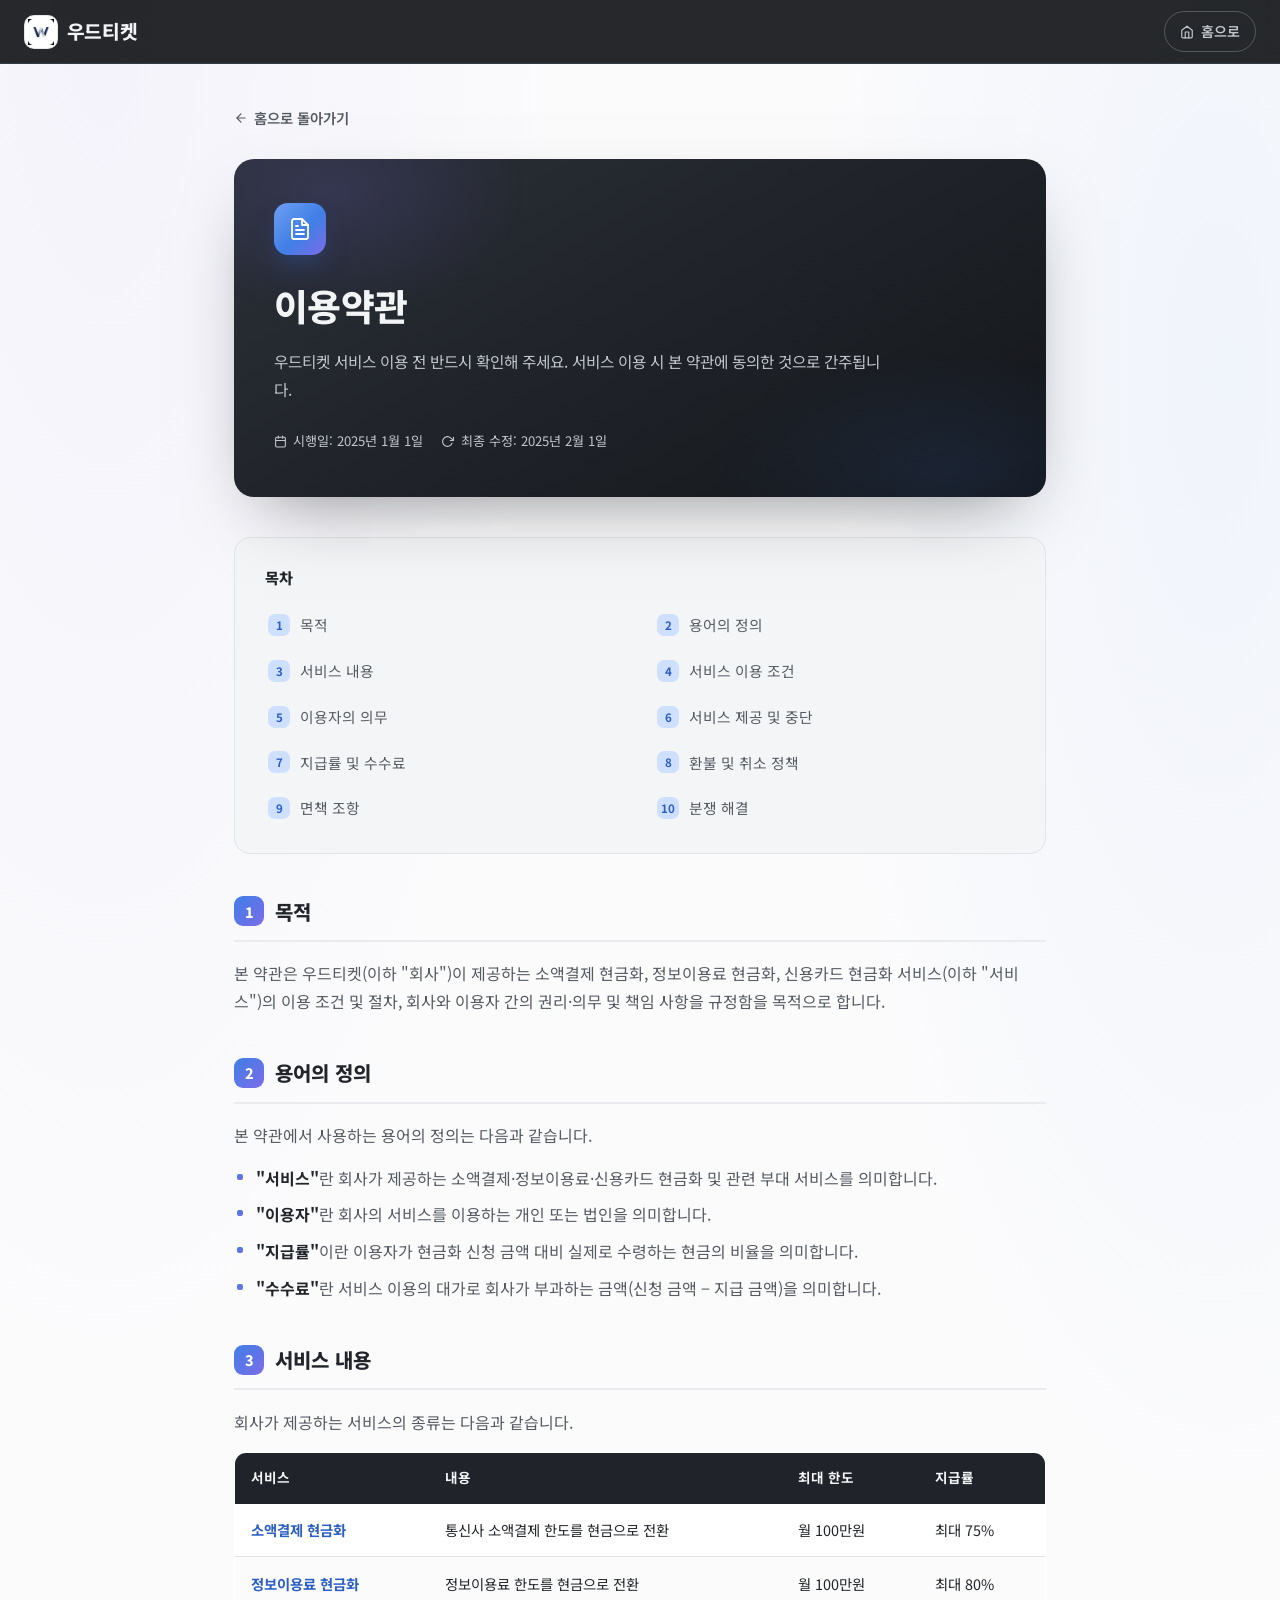
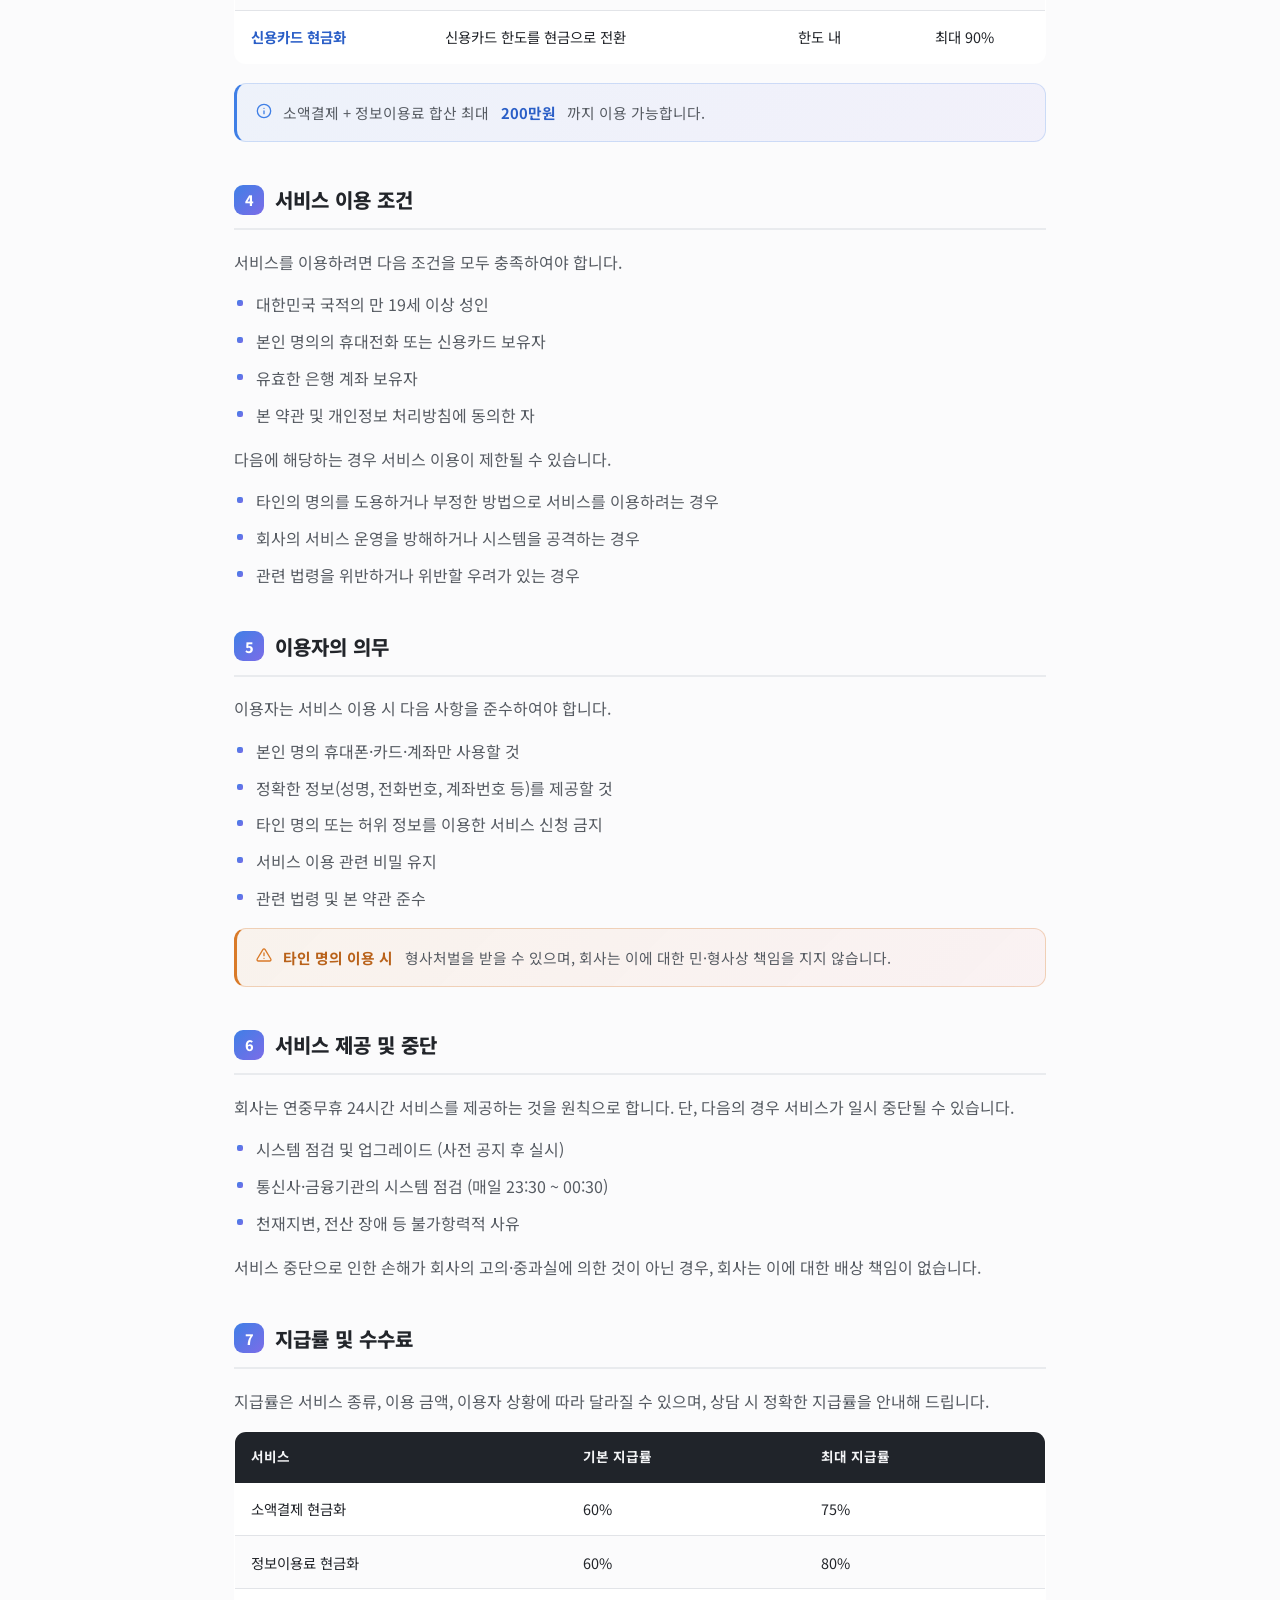
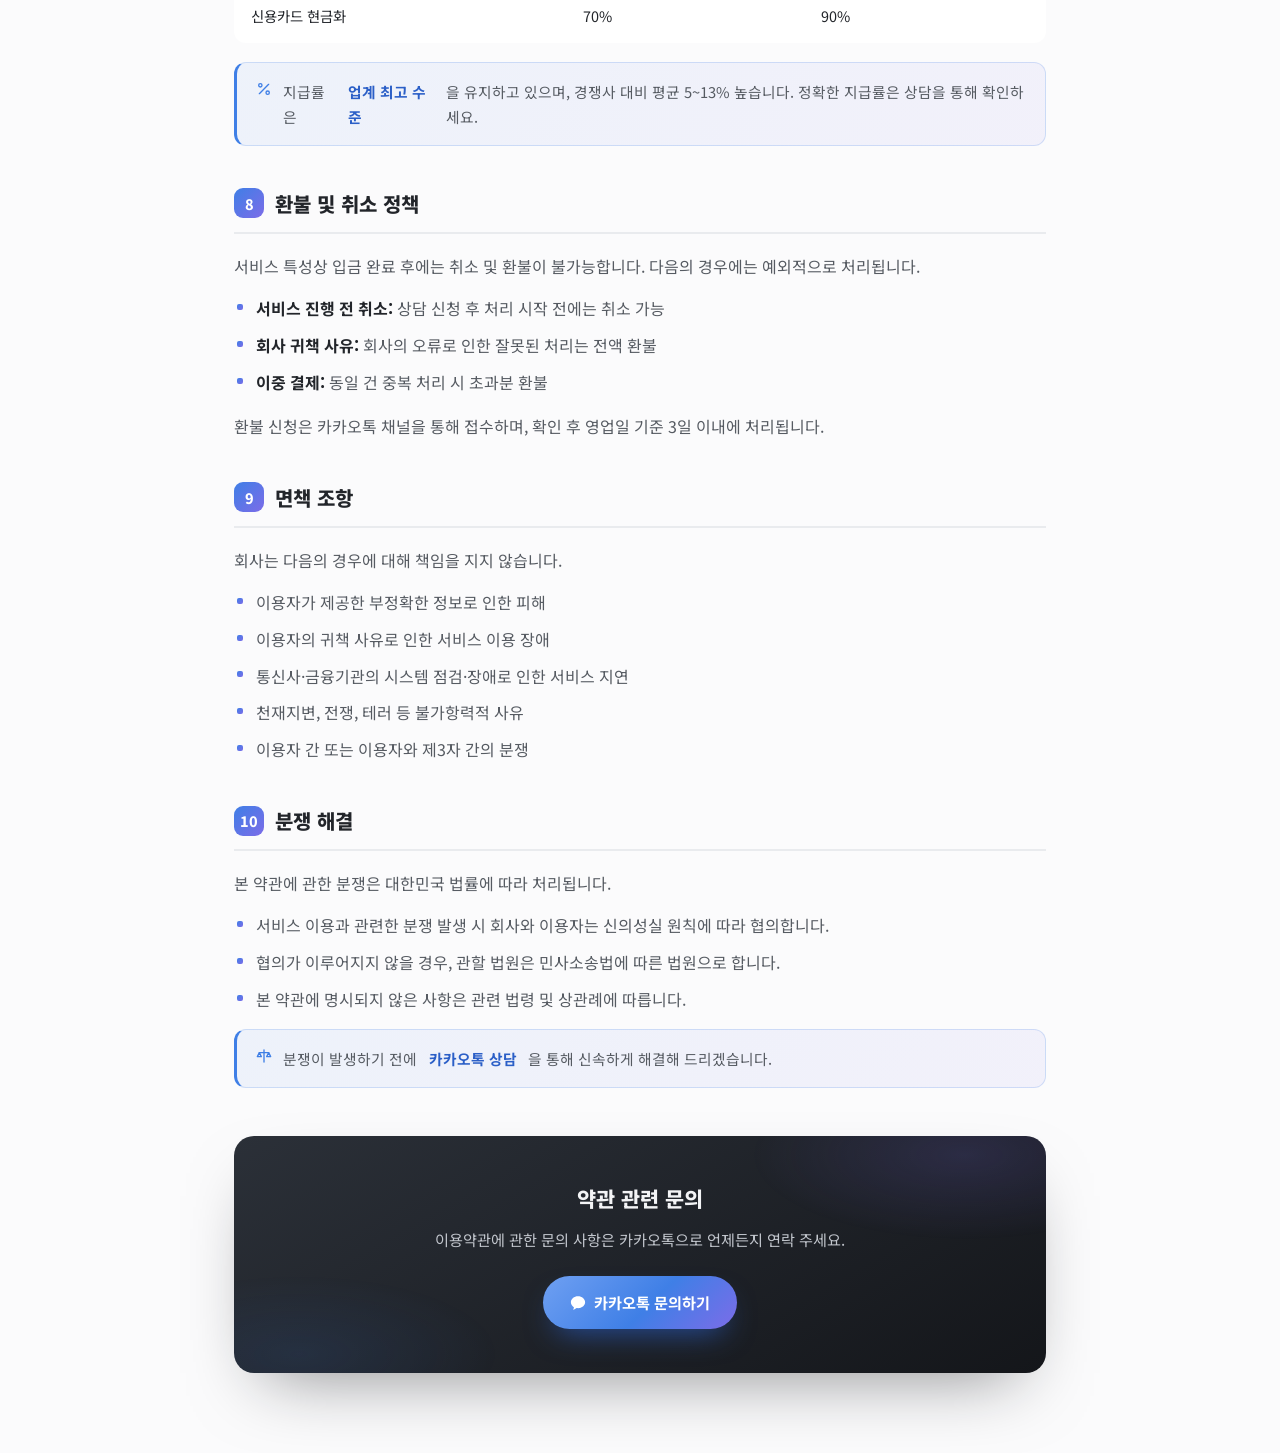
<file: terms.html>
<!DOCTYPE html>
<html lang="ko">
<head>
  <meta charset="UTF-8" />
  <meta name="viewport" content="width=device-width, initial-scale=1.0" />
  <title>이용약관</title>
  <meta name="description" content="이용약관. 서비스 이용 조건, 권리·의무, 지급률, 환불 정책 등 이용 전 반드시 확인해 주세요." />
  <meta name="robots" content="index, follow" />
  <link rel="canonical" href="https://www.wd-24.com/terms.html" />
  <meta property="og:type" content="website" />
  <meta property="og:site_name" content="WD-24" />
  <meta property="og:title" content="이용약관 | 우드티켓" />
  <meta property="og:description" content="이용약관. 서비스 이용 조건, 권리·의무, 지급률, 환불 정책 등 이용 전 반드시 확인해 주세요." />
  <meta property="og:url" content="https://www.wd-24.com/terms.html" />
  <meta property="og:locale" content="ko_KR" />
  <link rel="icon" type="image/jpeg" sizes="32x32" href="images/favicon-32x32.jpg" />
  <link rel="icon" type="image/jpeg" sizes="16x16" href="images/favicon-16x16.jpg" />
  <link rel="apple-touch-icon" sizes="180x180" href="images/apple-touch-icon.jpg" />
  <link rel="preconnect" href="https://fonts.googleapis.com" />
  <link rel="preconnect" href="https://fonts.gstatic.com" crossorigin />
  <link href="https://fonts.googleapis.com/css2?family=Noto+Sans+KR:wght@400;500;700;800;900&display=swap" rel="stylesheet" />
  <link rel="stylesheet" href="legal.css" />
</head>
<body>

<header class="sub-header">
  <a href="index.html" class="sub-header-logo">
    <span class="logo-mark"><img src="images/logo-mark.jpg" alt="" width="26" height="26"></span>우드티켓
  </a>
  <a href="index.html" class="sub-header-home">
    <svg width="14" height="14" viewBox="0 0 24 24" fill="none" stroke="currentColor" stroke-width="2" stroke-linecap="round" stroke-linejoin="round"><path d="M3 9l9-7 9 7v11a2 2 0 0 1-2 2H5a2 2 0 0 1-2-2z"/><polyline points="9 22 9 12 15 12 15 22"/></svg>
    홈으로
  </a>
</header>

<div class="sub-wrap">
  <a href="index.html" class="sub-back">
    <svg width="14" height="14" viewBox="0 0 24 24" fill="none" stroke="currentColor" stroke-width="2" stroke-linecap="round" stroke-linejoin="round"><line x1="19" y1="12" x2="5" y2="12"/><polyline points="12 19 5 12 12 5"/></svg>
    홈으로 돌아가기
  </a>
  <div class="sub-hero">
    <div class="sub-hero-leaves" aria-hidden="true"></div>
    <div class="sub-hero-icon">
      <svg width="24" height="24" viewBox="0 0 24 24" fill="none" stroke="currentColor" stroke-width="1.8" stroke-linecap="round" stroke-linejoin="round"><path d="M14 2H6a2 2 0 0 0-2 2v16a2 2 0 0 0 2 2h12a2 2 0 0 0 2-2V8z"/><polyline points="14 2 14 8 20 8"/><line x1="16" y1="13" x2="8" y2="13"/><line x1="16" y1="17" x2="8" y2="17"/><polyline points="10 9 9 9 8 9"/></svg>
    </div>
    <h1>이용약관</h1>
    <p>우드티켓 서비스 이용 전 반드시 확인해 주세요. 서비스 이용 시 본 약관에 동의한 것으로 간주됩니다.</p>
    <div class="sub-hero-meta">
      <span>
        <svg width="13" height="13" viewBox="0 0 24 24" fill="none" stroke="currentColor" stroke-width="2" stroke-linecap="round" stroke-linejoin="round"><rect x="3" y="4" width="18" height="18" rx="2" ry="2"/><line x1="16" y1="2" x2="16" y2="6"/><line x1="8" y1="2" x2="8" y2="6"/><line x1="3" y1="10" x2="21" y2="10"/></svg>
        시행일: 2025년 1월 1일
      </span>
      <span>
        <svg width="13" height="13" viewBox="0 0 24 24" fill="none" stroke="currentColor" stroke-width="2" stroke-linecap="round" stroke-linejoin="round"><polyline points="23 4 23 10 17 10"/><path d="M20.49 15a9 9 0 1 1-2.12-9.36L23 10"/></svg>
        최종 수정: 2025년 2월 1일
      </span>
    </div>
  </div>

  <nav class="sub-toc" aria-label="목차">
    <h3>목차</h3>
    <ol>
      <li><a href="#t1" data-num="1">목적</a></li>
      <li><a href="#t2" data-num="2">용어의 정의</a></li>
      <li><a href="#t3" data-num="3">서비스 내용</a></li>
      <li><a href="#t4" data-num="4">서비스 이용 조건</a></li>
      <li><a href="#t5" data-num="5">이용자의 의무</a></li>
      <li><a href="#t6" data-num="6">서비스 제공 및 중단</a></li>
      <li><a href="#t7" data-num="7">지급률 및 수수료</a></li>
      <li><a href="#t8" data-num="8">환불 및 취소 정책</a></li>
      <li><a href="#t9" data-num="9">면책 조항</a></li>
      <li><a href="#t10" data-num="10">분쟁 해결</a></li>
    </ol>
  </nav>

  <section class="sub-section" id="t1">
    <h2 class="sub-section-title"><span class="num-badge">1</span>목적</h2>
    <p>본 약관은 우드티켓(이하 "회사")이 제공하는 소액결제 현금화, 정보이용료 현금화, 신용카드 현금화 서비스(이하 "서비스")의 이용 조건 및 절차, 회사와 이용자 간의 권리·의무 및 책임 사항을 규정함을 목적으로 합니다.</p>
  </section>

  <section class="sub-section" id="t2">
    <h2 class="sub-section-title"><span class="num-badge">2</span>용어의 정의</h2>
    <p>본 약관에서 사용하는 용어의 정의는 다음과 같습니다.</p>
    <ul>
      <li><strong>"서비스"</strong>란 회사가 제공하는 소액결제·정보이용료·신용카드 현금화 및 관련 부대 서비스를 의미합니다.</li>
      <li><strong>"이용자"</strong>란 회사의 서비스를 이용하는 개인 또는 법인을 의미합니다.</li>
      <li><strong>"지급률"</strong>이란 이용자가 현금화 신청 금액 대비 실제로 수령하는 현금의 비율을 의미합니다.</li>
      <li><strong>"수수료"</strong>란 서비스 이용의 대가로 회사가 부과하는 금액(신청 금액 − 지급 금액)을 의미합니다.</li>
    </ul>
  </section>

  <section class="sub-section" id="t3">
    <h2 class="sub-section-title"><span class="num-badge">3</span>서비스 내용</h2>
    <p>회사가 제공하는 서비스의 종류는 다음과 같습니다.</p>
    <table class="sub-table">
      <thead><tr><th>서비스</th><th>내용</th><th>최대 한도</th><th>지급률</th></tr></thead>
      <tbody>
        <tr><td><strong>소액결제 현금화</strong></td><td>통신사 소액결제 한도를 현금으로 전환</td><td>월 100만원</td><td>최대 75%</td></tr>
        <tr><td><strong>정보이용료 현금화</strong></td><td>정보이용료 한도를 현금으로 전환</td><td>월 100만원</td><td>최대 80%</td></tr>
        <tr><td><strong>신용카드 현금화</strong></td><td>신용카드 한도를 현금으로 전환</td><td>한도 내</td><td>최대 90%</td></tr>
      </tbody>
    </table>
    <div class="sub-highlight">
      <svg class="sub-hl-icon" width="16" height="16" viewBox="0 0 24 24" fill="none" stroke="currentColor" stroke-width="2" stroke-linecap="round" stroke-linejoin="round"><circle cx="12" cy="12" r="10"/><line x1="12" y1="16" x2="12" y2="12"/><line x1="12" y1="8" x2="12.01" y2="8"/></svg>
      소액결제 + 정보이용료 합산 최대 <strong>200만원</strong>까지 이용 가능합니다.
    </div>
  </section>

  <section class="sub-section" id="t4">
    <h2 class="sub-section-title"><span class="num-badge">4</span>서비스 이용 조건</h2>
    <p>서비스를 이용하려면 다음 조건을 모두 충족하여야 합니다.</p>
    <ul>
      <li>대한민국 국적의 만 19세 이상 성인</li>
      <li>본인 명의의 휴대전화 또는 신용카드 보유자</li>
      <li>유효한 은행 계좌 보유자</li>
      <li>본 약관 및 개인정보 처리방침에 동의한 자</li>
    </ul>
    <p>다음에 해당하는 경우 서비스 이용이 제한될 수 있습니다.</p>
    <ul>
      <li>타인의 명의를 도용하거나 부정한 방법으로 서비스를 이용하려는 경우</li>
      <li>회사의 서비스 운영을 방해하거나 시스템을 공격하는 경우</li>
      <li>관련 법령을 위반하거나 위반할 우려가 있는 경우</li>
    </ul>
  </section>

  <section class="sub-section" id="t5">
    <h2 class="sub-section-title"><span class="num-badge">5</span>이용자의 의무</h2>
    <p>이용자는 서비스 이용 시 다음 사항을 준수하여야 합니다.</p>
    <ul>
      <li>본인 명의 휴대폰·카드·계좌만 사용할 것</li>
      <li>정확한 정보(성명, 전화번호, 계좌번호 등)를 제공할 것</li>
      <li>타인 명의 또는 허위 정보를 이용한 서비스 신청 금지</li>
      <li>서비스 이용 관련 비밀 유지</li>
      <li>관련 법령 및 본 약관 준수</li>
    </ul>
    <div class="sub-highlight sub-highlight--warn">
      <svg class="sub-hl-icon" width="16" height="16" viewBox="0 0 24 24" fill="none" stroke="currentColor" stroke-width="2" stroke-linecap="round" stroke-linejoin="round"><path d="M10.29 3.86L1.82 18a2 2 0 0 0 1.71 3h16.94a2 2 0 0 0 1.71-3L13.71 3.86a2 2 0 0 0-3.42 0z"/><line x1="12" y1="9" x2="12" y2="13"/><line x1="12" y1="17" x2="12.01" y2="17"/></svg>
      <strong>타인 명의 이용 시</strong> 형사처벌을 받을 수 있으며, 회사는 이에 대한 민·형사상 책임을 지지 않습니다.
    </div>
  </section>

  <section class="sub-section" id="t6">
    <h2 class="sub-section-title"><span class="num-badge">6</span>서비스 제공 및 중단</h2>
    <p>회사는 연중무휴 24시간 서비스를 제공하는 것을 원칙으로 합니다. 단, 다음의 경우 서비스가 일시 중단될 수 있습니다.</p>
    <ul>
      <li>시스템 점검 및 업그레이드 (사전 공지 후 실시)</li>
      <li>통신사·금융기관의 시스템 점검 (매일 23:30 ~ 00:30)</li>
      <li>천재지변, 전산 장애 등 불가항력적 사유</li>
    </ul>
    <p>서비스 중단으로 인한 손해가 회사의 고의·중과실에 의한 것이 아닌 경우, 회사는 이에 대한 배상 책임이 없습니다.</p>
  </section>

  <section class="sub-section" id="t7">
    <h2 class="sub-section-title"><span class="num-badge">7</span>지급률 및 수수료</h2>
    <p>지급률은 서비스 종류, 이용 금액, 이용자 상황에 따라 달라질 수 있으며, 상담 시 정확한 지급률을 안내해 드립니다.</p>
    <table class="sub-table">
      <thead><tr><th>서비스</th><th>기본 지급률</th><th>최대 지급률</th></tr></thead>
      <tbody>
        <tr><td>소액결제 현금화</td><td>60%</td><td>75%</td></tr>
        <tr><td>정보이용료 현금화</td><td>60%</td><td>80%</td></tr>
        <tr><td>신용카드 현금화</td><td>70%</td><td>90%</td></tr>
      </tbody>
    </table>
    <div class="sub-highlight">
      <svg class="sub-hl-icon" width="16" height="16" viewBox="0 0 24 24" fill="none" stroke="currentColor" stroke-width="2" stroke-linecap="round" stroke-linejoin="round"><line x1="19" y1="5" x2="5" y2="19"/><circle cx="6.5" cy="6.5" r="2.5"/><circle cx="17.5" cy="17.5" r="2.5"/></svg>
      지급률은 <strong>업계 최고 수준</strong>을 유지하고 있으며, 경쟁사 대비 평균 5~13% 높습니다. 정확한 지급률은 상담을 통해 확인하세요.
    </div>
  </section>

  <section class="sub-section" id="t8">
    <h2 class="sub-section-title"><span class="num-badge">8</span>환불 및 취소 정책</h2>
    <p>서비스 특성상 입금 완료 후에는 취소 및 환불이 불가능합니다. 다음의 경우에는 예외적으로 처리됩니다.</p>
    <ul>
      <li><strong>서비스 진행 전 취소:</strong> 상담 신청 후 처리 시작 전에는 취소 가능</li>
      <li><strong>회사 귀책 사유:</strong> 회사의 오류로 인한 잘못된 처리는 전액 환불</li>
      <li><strong>이중 결제:</strong> 동일 건 중복 처리 시 초과분 환불</li>
    </ul>
    <p>환불 신청은 카카오톡 채널을 통해 접수하며, 확인 후 영업일 기준 3일 이내에 처리됩니다.</p>
  </section>

  <section class="sub-section" id="t9">
    <h2 class="sub-section-title"><span class="num-badge">9</span>면책 조항</h2>
    <p>회사는 다음의 경우에 대해 책임을 지지 않습니다.</p>
    <ul>
      <li>이용자가 제공한 부정확한 정보로 인한 피해</li>
      <li>이용자의 귀책 사유로 인한 서비스 이용 장애</li>
      <li>통신사·금융기관의 시스템 점검·장애로 인한 서비스 지연</li>
      <li>천재지변, 전쟁, 테러 등 불가항력적 사유</li>
      <li>이용자 간 또는 이용자와 제3자 간의 분쟁</li>
    </ul>
  </section>

  <section class="sub-section" id="t10">
    <h2 class="sub-section-title"><span class="num-badge">10</span>분쟁 해결</h2>
    <p>본 약관에 관한 분쟁은 대한민국 법률에 따라 처리됩니다.</p>
    <ul>
      <li>서비스 이용과 관련한 분쟁 발생 시 회사와 이용자는 신의성실 원칙에 따라 협의합니다.</li>
      <li>협의가 이루어지지 않을 경우, 관할 법원은 민사소송법에 따른 법원으로 합니다.</li>
      <li>본 약관에 명시되지 않은 사항은 관련 법령 및 상관례에 따릅니다.</li>
    </ul>
    <div class="sub-highlight">
      <svg class="sub-hl-icon" width="16" height="16" viewBox="0 0 24 24" fill="none" stroke="currentColor" stroke-width="2" stroke-linecap="round" stroke-linejoin="round"><path d="M12 3v18"/><path d="M5 7h14"/><path d="M5 7l-3 6h6z"/><path d="M19 7l3 6h-6z"/></svg>
      분쟁이 발생하기 전에 <strong>카카오톡 상담</strong>을 통해 신속하게 해결해 드리겠습니다.
    </div>
  </section>

  <div class="sub-contact-box">
    <div class="sub-contact-leaves" aria-hidden="true"></div>
    <h3>약관 관련 문의</h3>
    <p>이용약관에 관한 문의 사항은 카카오톡으로 언제든지 연락 주세요.</p>
    <a href="https://vvd.im/24kr" data-kakao class="sub-contact-btn" target="_blank" rel="nofollow noopener noreferrer">
      <svg width="16" height="16" viewBox="0 0 18 18" fill="currentColor"><path d="M9 1.5C4.6 1.5 1 4.5 1 8.2c0 2.3 1.4 4.3 3.4 5.5L3.7 17l3.8-2.3c.5.1 1 .1 1.5.1 4.4 0 8-3 8-6.6S13.4 1.5 9 1.5z"/></svg>
      카카오톡 문의하기
    </a>
  </div>
</div>

<script>
/* ====== 카카오톡 상담 링크 (★메인 index.html의 KAKAO_URL과 동일하게 맞춰주세요) ====== */
(function(){
  var KAKAO_URL = "https://vvd.im/wd24";  /* 비우면 index.html#contact로 이동 */
  document.querySelectorAll("[data-kakao]").forEach(function(btn){
    if(KAKAO_URL){ btn.setAttribute("href",KAKAO_URL); btn.setAttribute("target","_blank"); btn.setAttribute("rel","noopener noreferrer"); }
    else { btn.setAttribute("href","index.html#contact"); }
  });
})();
</script>

</body>
</html>
</file>
<file: css/style.css>
/* ============================================================
   WOOD 상품권 — Natural Luxury Theme v3
   ============================================================ */
@property --bd{syntax:'<angle>';initial-value:0deg;inherits:false}
:root{
  --espresso:#14161a; --walnut:#20242a; --walnut-2:#2b3038;
  --bark:#6b7178; --oak:#8b9098;
  --grape:#6b7178; --violet:#8b9098; --amethyst:#9aa0a8; --lilac:#c2c6cd;
  --gold:#3f7fe6; --gold-soft:#6fa0f2; --gold-deep:#2b5fc7; --gold-lite:#cfe0ff;
  --ivory:#f4f5f7; --ivory-2:#e9ebee; --cream:#fbfbfc; --line:#e2e4e8;
  --ink:#22252a; --ink-soft:#565b62; --ink-mute:#8b9098;
  --on-dark:#f3f4f6; --on-dark-soft:#c2c6cd;
  --shadow:0 30px 70px -30px rgba(18,20,24,.5);
  --shadow-sm:0 14px 34px -18px rgba(18,20,24,.45);
  --serif:"Noto Sans KR",sans-serif;
  --display:"Noto Sans KR",sans-serif;
  --num:"Noto Sans KR",sans-serif;
  --sans:"Noto Sans KR",-apple-system,BlinkMacSystemFont,system-ui,sans-serif;
  --maxw:1200px; --radius:20px; --ease:cubic-bezier(.22,.61,.36,1);
}
*,*::before,*::after{box-sizing:border-box;margin:0;padding:0}
html{scroll-behavior:smooth;scroll-padding-top:84px;-webkit-text-size-adjust:100%}
body{font-family:var(--sans);color:var(--ink);background:var(--cream);line-height:1.7;font-size:16px;letter-spacing:-.01em;overflow-x:hidden;-webkit-font-smoothing:antialiased}
img,svg{display:block;max-width:100%}
a{color:inherit;text-decoration:none}
ul,ol{list-style:none}
h1,h2,h3{line-height:1.22;letter-spacing:-.02em;font-weight:600}
.grain{position:fixed;inset:0;z-index:9998;pointer-events:none;opacity:.04;background-image:url("data:image/svg+xml,%3Csvg xmlns='http://www.w3.org/2000/svg' width='160' height='160'%3E%3Cfilter id='n'%3E%3CfeTurbulence type='fractalNoise' baseFrequency='0.85' numOctaves='3' stitchTiles='stitch'/%3E%3C/filter%3E%3Crect width='100%25' height='100%25' filter='url(%23n)'/%3E%3C/svg%3E");mix-blend-mode:multiply}
.container{width:100%;max-width:var(--maxw);margin:0 auto;padding:0 24px}
.container.narrow{max-width:820px}
.br-pc{display:inline}.br-mo{display:none}

/* Buttons */
.btn{display:inline-flex;align-items:center;justify-content:center;gap:.5em;padding:.95em 1.9em;border-radius:999px;font-weight:600;font-size:.98rem;border:1px solid transparent;cursor:pointer;transition:.35s var(--ease);white-space:nowrap;font-family:var(--sans);letter-spacing:0}
.btn svg{transition:.35s var(--ease);flex:none}
.btn-gold{background:linear-gradient(135deg,var(--gold-soft),var(--gold) 55%,var(--gold-deep));color:#fff;box-shadow:0 12px 26px -12px rgba(43,95,199,.7)}
.btn-gold:hover{transform:translateY(-2px);box-shadow:0 18px 36px -12px rgba(43,95,199,.9)}
.btn-gold:hover svg{transform:translateX(3px)}
.btn-ghost{background:transparent;border-color:var(--bark);color:var(--walnut)}
.btn-ghost:hover{transform:translateY(-2px);background:var(--walnut);color:var(--on-dark);border-color:var(--walnut);box-shadow:0 14px 30px -16px rgba(18,20,24,.5)}
.btn-ghost.light{border-color:rgba(243,234,217,.45);color:var(--on-dark)}
.btn-ghost.light:hover{transform:translateY(-2px);background:var(--on-dark);color:var(--espresso);border-color:var(--on-dark);box-shadow:0 14px 30px -14px rgba(0,0,0,.5)}

/* Header */
.site-header{position:fixed;top:0;left:0;right:0;z-index:1000;transition:.4s var(--ease)}
.site-header::before{content:"";position:absolute;inset:0;background:rgba(251,247,238,0);backdrop-filter:blur(0);transition:.4s var(--ease);border-bottom:1px solid transparent}
.site-header.scrolled::before{background:rgba(251,247,238,.86);backdrop-filter:blur(14px);border-bottom:1px solid var(--line)}
.header-inner{position:relative;display:flex;align-items:center;justify-content:space-between;height:74px}
.brand{display:flex;align-items:center;gap:.55rem}
.brand-mark{display:grid;place-items:center;width:40px;height:40px}
.brand-mark .brand-w{width:40px;height:40px;object-fit:cover;border-radius:11px}
.brand-text{font-family:var(--num);font-size:1.4rem;font-weight:800;letter-spacing:-.02em;line-height:1;color:var(--on-dark)}
.site-header.scrolled .brand-text{color:var(--walnut)}
.header-menu{display:contents}
.nav{display:flex;align-items:center;gap:1.9rem}.header-actions{display:inline-flex;align-items:center;gap:.6rem;margin-left:1.6rem}
.nav a{position:relative;font-size:.96rem;font-weight:500;color:var(--on-dark-soft);padding:.4rem 0;transition:.3s var(--ease)}
.nav a::after{content:"";position:absolute;left:0;bottom:-2px;width:0;height:1.5px;background:var(--gold-soft);transition:.35s var(--ease)}
.nav a:hover{color:var(--gold-soft)}.nav a:hover::after{width:100%}
.site-header.scrolled .nav a{color:var(--ink-soft)}
.site-header.scrolled .nav a::after{background:var(--gold-deep)}
.site-header.scrolled .nav a:hover{color:var(--walnut)}
.header-cta{box-sizing:border-box;height:40px;padding:0 1.3em;font-size:.9rem;line-height:1;flex:0 0 auto}
/* 데스크탑 헤더: 전화/카카오 버튼 좌우 동일 너비 */
.header-actions .header-cta,.header-actions .header-phone{width:128px;padding-left:0;padding-right:0}
.header-phone{display:inline-flex;align-items:center;justify-content:center;gap:.45em;box-sizing:border-box;height:40px;padding:0 1.15em;font-size:.9rem;font-weight:600;line-height:1;color:var(--on-dark);border:1.5px solid rgba(255,255,255,.32);border-radius:999px;white-space:nowrap;transition:.3s var(--ease)}
.header-phone svg{opacity:.9}
.site-header.scrolled .header-phone{color:var(--ink);border-color:rgba(34,37,42,.22)}
.header-phone:hover{transform:translateY(-2px);color:var(--gold-soft);border-color:var(--gold-soft);box-shadow:0 12px 24px -14px rgba(43,95,199,.6)}
.nav-toggle{display:none;flex-direction:column;gap:5px;background:none;border:0;cursor:pointer;padding:8px}
.nav-toggle span{width:24px;height:2px;background:var(--on-dark);border-radius:2px;transition:.35s var(--ease)}
.site-header.scrolled .nav-toggle span{background:var(--walnut)}
.nav-toggle[aria-expanded="true"] span:nth-child(1){transform:translateY(7px) rotate(45deg)}
.nav-toggle[aria-expanded="true"] span:nth-child(2){opacity:0}
.nav-toggle[aria-expanded="true"] span:nth-child(3){transform:translateY(-7px) rotate(-45deg)}

/* Hero — DARK theme */
.hero{position:relative;min-height:100svh;display:flex;align-items:center;overflow:hidden;color:var(--on-dark)}
.hero-bg{position:absolute;inset:0;z-index:-2;background:radial-gradient(44% 40% at 20% 16%,rgba(122,108,228,.36),transparent 60%),radial-gradient(40% 38% at 38% 40%,rgba(92,112,236,.24),transparent 62%),radial-gradient(46% 42% at 60% 64%,rgba(108,94,214,.22),transparent 60%),radial-gradient(38% 36% at 82% 88%,rgba(74,92,206,.18),transparent 60%),radial-gradient(58% 50% at 90% 12%,rgba(63,127,230,.14),transparent 60%),linear-gradient(135deg,rgba(96,84,200,.14) 0%,transparent 48%),radial-gradient(140% 118% at 50% 30%,#1b1b29 0%,#121320 56%,#0a0a12 100%)}
.hero-bg::after{content:"";position:absolute;inset:0;opacity:.85;background-repeat:no-repeat;background-image:radial-gradient(1.4px 1.4px at 6% 6%,rgba(255,255,255,0.47),transparent),radial-gradient(1.3px 1.3px at 19% 14%,rgba(180,210,255,0.54),transparent),radial-gradient(1.3px 1.3px at 41% 8%,rgba(255,255,255,0.62),transparent),radial-gradient(1.4px 1.4px at 53% 8%,rgba(180,210,255,0.68),transparent),radial-gradient(1px 1px at 76% 4%,rgba(255,255,255,0.47),transparent),radial-gradient(1px 1px at 89% 6%,rgba(255,255,255,0.68),transparent),radial-gradient(1.3px 1.3px at 11% 30%,rgba(255,255,255,0.71),transparent),radial-gradient(1px 1px at 26% 30%,rgba(255,255,255,0.7),transparent),radial-gradient(1.2px 1.2px at 42% 42%,rgba(255,255,255,0.68),transparent),radial-gradient(1.4px 1.4px at 56% 43%,rgba(180,210,255,0.76),transparent),radial-gradient(1.1px 1.1px at 72% 37%,rgba(180,210,255,0.74),transparent),radial-gradient(1.2px 1.2px at 97% 31%,rgba(255,255,255,0.52),transparent),radial-gradient(1.4px 1.4px at 14% 61%,rgba(255,255,255,0.48),transparent),radial-gradient(1.1px 1.1px at 29% 68%,rgba(255,255,255,0.73),transparent),radial-gradient(1.6px 1.6px at 43% 62%,rgba(180,210,255,0.49),transparent),radial-gradient(1.4px 1.4px at 61% 55%,rgba(255,255,255,0.73),transparent),radial-gradient(1.1px 1.1px at 82% 68%,rgba(255,255,255,0.74),transparent),radial-gradient(1.1px 1.1px at 90% 70%,rgba(180,210,255,0.52),transparent),radial-gradient(1px 1px at 3% 92%,rgba(255,255,255,0.75),transparent),radial-gradient(1px 1px at 31% 87%,rgba(255,255,255,0.63),transparent),radial-gradient(1.6px 1.6px at 47% 93%,rgba(255,255,255,0.67),transparent),radial-gradient(1.2px 1.2px at 65% 91%,rgba(180,210,255,0.83),transparent),radial-gradient(1px 1px at 70% 83%,rgba(255,255,255,0.45),transparent),radial-gradient(1px 1px at 87% 84%,rgba(255,255,255,0.62),transparent)}.hero-bg::before{content:"";position:absolute;inset:0;pointer-events:none;background-repeat:no-repeat;background-image:url("data:image/svg+xml,%3Csvg%20xmlns%3D%27http%3A%2F%2Fwww.w3.org%2F2000%2Fsvg%27%20viewBox%3D%270%200%2024%2024%27%3E%3Cpath%20d%3D%27M12%200%20C13%209%2015%2011%2024%2012%20C15%2013%2013%2015%2012%2024%20C11%2015%209%2013%200%2012%20C9%2011%2011%209%2012%200%20Z%27%20fill%3D%27white%27%2F%3E%3C%2Fsvg%3E"),url("data:image/svg+xml,%3Csvg%20xmlns%3D%27http%3A%2F%2Fwww.w3.org%2F2000%2Fsvg%27%20viewBox%3D%270%200%2024%2024%27%3E%3Cpath%20d%3D%27M12%200%20C13%209%2015%2011%2024%2012%20C15%2013%2013%2015%2012%2024%20C11%2015%209%2013%200%2012%20C9%2011%2011%209%2012%200%20Z%27%20fill%3D%27white%27%2F%3E%3C%2Fsvg%3E"),url("data:image/svg+xml,%3Csvg%20xmlns%3D%27http%3A%2F%2Fwww.w3.org%2F2000%2Fsvg%27%20viewBox%3D%270%200%2024%2024%27%3E%3Cpath%20d%3D%27M12%200%20C13%209%2015%2011%2024%2012%20C15%2013%2013%2015%2012%2024%20C11%2015%209%2013%200%2012%20C9%2011%2011%209%2012%200%20Z%27%20fill%3D%27white%27%2F%3E%3C%2Fsvg%3E"),url("data:image/svg+xml,%3Csvg%20xmlns%3D%27http%3A%2F%2Fwww.w3.org%2F2000%2Fsvg%27%20viewBox%3D%270%200%2024%2024%27%3E%3Cpath%20d%3D%27M12%200%20C13%209%2015%2011%2024%2012%20C15%2013%2013%2015%2012%2024%20C11%2015%209%2013%200%2012%20C9%2011%2011%209%2012%200%20Z%27%20fill%3D%27white%27%2F%3E%3C%2Fsvg%3E"),url("data:image/svg+xml,%3Csvg%20xmlns%3D%27http%3A%2F%2Fwww.w3.org%2F2000%2Fsvg%27%20viewBox%3D%270%200%2024%2024%27%3E%3Cpath%20d%3D%27M12%200%20C13%209%2015%2011%2024%2012%20C15%2013%2013%2015%2012%2024%20C11%2015%209%2013%200%2012%20C9%2011%2011%209%2012%200%20Z%27%20fill%3D%27white%27%2F%3E%3C%2Fsvg%3E"),url("data:image/svg+xml,%3Csvg%20xmlns%3D%27http%3A%2F%2Fwww.w3.org%2F2000%2Fsvg%27%20viewBox%3D%270%200%2024%2024%27%3E%3Cpath%20d%3D%27M12%200%20C13%209%2015%2011%2024%2012%20C15%2013%2013%2015%2012%2024%20C11%2015%209%2013%200%2012%20C9%2011%2011%209%2012%200%20Z%27%20fill%3D%27white%27%2F%3E%3C%2Fsvg%3E");background-position:13% 16%,30% 72%,49% 11%,70% 32%,87% 58%,23% 46%;background-size:15px 15px,11px 11px,13px 13px,16px 16px,12px 12px,10px 10px;filter:drop-shadow(0 0 3px rgba(190,215,255,.55));opacity:.9}
.hero-grid{position:relative;display:grid;grid-template-columns:1.05fr .95fr;gap:40px;align-items:center;padding:118px 24px 92px}

/* eyebrow — 1.4x + spinning gold border (dark) */
.eyebrow{position:relative;display:inline-flex;align-items:center;gap:.7em;font-size:1.12rem;letter-spacing:.04em;color:#cdd2d9;font-weight:700;margin-bottom:1.7rem;padding:.72em 1.7em;border-radius:999px;background:rgba(20,22,26,.5);border:1.5px solid rgba(111,160,242,.3);isolation:isolate}
.eyebrow::before{content:"";position:absolute;inset:-2px;border-radius:999px;padding:2px;background:conic-gradient(from var(--bd),transparent 0deg,transparent 235deg,var(--gold-lite) 300deg,var(--gold) 335deg,transparent 360deg);-webkit-mask:linear-gradient(#000 0 0) content-box,linear-gradient(#000 0 0);-webkit-mask-composite:xor;mask-composite:exclude;animation:spinbd 3.6s linear infinite;z-index:-1}
@keyframes spinbd{to{--bd:360deg}}
.eyebrow .dot{width:9px;height:9px;border-radius:50%;background:var(--gold-soft);box-shadow:0 0 0 0 rgba(111,160,242,.6);animation:pulse 2s infinite;flex:none}
@keyframes pulse{0%{box-shadow:0 0 0 0 rgba(111,160,242,.5)}70%{box-shadow:0 0 0 9px rgba(111,160,242,0)}100%{box-shadow:0 0 0 0 rgba(111,160,242,0)}}
.hero-title{font-family:var(--serif);font-weight:800;font-size:clamp(2.2rem,5.3vw,4.2rem);line-height:1.18;color:var(--on-dark);text-shadow:0 2px 30px rgba(0,0,0,.3)}
.hero-title .accent{background:linear-gradient(90deg,#3f7fe6 0%,#7aa6f0 42%,#dfe3e9 100%);-webkit-background-clip:text;background-clip:text;-webkit-text-fill-color:transparent;color:transparent;font-weight:800}
.eyebrow-txt{background:linear-gradient(90deg,#3f7fe6 0%,#7aa6f0 40%,#d4d9e0 100%);-webkit-background-clip:text;background-clip:text;-webkit-text-fill-color:transparent;color:transparent}
.hero-sub{margin:1.7rem 0 2.4rem;max-width:520px;color:var(--on-dark-soft);font-size:clamp(1rem,2vw,1.14rem);line-height:1.85}
.hero-cta{display:flex;gap:1rem;flex-wrap:wrap}
/* 히어로 카피 영역 + 하단 CTA 버튼 2개: 좌우 동일 너비 (글자 길이와 무관) */
.hero-copy .hero-cta,.cta .hero-cta{max-width:480px}
.hero-copy .hero-cta .btn,.cta .hero-cta .btn{flex:1 1 0;min-width:0}
/* 히어로 버튼: 넓은 PC에선 글 왼쪽 끝에 맞춰 왼쪽 정렬 */
.hero-copy .hero-cta{justify-content:flex-start;margin-left:0;margin-right:0}
.hero-stats{display:flex;gap:clamp(1.4rem,4vw,3rem);margin-top:3.4rem;padding-top:2.2rem;border-top:1px solid rgba(111,160,242,.2)}
.hero-stats strong{display:block;font-family:var(--num);font-size:clamp(2.1rem,4.8vw,3rem);font-weight:800;color:#cbd0d8;line-height:1;letter-spacing:-.02em}
.hero-stats strong i{font-style:normal;font-size:.58em;font-weight:700;margin-left:.05em}
.hero-stats span{font-size:.84rem;color:var(--on-dark-soft)}


/* Hero stage: rings + swirl + fixed phone/card (all share one centered stage) */
.hero-visual{position:relative;display:flex;justify-content:center;align-items:center;min-height:520px}
.hero-stage{position:relative;width:min(480px,94%);aspect-ratio:1/1;--R:205px}
.hero-rings{position:absolute;left:50%;top:50%;width:150%;height:150%;z-index:1;filter:drop-shadow(0 0 12px rgba(63,127,230,.5));animation:ringSpin 90s linear infinite}
@keyframes ringSpin{from{transform:translate(-50%,-50%) rotate(0)}to{transform:translate(-50%,-50%) rotate(360deg)}}
.hero-device{position:absolute;inset:0;z-index:3}
.phone-wrap{position:absolute;left:3%;top:2%;width:55%;transform:rotate(-6deg);backface-visibility:hidden;-webkit-backface-visibility:hidden}
.phone-wrap::after{content:"";position:absolute;left:8%;right:8%;bottom:-4%;height:22%;border-radius:50%;background:rgba(0,0,0,.55);filter:blur(34px);z-index:-1}
.card-wrap{position:absolute;right:-2%;bottom:3%;width:56%;transform:rotate(10deg);backface-visibility:hidden;-webkit-backface-visibility:hidden;z-index:4}
.card-wrap::after{content:"";position:absolute;left:10%;right:10%;bottom:-2%;height:26%;border-radius:50%;background:rgba(0,0,0,.5);filter:blur(28px);z-index:-1}
.phone-svg{width:100%;height:auto}.herocard-svg{width:100%;height:auto;border-radius:16px}
/* phone glowing check + content */
.chk-halo{filter:blur(6px);transform-box:fill-box;transform-origin:center;animation:chkHalo 1.9s ease-in-out infinite}
@keyframes chkHalo{0%,100%{opacity:.12;transform:scale(.85)}50%{opacity:.4;transform:scale(1.15)}}
.chk-ring{transform-box:fill-box;transform-origin:center;animation:chkSpin 9s linear infinite}
@keyframes chkSpin{to{transform:rotate(360deg)}}
.chk-mark{filter:drop-shadow(0 0 5px #8fd6a0);animation:chkPulse 1.9s ease-in-out infinite}
@keyframes chkPulse{0%,100%{filter:drop-shadow(0 0 3px #8fd6a0)}50%{filter:drop-shadow(0 0 9px #aef0bd)}}
/* swirl particles around rings */
.swirl{position:absolute;left:50%;top:50%;width:0;height:0;z-index:2}
.swirl .p{position:absolute;left:0;top:0;width:7px;height:7px;border-radius:2px;background:var(--gold-lite);box-shadow:0 0 8px 1px rgba(180,210,255,.85);transform-origin:0 0;opacity:0;animation:swirl 4.8s linear infinite;animation-delay:var(--dl)}
.swirl .p:nth-child(even){width:5px;height:5px;animation-duration:5.6s}
.swirl .p:nth-child(3n){width:9px;height:9px;animation-duration:4.2s}
@keyframes swirl{
  0%{opacity:0;transform:rotate(var(--a0)) translateX(20px) scale(.2)}
  12%{opacity:1}
  80%{opacity:.9}
  100%{opacity:0;transform:rotate(calc(var(--a0) + 540deg)) translateX(calc(var(--R) * var(--m))) scale(1)}
}
.scroll-hint{position:absolute;left:50%;bottom:24px;transform:translateX(-50%);width:24px;height:38px;border:1.5px solid rgba(111,160,242,.45);border-radius:14px}
.scroll-hint span{position:absolute;left:50%;top:8px;width:4px;height:7px;border-radius:2px;background:var(--gold-soft);transform:translateX(-50%);animation:scrollDot 1.8s var(--ease) infinite}
@keyframes scrollDot{0%{opacity:0;transform:translate(-50%,0)}40%{opacity:1}80%{opacity:0;transform:translate(-50%,12px)}100%{opacity:0}}

/* Section base */
.section{padding:clamp(74px,11vw,138px) 0;position:relative;overflow:hidden}
.section-head{max-width:720px;margin:0 auto clamp(44px,6vw,68px);text-align:center}
.kicker{font-size:.78rem;letter-spacing:.26em;text-transform:uppercase;font-weight:700;background:linear-gradient(90deg,#aab1bb,#565d67 58%,#2e333a);-webkit-background-clip:text;background-clip:text;-webkit-text-fill-color:transparent;color:transparent}
.kicker.light{-webkit-text-fill-color:#c7ccd4;color:#c7ccd4}
.ornament{display:flex;align-items:center;justify-content:center;gap:14px;margin:14px 0 20px}
.ornament i{width:54px;height:1px;background:linear-gradient(90deg,transparent,#9aa1ab)}
.ornament i:last-child{background:linear-gradient(90deg,#9aa1ab,transparent)}
.ornament svg{width:44px;height:18px}
.ornament.light i{background:linear-gradient(90deg,transparent,#c2c6cd)}
.ornament.light i:last-child{background:linear-gradient(90deg,#c2c6cd,transparent)}
.section-head h2{font-family:var(--serif);font-size:clamp(1.9rem,4.4vw,3rem);color:var(--walnut);font-weight:600}
.section-head .lead{margin-top:1rem;color:var(--ink-soft);font-size:1.04rem}
.why .section-head h2,.review .section-head h2{color:var(--on-dark)}
.why .section-head .lead,.review .section-head .lead{color:var(--on-dark-soft)}
.leaf-watermark{position:absolute;width:380px;height:380px;pointer-events:none;opacity:.05;background:url("data:image/svg+xml,%3Csvg xmlns='http://www.w3.org/2000/svg' viewBox='0 0 200 200'%3E%3Cpath d='M100 14 C150 64 158 128 100 188 C42 128 50 64 100 14 Z' fill='%23a8854b'/%3E%3Cpath d='M100 30 V178' stroke='%237a5a32' stroke-width='2'/%3E%3Cpath d='M100 70 L70 56 M100 70 L130 56 M100 110 L66 92 M100 110 L134 92 M100 148 L74 134 M100 148 L126 134' stroke='%237a5a32' stroke-width='1.6'/%3E%3C/svg%3E") no-repeat center/contain}
.lw-l{left:-130px;top:40px;transform:rotate(-24deg)}
.lw-r{right:-130px;bottom:30px;transform:rotate(150deg)}

/* Services */
.items{background:radial-gradient(55% 45% at 88% 8%,rgba(63,127,230,.08),transparent 60%),radial-gradient(50% 55% at 4% 96%,rgba(139,144,152,.1),transparent 62%),var(--cream)}
.svc-grid{display:grid;grid-template-columns:repeat(3,1fr);gap:26px}
.svc-card{display:flex;flex-direction:column;background:var(--ivory);border:1px solid var(--line);border-radius:24px;overflow:hidden;transition:.4s var(--ease)}
.svc-card:hover{transform:translateY(-8px);box-shadow:var(--shadow);border-color:var(--gold-soft)}
.svc-top{position:relative;height:240px;display:grid;place-items:center;overflow:hidden;background:radial-gradient(120% 100% at 50% 0%,#2b3038,var(--espresso))}
.svc-top::after{content:"";position:absolute;inset:0;background:repeating-linear-gradient(100deg,rgba(0,0,0,.05) 0 2px,transparent 2px 22px);opacity:.5}
.svc-glow{position:absolute;width:300px;height:300px;border-radius:50%;background:radial-gradient(circle,rgba(63,127,230,.32),transparent 62%);filter:blur(6px);animation:glowPulse 3.5s ease-in-out infinite}
/* icon outlines white; gold light runs along them */
.svc-svg [stroke]:not(.ic-run){stroke:#f1ece0}
.svc-svg text{fill:#f1ece0}
@keyframes glowPulse{0%,100%{opacity:.7;transform:scale(.95)}50%{opacity:1;transform:scale(1.05)}}
.svc-ico{position:relative;z-index:2;width:176px;height:176px;filter:drop-shadow(0 8px 18px rgba(0,0,0,.45))}
.svc-svg{width:176px;height:176px;overflow:visible}
.ic-run{stroke-dasharray:16 84;stroke-dashoffset:0;filter:url(#glow);animation:icRun 2.8s linear infinite}
.svc-card:nth-child(2) .ic-run{animation-duration:3.2s}
.svc-card:nth-child(3) .ic-run{animation-duration:2.4s}
@keyframes icRun{to{stroke-dashoffset:-100}}
.won-glow{transform-box:fill-box;transform-origin:center;animation:wonGlow 2s ease-in-out infinite}
@keyframes wonGlow{0%,100%{opacity:.85}50%{opacity:1;filter:drop-shadow(0 0 5px var(--gold-lite))}}
.wave{opacity:.3;animation:wavePulse 2s ease-in-out infinite}
.wave.w2{animation-delay:.35s}
@keyframes wavePulse{0%,100%{opacity:.22}50%{opacity:1}}
.ln{opacity:.55;animation:lnPulse 2.4s ease-in-out infinite}
.ln.l2{animation-delay:.25s}.ln.l3{animation-delay:.5s}
@keyframes lnPulse{0%,100%{opacity:.45}50%{opacity:1}}
.twk{transform-box:fill-box;transform-origin:center;animation:twk 2.2s ease-in-out infinite}
@keyframes twk{0%,100%{opacity:.45;transform:scale(.65)}50%{opacity:1;transform:scale(1.15)}}
.svc-stage{position:absolute;inset:0;z-index:3;display:grid;place-items:center;perspective:640px;pointer-events:none}
.svc-stage>.svc-logo{grid-area:1/1}
.svc-logo{display:flex;flex-direction:column;align-items:center;justify-content:center;gap:7px;opacity:0;backface-visibility:hidden;transform-style:preserve-3d;animation:svcFlip 9s cubic-bezier(.7,0,.3,1) infinite both}
.svc-logo.s2{animation-delay:3s}
.svc-logo.s3{animation-delay:6s}
.svc-card:nth-child(2) .svc-stage{transform:translateY(-3px)}
.svc-logo em{font-style:normal;color:#cfd6e2;font-size:12px;font-weight:700;letter-spacing:.4px;white-space:nowrap}
.svc-logo .cardwm{padding:7px 15px;border-radius:8px;color:#fff;font-weight:700;font-size:15px;letter-spacing:.3px;white-space:nowrap}
@keyframes svcFlip{0%{opacity:0;transform:rotateY(-90deg) translateX(-26px)}5%{opacity:1;transform:rotateY(0deg) translateX(0)}28%{opacity:1;transform:rotateY(0deg) translateX(0)}33%{opacity:0;transform:rotateY(90deg) translateX(26px)}100%{opacity:0;transform:rotateY(90deg) translateX(26px)}}
@media (prefers-reduced-motion:reduce){.svc-logo{animation:none;opacity:0;transform:none}.svc-logo.s1{opacity:1}}
.svc-body{padding:34px 32px 38px}
.svc-sub{font-size:.8rem;font-weight:700;letter-spacing:.03em;color:var(--gold-deep)}
.svc-body h3{font-family:var(--serif);font-size:1.6rem;color:var(--walnut);margin:.35rem 0 .9rem}
.svc-body p{color:var(--ink-soft);font-size:.99rem;line-height:1.9}
/* ===== 서비스 카드 내용 (지급률 박스 + 체크리스트) ===== */
.svc-rate{display:flex;align-items:baseline;gap:.4em;margin:0 0 1.1rem;padding:.7em 1em;border-radius:12px;background:linear-gradient(135deg,rgba(63,127,230,.1),rgba(124,108,232,.1));border:1px solid rgba(63,127,230,.2);font-size:.92rem;color:var(--ink-soft);font-weight:600}
.svc-rate strong{font-family:var(--num);font-size:1.7rem;font-weight:800;letter-spacing:-.02em;background:linear-gradient(90deg,#3f7fe6,#7c6ce8);-webkit-background-clip:text;background-clip:text;-webkit-text-fill-color:transparent;color:transparent;line-height:1}
.svc-rate--best{background:linear-gradient(135deg,rgba(63,127,230,.16),rgba(124,108,232,.16));border-color:rgba(63,127,230,.35)}
.svc-list{list-style:none;margin:0;padding:0;display:flex;flex-direction:column;gap:.7rem}
.svc-list li{position:relative;padding-left:1.7rem;color:var(--ink-soft);font-size:.95rem;line-height:1.5}
.svc-list li::before{content:"";position:absolute;left:0;top:.15em;width:18px;height:18px;border-radius:50%;background:linear-gradient(135deg,#3f7fe6,#7c6ce8);-webkit-mask:url("data:image/svg+xml,%3Csvg xmlns='http://www.w3.org/2000/svg' viewBox='0 0 24 24'%3E%3Cpath fill='none' stroke='%23000' stroke-width='3.5' stroke-linecap='round' stroke-linejoin='round' d='M5 12l5 5L20 7'/%3E%3C/svg%3E") center/13px no-repeat;mask:url("data:image/svg+xml,%3Csvg xmlns='http://www.w3.org/2000/svg' viewBox='0 0 24 24'%3E%3Cpath fill='none' stroke='%23000' stroke-width='3.5' stroke-linecap='round' stroke-linejoin='round' d='M5 12l5 5L20 7'/%3E%3C/svg%3E") center/13px no-repeat}
.svc-list li b{color:var(--ink);font-weight:700}
/* 최고 지급률 배지 (3번 카드) */
.svc-card--best{position:relative}
.svc-card--best .svc-body{position:relative}
/* BEST 배지 래퍼 + 회전 은색 테두리 */
.svc-best-badge{position:absolute;top:16px;right:20px;z-index:5;display:inline-grid;place-items:center;font-size:.72rem;font-weight:800;letter-spacing:.08em;color:#fff;background:linear-gradient(135deg,#3f7fe6,#7c6ce8);padding:.42em 1.05em;border-radius:999px;box-shadow:0 6px 14px -6px rgba(63,127,230,.7);isolation:isolate}
.svc-best-badge::before{content:"";position:absolute;inset:-2px;border-radius:999px;padding:2px;background:conic-gradient(from var(--bd),transparent 0deg,transparent 230deg,#eef2f7 290deg,#aab2c0 320deg,#f6f8fb 348deg,transparent 360deg);-webkit-mask:linear-gradient(#000 0 0) content-box,linear-gradient(#000 0 0);-webkit-mask-composite:xor;mask-composite:exclude;animation:spinbd 3s linear infinite;z-index:-1}

.items-note{text-align:center;margin-top:2.4rem;color:var(--ink-mute);font-size:.9rem}

/* How + light sweep */
.how{background:radial-gradient(60% 45% at 50% 0%,rgba(63,127,230,.07),transparent 60%),linear-gradient(180deg,var(--ivory-2),var(--ivory))}
.step-list{position:relative;display:grid;grid-template-columns:repeat(4,1fr);gap:24px}
.step-list::before{content:"";position:absolute;top:54px;left:12%;right:12%;height:2px;background-image:linear-gradient(90deg,var(--gold-deep) 0 8px,transparent 8px);background-size:18px 2px;opacity:.45}
.step-beam{position:absolute;top:47px;left:2.5%;margin-left:-75px;width:150px;height:16px;border-radius:16px;background:radial-gradient(closest-side,rgba(180,210,255,.95),rgba(63,127,230,.4),transparent 75%);filter:blur(2px);animation:beam 4s linear infinite}
@keyframes beam{0%{left:2.5%;opacity:0}7%{opacity:1}88%{opacity:1}100%{left:102.5%;opacity:0}}
.step{position:relative;text-align:center;padding:8px 14px}
.step-medal{position:relative;width:108px;height:108px;margin:0 auto 22px;border-radius:50%;display:grid;place-items:center;background:radial-gradient(circle at 35% 30%,var(--cream),var(--ivory));border:1px solid var(--line);box-shadow:var(--shadow-sm),inset 0 0 0 6px rgba(255,255,255,.5);transition:.4s var(--ease)}
.step-medal::before{content:"";position:absolute;inset:6px;border-radius:50%;border:1.5px dashed rgba(43,95,199,.45)}
.step-medal::after{content:"";position:absolute;inset:-4px;border-radius:50%;box-shadow:0 0 0 0 rgba(63,127,230,0);animation:medalGlow 4s linear infinite}
.step:nth-of-type(1) .step-medal::after{animation-delay:0s}
.step:nth-of-type(2) .step-medal::after{animation-delay:1s}
.step:nth-of-type(3) .step-medal::after{animation-delay:2s}
.step:nth-of-type(4) .step-medal::after{animation-delay:3s}
@keyframes beamV{0%{top:-120px;opacity:0}8%{opacity:1}88%{opacity:1}100%{top:100%;opacity:0}}
@keyframes medalGlowV{0%{box-shadow:0 0 0 0 rgba(63,127,230,0)}4%{box-shadow:0 0 26px 5px rgba(63,127,230,.6)}14%,100%{box-shadow:0 0 0 0 rgba(63,127,230,0)}}
@keyframes medalGlow{0%{box-shadow:0 0 0 0 rgba(63,127,230,0)}9%{box-shadow:0 0 30px 5px rgba(63,127,230,.6)}24%,100%{box-shadow:0 0 0 0 rgba(63,127,230,0)}}
.step:hover .step-medal{transform:translateY(-5px);border-color:var(--gold-soft)}
.medal-ico{width:46px;height:46px}
.step-num{position:absolute;bottom:-6px;right:-2px;width:34px;height:34px;border-radius:50%;display:grid;place-items:center;font-family:var(--num);font-weight:800;font-size:.92rem;color:var(--espresso);background:linear-gradient(135deg,var(--gold-lite),var(--gold-deep));box-shadow:var(--shadow-sm)}
.step h3{font-size:1.2rem;color:var(--walnut);margin-bottom:.5rem}
.step p{font-size:.93rem;color:var(--ink-soft)}

/* Why */
.why{background:radial-gradient(80% 60% at 82% 0%,rgba(63,127,230,.16),transparent 58%),linear-gradient(160deg,var(--walnut),var(--espresso));color:var(--on-dark)}
.why::before{content:"";position:absolute;inset:0;opacity:.45;pointer-events:none;background:radial-gradient(66% 52% at 12% 98%,rgba(63,127,230,.2),transparent 60%),repeating-linear-gradient(100deg,rgba(0,0,0,.05) 0 2px,transparent 2px 24px)}
.feature-grid{position:relative;display:grid;grid-template-columns:repeat(4,1fr);gap:22px}
.feature{background:rgba(255,255,255,.04);border:1px solid rgba(124,108,232,.22);border-radius:var(--radius);padding:36px 26px;transition:.4s var(--ease);backdrop-filter:blur(2px);text-align:center}
.feature:hover{transform:translateY(-6px);background:rgba(255,255,255,.07);border-color:rgba(124,108,232,.55)}
.feature-ico{position:relative;width:104px;height:104px;margin:0 auto 1.7rem;border-radius:50%;display:grid;place-items:center;background:radial-gradient(circle at 38% 30%,rgba(186,176,255,.24),rgba(124,108,232,.08));border:1px solid rgba(124,108,232,.45);box-shadow:0 0 42px -8px rgba(124,108,232,.6),inset 0 0 0 1px rgba(255,255,255,.06);transition:.4s var(--ease)}
.fi-ring{position:absolute;inset:-7px;border-radius:50%;border:1.5px dashed rgba(124,108,232,.4);transition:.4s var(--ease)}
.feature:hover .feature-ico{border-color:rgba(124,108,232,.8);box-shadow:0 0 38px -6px rgba(124,108,232,.75),inset 0 0 0 1px rgba(255,255,255,.08)}
.feature:hover .fi-ring{border-color:rgba(124,108,232,.65)}
.feature-ico svg{position:relative;z-index:1;width:60px;height:60px}
.feature h3{font-size:1.2rem;color:var(--on-dark);margin-bottom:.6rem}
.feature p{font-size:.93rem;color:var(--on-dark-soft);line-height:1.75}

/* Live status */
.live{background:radial-gradient(50% 45% at 6% 10%,rgba(139,144,152,.1),transparent 60%),radial-gradient(55% 50% at 94% 92%,rgba(63,127,230,.08),transparent 62%),var(--cream)}
.live-badge{display:inline-flex;align-items:center;gap:.4em;font-family:var(--sans);font-size:.78rem;font-weight:800;letter-spacing:.08em;color:#c0392b;background:rgba(192,57,43,.1);padding:.25em .7em;border-radius:8px;vertical-align:middle;margin-right:.4em;transform:translateY(-3px)}
.live-dot{width:8px;height:8px;border-radius:50%;background:#e0392b;box-shadow:0 0 0 0 rgba(224,57,43,.6);animation:livePulse 1.6s infinite}
@keyframes livePulse{0%{box-shadow:0 0 0 0 rgba(224,57,43,.5)}70%{box-shadow:0 0 0 7px rgba(224,57,43,0)}100%{box-shadow:0 0 0 0 rgba(224,57,43,0)}}
.live-feed{max-width:760px;margin:0 auto;background:linear-gradient(160deg,var(--walnut),var(--espresso));border-radius:20px;padding:24px 26px;color:var(--on-dark);box-shadow:var(--shadow);overflow:hidden;position:relative}
.feed-head{display:flex;align-items:center;gap:.55em;font-size:.9rem;font-weight:600;color:var(--gold-soft);padding-bottom:14px;margin-bottom:6px;border-bottom:1px solid rgba(111,160,242,.16)}
.feed-viewport{position:relative;height:380px;overflow:hidden;-webkit-mask-image:linear-gradient(180deg,transparent,#000 12%,#000 88%,transparent);mask-image:linear-gradient(180deg,transparent,#000 12%,#000 88%,transparent)}
.feed-track{display:flex;flex-direction:column;gap:10px;animation:feedScroll 20s linear infinite}
.live-feed:hover .feed-track{animation-play-state:paused}
@keyframes feedScroll{0%{transform:translateY(0)}100%{transform:translateY(-50%)}}
.feed-row{display:flex;align-items:center;gap:10px;padding:11px 14px;background:rgba(255,255,255,.045);border:1px solid rgba(111,160,242,.12);border-radius:12px;font-size:.86rem}
.feed-time{color:var(--on-dark-soft);font-size:.76rem;flex:none;width:46px}
.feed-name{color:var(--on-dark);font-weight:600;flex:none}
.feed-type{color:var(--on-dark-soft);flex:1;min-width:0;overflow:hidden;text-overflow:ellipsis;white-space:nowrap}
.feed-amt{color:var(--gold-soft);font-family:var(--num);font-weight:700;font-size:.98rem;flex:none}
.feed-badge{flex:none;font-size:.7rem;font-weight:700;color:#bfe6c8;background:rgba(95,174,116,.16);border:1px solid rgba(95,174,116,.4);padding:.18em .55em;border-radius:6px}

/* Reviews — flowing marquee */
.review{background:radial-gradient(70% 60% at 18% 100%,rgba(63,127,230,.16),transparent 60%),linear-gradient(160deg,var(--espresso),var(--walnut));color:var(--on-dark)}
.review::before{content:"";position:absolute;inset:0;opacity:.4;background:radial-gradient(60% 55% at 90% 4%,rgba(63,127,230,.16),transparent 60%)}
.marquee{position:relative;display:flex;flex-direction:column;gap:22px}
.marquee::before,.marquee::after{content:"";position:absolute;top:-12px;bottom:-12px;width:15%;z-index:4;pointer-events:none;backdrop-filter:blur(5px);-webkit-backdrop-filter:blur(5px)}
.marquee::before{left:0;background:linear-gradient(90deg,var(--espresso) 22%,rgba(20,22,26,.5) 55%,transparent);-webkit-mask:linear-gradient(90deg,#000 45%,transparent);mask:linear-gradient(90deg,#000 45%,transparent)}
.marquee::after{right:0;background:linear-gradient(270deg,var(--espresso) 22%,rgba(20,22,26,.5) 55%,transparent);-webkit-mask:linear-gradient(270deg,#000 45%,transparent);mask:linear-gradient(270deg,#000 45%,transparent)}
.marquee-row{display:flex;gap:22px;width:max-content}
.marquee-row.left{animation:mLeft 46s linear infinite}
.marquee-row.right{animation:mRight 52s linear infinite}
.marquee:hover .marquee-row{animation-play-state:paused}
@keyframes mLeft{0%{transform:translateX(0)}100%{transform:translateX(-50%)}}
@keyframes mRight{0%{transform:translateX(-50%)}100%{transform:translateX(0)}}
.review-card{position:relative;flex:0 0 360px;background:rgba(255,255,255,.045);border:1px solid rgba(111,160,242,.2);border-radius:var(--radius);padding:30px 30px 24px;backdrop-filter:blur(2px);overflow:hidden}
.quote-mark{position:absolute;top:4px;right:20px;font-family:var(--display);font-size:5rem;line-height:1;color:rgba(111,160,242,.16)}
.review-card .stars{color:#aab0ba;letter-spacing:.12em;font-size:1rem;margin-bottom:.9rem}
.review-card blockquote{font-family:var(--serif);font-size:1.06rem;line-height:1.7;color:var(--on-dark);font-weight:400}
.review-card figcaption{display:flex;align-items:center;gap:.6rem;margin-top:1.4rem;font-size:.84rem;color:#9aa1ab;font-weight:500}
.avt{display:grid;place-items:center;width:34px;height:34px;border-radius:50%;font-family:var(--serif);font-weight:600;color:#1c2027;background:linear-gradient(135deg,#c6ccd4,#6b7178);flex:none}

/* Trust — 10년차 / 고객만족 */
.trust{background:radial-gradient(50% 45% at 8% 6%,rgba(63,127,230,.07),transparent 60%),radial-gradient(50% 50% at 92% 96%,rgba(124,108,232,.08),transparent 62%),var(--cream)}
.trust-head{max-width:760px;margin:0 auto clamp(40px,5vw,60px);text-align:center}
.trust-badge{display:inline-flex;align-items:center;gap:.5em;font-size:.92rem;font-weight:700;color:#fff;background:linear-gradient(135deg,var(--gold-soft),var(--gold) 52%,#6655d0);padding:.6em 1.45em;border-radius:999px;box-shadow:0 12px 26px -14px rgba(43,95,199,.7);margin-bottom:1.5rem}
.trust-head h2{font-family:var(--serif);font-size:clamp(1.7rem,4vw,2.7rem);font-weight:700;color:var(--walnut);line-height:1.32}
.trust-head h2 .accent{background:linear-gradient(90deg,#3f7fe6,#6655d0);-webkit-background-clip:text;background-clip:text;-webkit-text-fill-color:transparent;color:transparent}
.trust-grid{display:grid;grid-template-columns:repeat(2,1fr);gap:24px;max-width:1000px;margin:0 auto}
.trust-card{position:relative;background:var(--ivory);border:1px solid var(--line);border-radius:var(--radius);padding:40px 36px;overflow:hidden;transition:.4s var(--ease)}
.trust-card:hover{transform:translateY(-5px);border-color:var(--gold-soft);box-shadow:var(--shadow-sm)}
.trust-card h3{font-family:var(--serif);font-size:1.5rem;font-weight:800;margin-bottom:1rem;padding-right:76px;background:linear-gradient(90deg,#3f7fe6,#6655d0);-webkit-background-clip:text;background-clip:text;-webkit-text-fill-color:transparent;color:transparent}
.trust-card p{color:var(--ink-soft);font-size:.98rem;line-height:1.85}
.trust-medal{position:absolute;top:30px;right:32px;width:56px;height:56px}
.trust-medal svg{width:100%;height:100%;filter:drop-shadow(0 6px 14px rgba(60,60,90,.18))}

/* CTA — seal fixed (no rotation) */
.cta{padding:clamp(92px,12vw,150px) 0;color:var(--on-dark);text-align:center;position:relative;overflow:hidden}
.cta-bg{position:absolute;inset:0;z-index:-1;background:radial-gradient(90% 120% at 50% 0%,rgba(63,127,230,.24),transparent 55%),linear-gradient(150deg,var(--walnut),var(--espresso))}
.cta-bg::after{content:"";position:absolute;inset:0;opacity:.4;background:repeating-linear-gradient(100deg,rgba(0,0,0,.05) 0 2px,transparent 2px 26px)}
.cta-inner{max-width:680px}
.cta-seal{width:96px;height:96px;margin:0 auto 1.6rem}
.cta-seal svg{width:96px;height:96px;filter:drop-shadow(0 6px 16px rgba(0,0,0,.3))}
.cta h2{font-family:var(--serif);font-size:clamp(2rem,5vw,3.2rem);color:var(--on-dark);margin-top:.2rem}
.cta .lead{color:var(--on-dark-soft);margin:1rem auto 2.4rem;font-size:1.06rem}
.cta .hero-cta{justify-content:center;margin-left:auto;margin-right:auto}

/* Footer */
.site-footer{background:var(--espresso);color:var(--on-dark-soft);padding:64px 0 28px}
.footer-top{display:grid;grid-template-columns:1.6fr 1fr 1fr;gap:48px;padding-bottom:36px;border-bottom:1px solid rgba(111,160,242,.14)}
.footer-logo{display:inline-flex;align-items:center;gap:.5rem}
.footer-logo img{width:32px;height:32px;object-fit:cover;border-radius:9px}
.footer-brand .brand-text{color:var(--on-dark);font-size:1.6rem}
.footer-brand .brand-text em{color:var(--gold-soft)}
.footer-brand>p{margin-top:1rem;font-size:.92rem;line-height:1.75;max-width:340px;color:var(--on-dark-soft)}.footer-biz{margin-top:1.1rem!important;font-size:.82rem!important;color:var(--ink-mute)!important;line-height:1.9}
.footer-col h4{color:var(--on-dark);font-size:.95rem;font-weight:700;margin-bottom:1.1rem}.footer-col{display:flex;flex-direction:column;gap:.7rem}
.footer-bottom{display:flex;justify-content:space-between;align-items:center;flex-wrap:wrap;gap:16px;padding-top:24px}
.footer-bottom p{font-size:.82rem;color:var(--ink-mute)}
.footer-col a{font-size:.9rem;color:var(--on-dark-soft);transition:.3s var(--ease)}

.footer-col a:hover{color:var(--gold-soft)}

/* FAB */
.fab-stack{position:fixed;right:22px;bottom:22px;z-index:900;display:flex;flex-direction:column;gap:12px}
.fab{position:relative;width:58px;height:58px;border-radius:50%;display:grid;place-items:center;color:var(--espresso);background:linear-gradient(135deg,var(--gold-lite),var(--gold) 55%,var(--gold-deep));box-shadow:0 14px 30px -10px rgba(43,95,199,.8);transition:.35s var(--ease);animation:fabPulse 2.6s ease-in-out infinite}
.fab:hover{transform:translateY(-3px) scale(1.05)}
.fab-phone{color:var(--on-dark);background:linear-gradient(135deg,#2b3038,#14161a);border:1px solid rgba(255,255,255,.14);box-shadow:0 14px 30px -12px rgba(0,0,0,.7);animation:none}
@keyframes fabPulse{0%,100%{box-shadow:0 14px 30px -10px rgba(43,95,199,.8),0 0 0 0 rgba(63,127,230,.5)}60%{box-shadow:0 14px 30px -10px rgba(43,95,199,.8),0 0 0 14px rgba(63,127,230,0)}}

/* Reveal */
.reveal{opacity:0;transform:translateY(28px);transition:opacity .8s var(--ease),transform .8s var(--ease)}
.reveal.is-in{opacity:1;transform:none}

/* ===== Responsive ===== */
@media (max-width:1024px){
  .hero-grid{grid-template-columns:1fr;gap:10px;text-align:center;padding-top:108px}
  .hero-sub{margin-left:auto;margin-right:auto}
  .hero-cta,.hero-stats,.eyebrow{justify-content:center}
  .hero-copy .hero-cta{justify-content:center;margin-left:auto;margin-right:auto}
  .eyebrow{margin-left:auto;margin-right:auto}
  .hero-visual{order:-1;min-height:0;padding-bottom:70px;margin-bottom:14px}
  .hero-stage{width:min(380px,74%);--R:165px}
  .svc-grid{grid-template-columns:1fr;max-width:560px;margin:0 auto}
  .feature-grid{grid-template-columns:repeat(2,1fr)}
  .step-list{grid-template-columns:repeat(2,1fr);gap:40px 24px}
  .step-list::before,.step-beam{display:none}
  .nav{gap:1.3rem}
}
@media (max-width:860px){
  .header-menu{position:fixed;top:74px;left:0;right:0;display:flex;flex-direction:column;background:rgba(18,20,24,.97);backdrop-filter:blur(16px);border-top:1px solid rgba(111,160,242,.14);max-height:0;overflow:hidden;transition:max-height .45s var(--ease),padding .45s var(--ease);padding:0 24px}
  .header-menu.open{max-height:82vh;padding:10px 24px 22px}.header-actions{display:flex;flex-direction:column;align-items:stretch;width:100%;gap:0;margin-left:0}
  .nav{flex-direction:column;gap:0;width:100%}
  .nav a{color:var(--on-dark-soft);padding:1rem 0;border-bottom:1px solid rgba(111,160,242,.1);width:100%}
  .nav a::after{display:none}
  .header-phone{height:auto;color:var(--on-dark-soft);padding:1rem 0;border:none;border-bottom:1px solid rgba(111,160,242,.1);border-radius:0;width:100%;justify-content:flex-start}
  .site-header.scrolled .nav a,.site-header.scrolled .header-phone{color:var(--on-dark-soft)}.header-phone:hover{transform:none;box-shadow:none}
  .header-cta{height:auto;padding:.95em 1.4em;margin-top:18px;align-self:stretch;flex:0 0 auto;width:auto}
  .header-actions .header-cta,.header-actions .header-phone{width:100%}
  .nav-toggle{display:flex}
  .site-header::before{background:rgba(251,247,238,.92);backdrop-filter:blur(14px);border-bottom:1px solid var(--line)}
  /* 모바일: 헤더 배경이 항상 밝으므로 업체명도 항상 어둡게(최상단에서도 잘 보이게) */
  .brand-text{color:var(--walnut)}
}
@media (max-width:640px){
  body{font-size:15px}
  .container{padding:0 18px}
  .br-pc{display:none}.br-mo{display:inline}
  .hero-grid{padding:104px 18px 84px}
  .eyebrow{font-size:.98rem;padding:.64em 1.3em}
  .hero-cta .btn{flex:1 1 auto}
  .hero-stats{gap:1.3rem;margin-top:2.6rem;padding-top:1.9rem}
  .hero-stage{width:min(320px,82%);--R:128px}
  .hero-visual{min-height:0;padding-bottom:58px}
  .feature-grid{grid-template-columns:1fr 1fr;gap:14px}
  .feature{padding:26px 16px}
  .trust-grid{grid-template-columns:1fr;gap:16px}
  .trust-card{padding:30px 24px}
  .trust-card h3{padding-right:64px}
  .review-card{flex-basis:300px}
  /* 모바일 푸터: 브랜드는 위 한 줄, 매입안내·고객지원은 가로 2열로 붙여 짧게 */
  .footer-top{grid-template-columns:1fr 1fr;gap:28px 20px}
  .footer-brand{grid-column:1 / -1}
  .footer-bottom{flex-direction:column;align-items:flex-start}
  .fab-stack{right:16px;bottom:16px;gap:10px}
  .fab{width:52px;height:52px}
  /* 모바일 실시간 피드: 2줄 배치 (종류가 잘리지 않도록) */
  .feed-row{flex-wrap:wrap;row-gap:4px}
  .feed-type{order:5;flex:1 0 100%;white-space:normal;overflow:visible;font-size:.8rem;opacity:.85;padding-left:54px}
  .feed-amt{margin-left:auto}
  /* 모바일: 섹션 제목·리드 한 줄에 깔끔하게 */
  .section-head h2{font-size:1.5rem;line-height:1.3;word-break:keep-all}
  .section-head .lead{font-size:.92rem;line-height:1.6;word-break:keep-all}
  .trust-head h2{font-size:1.45rem}
  /* ===== 모바일: 이용방법 왼쪽 레일 타임라인 (선=왼쪽, 글=오른쪽 전체폭) ===== */
  .step-list{grid-template-columns:1fr;gap:0;position:relative;padding:0}
  /* 왼쪽 세로 점선 (메달 중심 x=35 위로) */
  .step-list::before{content:"";display:block;position:absolute;top:45px;bottom:45px;left:35px;transform:none;width:3px;height:auto;right:auto;
    background-image:linear-gradient(180deg,var(--gold-deep) 0 11px,transparent 11px);background-size:3px 19px;opacity:.9;z-index:0}
  /* 위에서 아래로 흐르는 빛 (왼쪽 레일 타고) */
  .step-list::after{content:"";display:block;position:absolute;left:35px;top:0;transform:translateX(-50%);width:24px;height:140px;border-radius:24px;
    background:radial-gradient(closest-side,rgba(210,228,255,1),rgba(63,127,230,.6),transparent 72%);filter:blur(3px);
    animation:beamV 5s linear infinite;pointer-events:none;z-index:1;mix-blend-mode:screen}
  /* 각 스텝: 메달(왼쪽) + 글(오른쪽 전체폭). 등간격 위해 min-height 고정 */
  .step{position:relative;display:flex;align-items:center;justify-content:flex-start;gap:20px;width:100%;min-height:90px;padding:0;z-index:2}
  .step-medal{width:54px;height:54px;margin:0 0 0 8px;flex:none;
    box-shadow:var(--shadow-sm),inset 0 0 0 4px rgba(255,255,255,.55)}
  .step-medal::before{inset:5px}
  .medal-ico{width:27px;height:27px}
  .step-num{width:23px;height:23px;font-size:.7rem;bottom:-3px;right:-3px}
  /* 글: 오른쪽 전체폭, 왼쪽 정렬, 줄 길이 자동 균형 */
  .step-body{flex:1 1 auto;min-width:0;text-align:left}
  .step h3{font-size:1.06rem;margin-bottom:.2rem;word-break:keep-all;text-wrap:balance}
  .step p{font-size:.87rem;line-height:1.5;word-break:keep-all;text-wrap:pretty}
  /* 빛 흐름 따라 아이콘 순차 발광 (5초 주기, 위→아래 시차) */
  .step .step-medal::after{animation:medalGlowV 5s linear infinite}
  .step:nth-of-type(1) .step-medal::after{animation-delay:.8s}
  .step:nth-of-type(2) .step-medal::after{animation-delay:1.7s}
  .step:nth-of-type(3) .step-medal::after{animation-delay:2.6s}
  .step:nth-of-type(4) .step-medal::after{animation-delay:3.5s}
}
@media (prefers-reduced-motion:reduce){*{animation:none!important;transition:none!important}html{scroll-behavior:auto}.reveal{opacity:1;transform:none}}
</file>
<file: legal.css>
/* ===== 우드티켓 약관/개인정보 공통 스타일 (legal.css) =====
   메인 사이트 팔레트와 통일: 블랙·실버·블루(#3f7fe6)·푸른보라(#7c6ce8) */
:root{
  --espresso:#14161a; --walnut:#20242a; --walnut-2:#2b3038;
  --blue:#3f7fe6; --blue-soft:#6fa0f2; --blue-deep:#2b5fc7; --blue-lite:#cfe0ff;
  --periw:#7c6ce8; --periw-soft:#9a8ef0;
  --ivory:#f4f5f7; --ivory-2:#e9ebee; --cream:#fbfbfc; --line:#e2e4e8;
  --ink:#22252a; --ink-soft:#565b62; --ink-mute:#8b9098;
  --on-dark:#f3f4f6; --on-dark-soft:#c2c6cd;
  --shadow:0 30px 70px -30px rgba(18,20,24,.5);
  --shadow-sm:0 14px 34px -18px rgba(18,20,24,.45);
  --sans:"Noto Sans KR",-apple-system,BlinkMacSystemFont,system-ui,sans-serif;
  --radius:20px; --ease:cubic-bezier(.22,.61,.36,1);
}
*{margin:0;padding:0;box-sizing:border-box}
html{scroll-behavior:smooth}
body{
  font-family:var(--sans);
  color:var(--ink);
  background:
    radial-gradient(60% 50% at 8% 0%,rgba(124,108,232,.06),transparent 60%),
    radial-gradient(50% 40% at 95% 8%,rgba(63,127,230,.06),transparent 62%),
    var(--cream);
  line-height:1.75;
  -webkit-font-smoothing:antialiased;
}

/* ===== 상단 헤더 ===== */
.sub-header{
  position:sticky; top:0; z-index:100;
  display:flex; align-items:center; justify-content:space-between;
  height:64px; padding:0 24px;
  background:rgba(20,22,26,.92); backdrop-filter:blur(12px);
  border-bottom:1px solid rgba(111,160,242,.16);
}
.sub-header-logo{
  display:inline-flex; align-items:center; gap:.55rem;
  font-size:1.2rem; font-weight:800; letter-spacing:-.02em;
  color:var(--on-dark); text-decoration:none;
}
.sub-header-logo .logo-mark{
  width:34px; height:34px; border-radius:10px;
  background:#fff; border:1px solid rgba(34,37,42,.10);
  display:grid; place-items:center; overflow:hidden;
}
.sub-header-logo .logo-mark img{width:26px;height:26px;object-fit:contain}
.sub-header-home{
  display:inline-flex; align-items:center; gap:.4rem;
  font-size:.88rem; font-weight:600; color:var(--on-dark-soft);
  text-decoration:none; padding:.5em 1.1em;
  border:1.5px solid rgba(255,255,255,.22); border-radius:999px;
  transition:.3s var(--ease);
}
.sub-header-home:hover{transform:translateY(-2px);color:var(--blue-soft);border-color:var(--blue-soft)}

/* ===== 본문 래퍼 ===== */
.sub-wrap{max-width:860px;margin:0 auto;padding:40px 24px 80px}
.sub-back{
  display:inline-flex; align-items:center; gap:.4rem;
  font-size:.9rem; font-weight:600; color:var(--ink-soft);
  text-decoration:none; margin-bottom:28px;
  transition:.3s var(--ease);
}
.sub-back:hover{color:var(--blue-deep);gap:.6rem}

/* ===== 히어로 ===== */
.sub-hero{
  position:relative; overflow:hidden;
  background:linear-gradient(150deg,var(--walnut-2),var(--espresso));
  color:var(--on-dark);
  border-radius:var(--radius); padding:44px 40px;
  box-shadow:var(--shadow); margin-bottom:40px;
}
.sub-hero-leaves{
  position:absolute; inset:0; pointer-events:none; opacity:.5;
  background:
    radial-gradient(40% 60% at 12% 10%,rgba(124,108,232,.32),transparent 60%),
    radial-gradient(46% 56% at 88% 92%,rgba(63,127,230,.22),transparent 62%);
}
.sub-hero-icon{
  position:relative; width:52px;height:52px;border-radius:14px;
  display:grid;place-items:center; margin-bottom:18px;
  background:linear-gradient(135deg,var(--blue-soft),var(--blue) 55%,var(--periw));
  color:#fff; box-shadow:0 14px 30px -12px rgba(43,95,199,.7);
}
.sub-hero h1{position:relative;font-size:clamp(1.7rem,4vw,2.3rem);font-weight:800;letter-spacing:-.02em;margin-bottom:.7rem}
.sub-hero>p{position:relative;font-size:.98rem;color:var(--on-dark-soft);max-width:620px;line-height:1.8}
.sub-hero-meta{position:relative;display:flex;flex-wrap:wrap;gap:18px;margin-top:1.6rem}
.sub-hero-meta span{display:inline-flex;align-items:center;gap:.4rem;font-size:.82rem;color:var(--on-dark-soft)}

/* ===== 목차 ===== */
.sub-toc{
  background:var(--ivory); border:1px solid var(--line);
  border-radius:16px; padding:26px 30px; margin-bottom:40px;
}
.sub-toc h3{font-size:.95rem;font-weight:800;color:var(--ink);margin-bottom:1rem}
.sub-toc ol{list-style:none;display:grid;grid-template-columns:1fr 1fr;gap:.55rem 28px}
.sub-toc li a{
  display:flex;align-items:center;gap:.6rem;
  font-size:.92rem;color:var(--ink-soft);text-decoration:none;
  padding:.35rem .2rem; transition:.25s var(--ease);
}
.sub-toc li a::before{
  content:attr(data-num);
  flex:none; width:22px;height:22px;border-radius:7px;
  display:grid;place-items:center;
  font-size:.72rem;font-weight:700;
  background:var(--blue-lite); color:var(--blue-deep);
  transition:.25s var(--ease);
}
.sub-toc li a:hover{color:var(--blue-deep)}
.sub-toc li a:hover::before{background:var(--blue);color:#fff}

/* ===== 섹션 ===== */
.sub-section{margin-bottom:40px;scroll-margin-top:84px}
.sub-section-title{
  display:flex;align-items:center;gap:.7rem;
  font-size:1.25rem;font-weight:800;color:var(--ink);
  margin-bottom:1.1rem;padding-bottom:.7rem;
  border-bottom:2px solid var(--ivory-2);
}
.num-badge{
  flex:none;width:30px;height:30px;border-radius:9px;
  display:grid;place-items:center;font-size:.9rem;font-weight:800;color:#fff;
  background:linear-gradient(135deg,var(--blue),var(--periw));
}
.sub-section p{margin-bottom:.9rem;color:var(--ink-soft)}
.sub-section ul{list-style:none;margin:.5rem 0 1rem;padding:0}
.sub-section ul li{
  position:relative;padding-left:1.4rem;margin-bottom:.55rem;color:var(--ink-soft);
}
.sub-section ul li::before{
  content:"";position:absolute;left:.2rem;top:.62em;
  width:6px;height:6px;border-radius:2px;
  background:linear-gradient(135deg,var(--blue),var(--periw));
}
.sub-section strong{color:var(--ink);font-weight:700}

/* ===== 표 ===== */
.sub-table{
  width:100%;border-collapse:collapse;margin:1rem 0 1.2rem;
  font-size:.9rem;background:#fff;
  border:1px solid var(--line);border-radius:12px;overflow:hidden;
}
.sub-table th,.sub-table td{padding:.85rem 1rem;text-align:left;border-bottom:1px solid var(--line)}
.sub-table thead th{
  background:var(--walnut);color:var(--on-dark);
  font-weight:700;font-size:.85rem;border-bottom:0;
}
.sub-table tbody tr:last-child td{border-bottom:0}
.sub-table tbody tr:nth-child(even){background:var(--cream)}
.sub-table td strong{color:var(--blue-deep)}

/* ===== 하이라이트 박스 ===== */
.sub-highlight{
  display:flex;align-items:flex-start;gap:.7rem;
  background:linear-gradient(135deg,rgba(63,127,230,.07),rgba(124,108,232,.07));
  border:1px solid rgba(63,127,230,.2); border-left:3px solid var(--blue);
  border-radius:12px; padding:1rem 1.2rem; margin:1rem 0;
  font-size:.92rem; color:var(--ink-soft); line-height:1.7;
}
.sub-highlight strong{color:var(--blue-deep)}
.sub-hl-icon{flex:none;margin-top:.15rem;color:var(--blue)}
.sub-highlight--warn{
  background:linear-gradient(135deg,rgba(230,150,60,.08),rgba(230,90,90,.06));
  border-color:rgba(214,120,40,.28); border-left-color:#d97a28;
}
.sub-highlight--warn .sub-hl-icon{color:#d97a28}
.sub-highlight--warn strong{color:#b9621a}

/* ===== 문의 박스 ===== */
.sub-contact-box{
  position:relative; overflow:hidden; text-align:center;
  background:linear-gradient(150deg,var(--walnut-2),var(--espresso));
  color:var(--on-dark); border-radius:var(--radius);
  padding:44px 32px; box-shadow:var(--shadow); margin-top:48px;
}
.sub-contact-leaves{
  position:absolute;inset:0;pointer-events:none;opacity:.5;
  background:
    radial-gradient(44% 60% at 90% 8%,rgba(124,108,232,.32),transparent 60%),
    radial-gradient(40% 54% at 8% 92%,rgba(63,127,230,.22),transparent 62%);
}
.sub-contact-box h3{position:relative;font-size:1.3rem;font-weight:800;margin-bottom:.6rem}
.sub-contact-box p{position:relative;color:var(--on-dark-soft);font-size:.95rem;margin-bottom:1.5rem}
.sub-contact-btn{
  position:relative;display:inline-flex;align-items:center;gap:.5rem;
  font-size:.95rem;font-weight:700;color:#fff;text-decoration:none;
  padding:.85em 1.8em;border-radius:999px;
  background:linear-gradient(135deg,var(--blue-soft),var(--blue) 55%,var(--periw));
  box-shadow:0 14px 30px -12px rgba(43,95,199,.8);
  transition:.35s var(--ease);
}
.sub-contact-btn:hover{transform:translateY(-2px);box-shadow:0 20px 40px -12px rgba(43,95,199,.95)}

/* ===== 반응형 ===== */
@media (max-width:640px){
  .sub-hero{padding:32px 24px}
  .sub-toc{padding:22px 22px}
  .sub-toc ol{grid-template-columns:1fr}
  .sub-section-title{font-size:1.12rem}
  .sub-table{font-size:.82rem}
  .sub-table th,.sub-table td{padding:.7rem .7rem}
  .sub-header{padding:0 16px}
}
</file>
